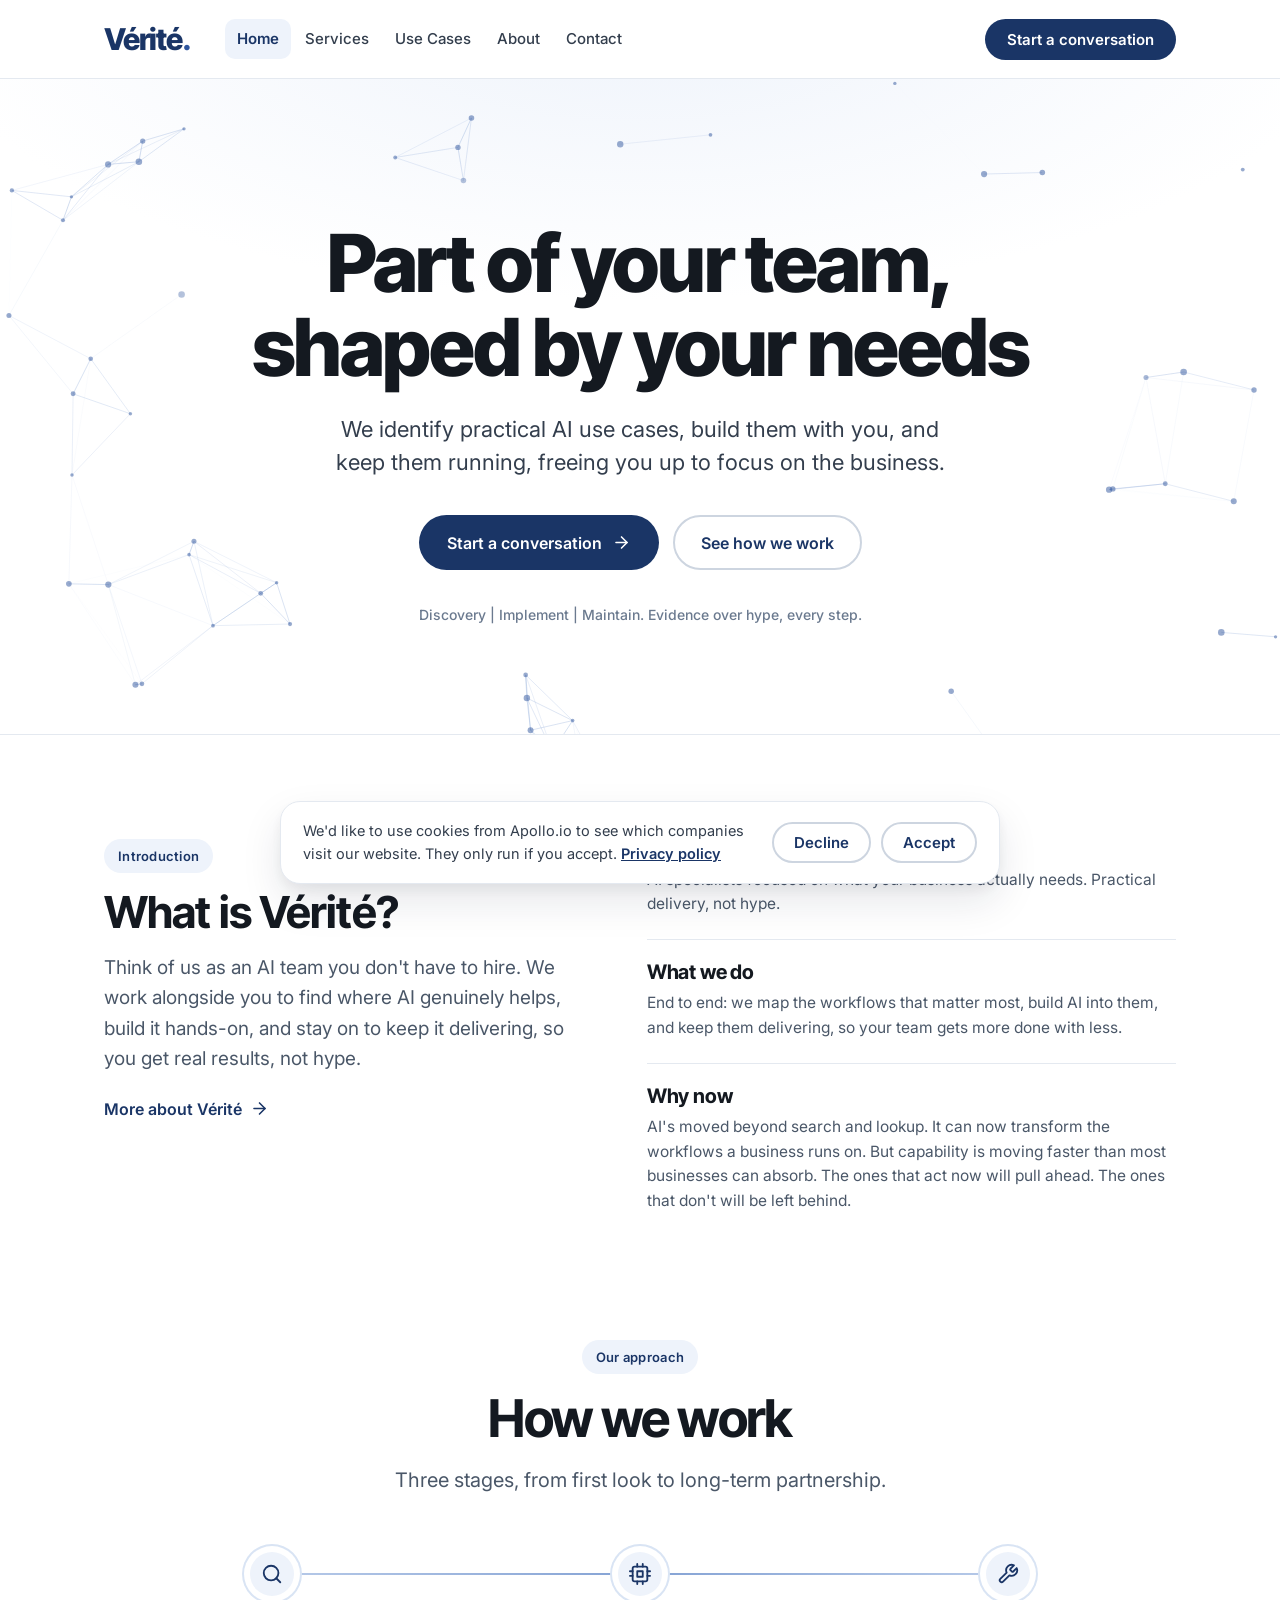
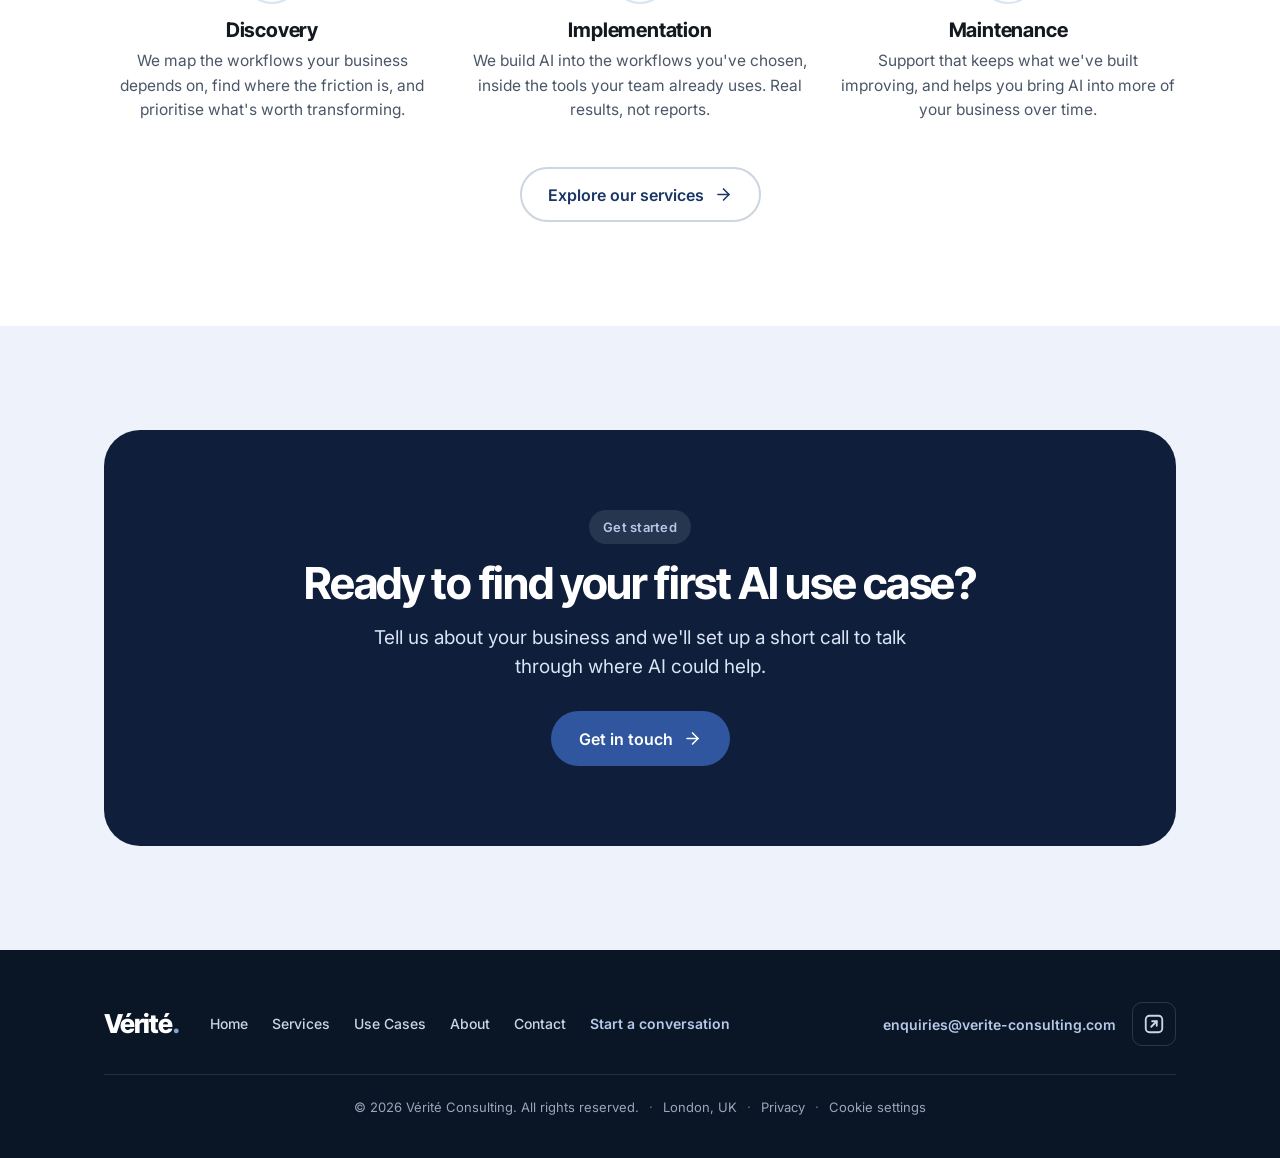
<file: index.html>
<!DOCTYPE html>
<html lang="en">
<head>
<meta charset="utf-8">
<meta name="viewport" content="width=device-width, initial-scale=1">
<title>Vérité | Part of your team, shaped by your needs</title>
<meta name="description" content="Vérité is a dedicated AI consultancy for small and mid-sized businesses. We identify practical AI use cases, build them with you, and keep them running." />
<link rel="canonical" href="https://verite-consulting.com/" />
<meta name="theme-color" content="#1A3566" />

<!-- Icons -->
<link rel="icon" href="/favicon.ico?v=20261009b" sizes="any" />
<link rel="icon" href="/favicon.svg?v=20261009b" type="image/svg+xml" />
<link rel="icon" type="image/png" sizes="96x96" href="/favicon-96x96.png?v=20261009b" />
<link rel="apple-touch-icon" sizes="180x180" href="/apple-touch-icon.png?v=20261009b" />
<link rel="manifest" href="/site.webmanifest?v=20261009b" />

<!-- Open Graph (Facebook, LinkedIn, Slack, WhatsApp) -->
<meta property="og:type" content="website" />
<meta property="og:site_name" content="Vérité" />
<meta property="og:url" content="https://verite-consulting.com/" />
<meta property="og:title" content="Vérité | Part of your team, shaped by your needs" />
<meta property="og:description" content="Vérité is a dedicated AI consultancy for small and mid-sized businesses. We identify practical AI use cases, build them with you, and keep them running." />
<meta property="og:image" content="https://verite-consulting.com/og-image.png" />
<meta property="og:image:width" content="2400" />
<meta property="og:image:height" content="1260" />
<meta property="og:image:alt" content="Vérité, an AI consultancy. Part of your team, shaped by your needs." />
<meta property="og:locale" content="en_GB" />

<!-- Twitter / X -->
<meta name="twitter:card" content="summary_large_image" />
<meta name="twitter:title" content="Vérité | Part of your team, shaped by your needs" />
<meta name="twitter:description" content="Vérité is a dedicated AI consultancy for small and mid-sized businesses. We identify practical AI use cases, build them with you, and keep them running." />
<meta name="twitter:image" content="https://verite-consulting.com/og-image.png" />
<meta name="twitter:image:alt" content="Vérité, an AI consultancy. Part of your team, shaped by your needs." />

<script>document.documentElement.classList.add('js')</script>
<link rel="preconnect" href="https://fonts.googleapis.com">
<link rel="preconnect" href="https://fonts.gstatic.com" crossorigin>
<link rel="stylesheet" href="https://fonts.googleapis.com/css2?family=Inter:wght@400;500;600;700&family=Inter+Tight:wght@600;700;800&family=JetBrains+Mono:wght@500;600&display=swap">
<link rel="stylesheet" href="/assets/css/site.css?v=20261015a">
</head>
<body>
<header class="site"><div class="wrap bar">
  <a href="/" class="wordmark">Vérité<span class="dot">.</span></a>
  <nav class="top" aria-label="Primary">
    <a href="/" aria-current="page">Home</a><a href="/services/">Services</a><a href="/use-cases/">Use Cases</a><a href="/about/">About</a><a href="/contact/">Contact</a>
  </nav>
  <div class="cta"><a class="btn btn-primary btn-sm" href="/contact/">Start a conversation</a></div>
  <details class="menu">
    <summary aria-label="Open menu"><span class="menu__bars"></span></summary>
    <nav class="menu__nav" aria-label="Primary">
      <a href="/" aria-current="page">Home</a><a href="/services/">Services</a><a href="/use-cases/">Use Cases</a><a href="/about/">About</a><a href="/contact/">Contact</a>
      <a class="menu__cta" href="/contact/">Start a conversation</a>
    </nav>
  </details>
</div></header>

<main>
<!-- HERO -->
<section id="hero" class="hero">
  <canvas id="hero-net" class="hero-net" aria-hidden="true" style="position:absolute;top:0;left:0;width:100%;height:100%;z-index:0;pointer-events:none"></canvas>
  <div class="wrap" style="position:relative;z-index:1">
    <h1 class="reveal d1">Part of your team, shaped by your needs</h1>
    <p class="lede reveal d2">We identify practical AI use cases, build them with you, and keep them running, freeing you up to focus on the business.</p>
    <div class="cta-row reveal d3">
      <a class="btn btn-primary" href="/contact/">Start a conversation
        <svg width="19" height="19" viewBox="0 0 24 24" fill="none" stroke="currentColor" stroke-width="2" stroke-linecap="round" stroke-linejoin="round" aria-hidden="true"><line x1="5" y1="12" x2="19" y2="12"/><polyline points="12 5 19 12 12 19"/></svg></a>
      <a class="btn btn-ghost" href="/services/">See how we work</a>
    </div>
    <p class="trust reveal d3">Discovery | Implement | Maintain. Evidence over hype, every step.</p>
  </div>
</section>

<!-- INTRODUCTION (condensed; full version on /about/) -->
<section id="introduction" class="pad">
  <div class="wrap">
    <div class="split">
      <div class="split__intro reveal">
        <span class="eyebrow">Introduction</span>
        <h2>What is Vérité?</h2>
        <p>Think of us as an AI team you don't have to hire. We work alongside you to find where AI genuinely helps, build it hands-on, and stay on to keep it delivering, so you get real results, not hype.</p>
        <a class="more" href="/about/">More about Vérité <svg width="19" height="19" viewBox="0 0 24 24" fill="none" stroke="currentColor" stroke-width="2" stroke-linecap="round" stroke-linejoin="round" aria-hidden="true"><line x1="5" y1="12" x2="19" y2="12"/><polyline points="12 5 19 12 12 19"/></svg></a>
      </div>
      <div class="points reveal">
        <div class="point"><h3>Who we are</h3><p>AI specialists focused on what your business actually needs. Practical delivery, not hype.</p></div>
        <div class="point"><h3>What we do</h3><p>End to end: we map the workflows that matter most, build AI into them, and keep them delivering, so your team gets more done with less.</p></div>
        <div class="point"><h3>Why now</h3><p>AI's moved beyond search and lookup. It can now transform the workflows a business runs on. But capability is moving faster than most businesses can absorb. The ones that act now will pull ahead. The ones that don't will be left behind.</p></div>
      </div>
    </div>
  </div>
</section>

<!-- APPROACH (teaser; full version with outputs on /services/) -->
<section id="approach" class="pad" style="padding-top:0">
  <div class="wrap">
    <div class="head"><span class="eyebrow reveal">Our approach</span><h2 class="reveal">How we work</h2><p class="reveal">Three stages, from first look to long-term partnership.</p></div>
    <div class="timeline">
      <div class="phase reveal">
        <div class="phase__node"><svg width="22" height="22" viewBox="0 0 24 24" fill="none" stroke="currentColor" stroke-width="2" stroke-linecap="round" stroke-linejoin="round" aria-hidden="true"><circle cx="11" cy="11" r="8"/><line x1="21" y1="21" x2="16.65" y2="16.65"/></svg></div>
        <div class="phase__body">
          <div class="phase__meta"><h3>Discovery</h3></div>
          <p>We map the workflows your business depends on, find where the friction is, and prioritise what's worth transforming.</p>
        </div>
      </div>
      <div class="phase reveal">
        <div class="phase__node"><svg width="22" height="22" viewBox="0 0 24 24" fill="none" stroke="currentColor" stroke-width="2" stroke-linecap="round" stroke-linejoin="round" aria-hidden="true"><rect x="4" y="4" width="16" height="16" rx="2"/><rect x="9" y="9" width="6" height="6"/><line x1="9" y1="1" x2="9" y2="4"/><line x1="15" y1="1" x2="15" y2="4"/><line x1="9" y1="20" x2="9" y2="23"/><line x1="15" y1="20" x2="15" y2="23"/><line x1="20" y1="9" x2="23" y2="9"/><line x1="20" y1="14" x2="23" y2="14"/><line x1="1" y1="9" x2="4" y2="9"/><line x1="1" y1="14" x2="4" y2="14"/></svg></div>
        <div class="phase__body">
          <div class="phase__meta"><h3>Implementation</h3></div>
          <p>We build AI into the workflows you've chosen, inside the tools your team already uses. Real results, not reports.</p>
        </div>
      </div>
      <div class="phase reveal">
        <div class="phase__node"><svg width="22" height="22" viewBox="0 0 24 24" fill="none" stroke="currentColor" stroke-width="2" stroke-linecap="round" stroke-linejoin="round" aria-hidden="true"><path d="M14.7 6.3a1 1 0 0 0 0 1.4l1.6 1.6a1 1 0 0 0 1.4 0l3.77-3.77a6 6 0 0 1-7.94 7.94l-6.91 6.91a2.12 2.12 0 0 1-3-3l6.91-6.91a6 6 0 0 1 7.94-7.94l-3.76 3.76z"/></svg></div>
        <div class="phase__body">
          <div class="phase__meta"><h3>Maintenance</h3></div>
          <p>Support that keeps what we've built improving, and helps you bring AI into more of your business over time.</p>
        </div>
      </div>
    </div>
    <div class="actions reveal"><a class="btn btn-ghost" href="/services/">Explore our services <svg width="19" height="19" viewBox="0 0 24 24" fill="none" stroke="currentColor" stroke-width="2" stroke-linecap="round" stroke-linejoin="round" aria-hidden="true"><line x1="5" y1="12" x2="19" y2="12"/><polyline points="12 5 19 12 12 19"/></svg></a></div>
  </div>
</section>

<!-- CTA -->
<section class="tint pad">
  <div class="wrap">
    <div class="cta-panel reveal">
      <span class="eyebrow">Get started</span>
      <h2 style="margin-top:16px">Ready to find your first AI use case?</h2>
      <p>Tell us about your business and we'll set up a short call to talk through where AI could help.</p>
      <a class="btn btn-accent" href="/contact/">Get in touch
        <svg width="19" height="19" viewBox="0 0 24 24" fill="none" stroke="currentColor" stroke-width="2" stroke-linecap="round" stroke-linejoin="round" aria-hidden="true"><line x1="5" y1="12" x2="19" y2="12"/><polyline points="12 5 19 12 12 19"/></svg></a>
    </div>
  </div>
</section>

</main>

<!-- FOOTER -->
<footer class="site">
  <div class="wrap footer-inner">
    <div class="footer-top">
      <div class="footer-left">
        <a href="/" class="wordmark">Vérité<span class="dot">.</span></a>
        <nav class="footer-nav" aria-label="Footer">
          <a href="/">Home</a>
          <a href="/services/">Services</a>
          <a href="/use-cases/">Use Cases</a>
          <a href="/about/">About</a>
          <a href="/contact/">Contact</a>
          <a class="footer-cta" href="/contact/">Start a conversation</a>
        </nav>
      </div>
      <div class="footer-right">
        <a class="footer-email" href="mailto:enquiries@verite-consulting.com">enquiries@verite-consulting.com</a>
        <a class="footer-social" href="https://www.linkedin.com/company/v%C3%A9rit%C3%A9-consulting/" target="_blank" rel="noopener noreferrer" aria-label="Vérité on LinkedIn">
          <!-- Neutral external-link icon (not the LinkedIn brand mark). Paste LinkedIn's official brand SVG here to use the exact logo. -->
          <svg width="22" height="22" viewBox="0 0 24 24" fill="none" stroke="currentColor" stroke-width="2" stroke-linecap="round" stroke-linejoin="round" aria-hidden="true"><rect x="3" y="3" width="18" height="18" rx="4"/><line x1="9" y1="15" x2="15" y2="9"/><polyline points="10 9 15 9 15 14"/></svg>
        </a>
      </div>
    </div>
    <div class="footer-bottom">
      <span>© <span id="footer-year">2026</span> Vérité Consulting. All rights reserved.</span>
      <span class="sep" aria-hidden="true">·</span>
      <span>London, UK</span>
      <span class="sep" aria-hidden="true">·</span>
      <a href="/privacy/">Privacy</a>
      <span class="cookie-link" hidden><span class="sep" aria-hidden="true">·</span><button type="button" class="cookie-settings" data-cookie-settings>Cookie settings</button></span>
    </div>
  </div>
</footer>
<script src="/assets/js/site.js?v=20261008b"></script>
<script src="/assets/js/consent.js?v=20261015a"></script>
<script src="/assets/js/hero-net.js?v=20261008h"></script>
</body>
</html>
</file>
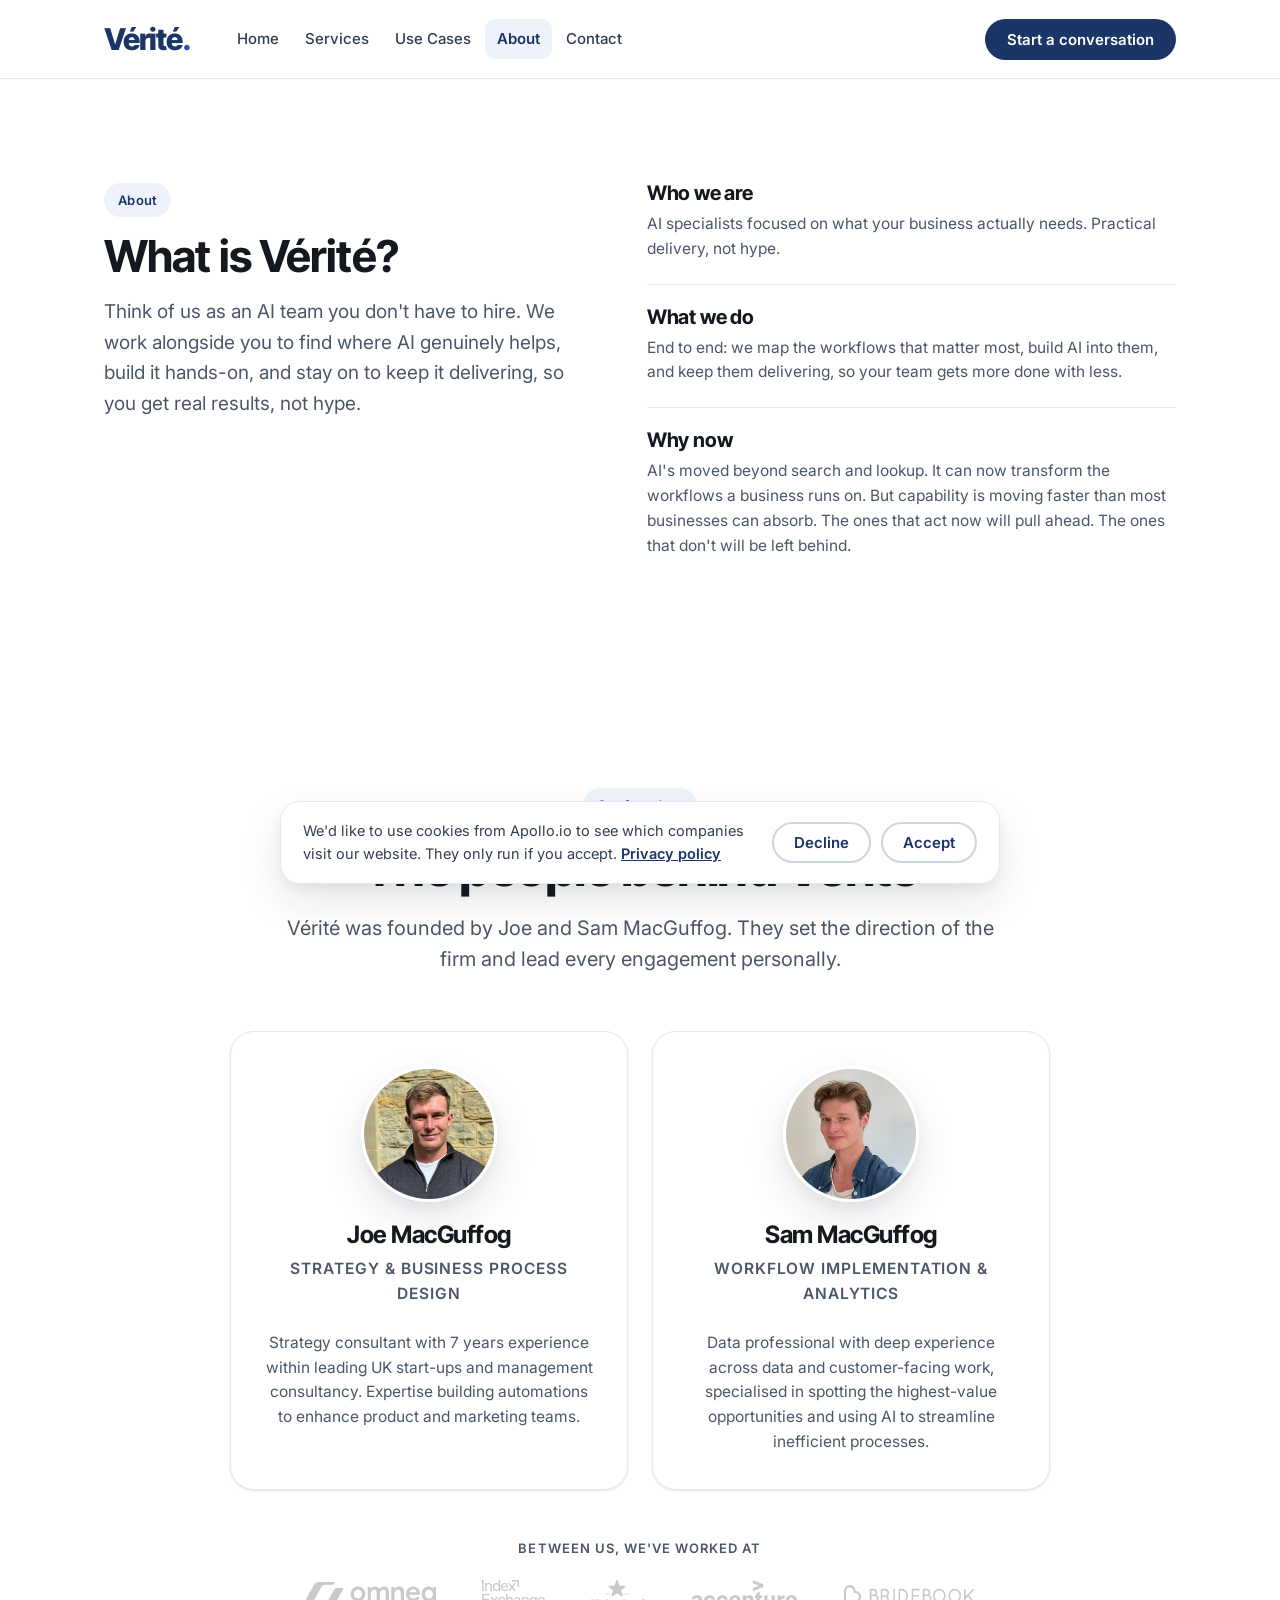
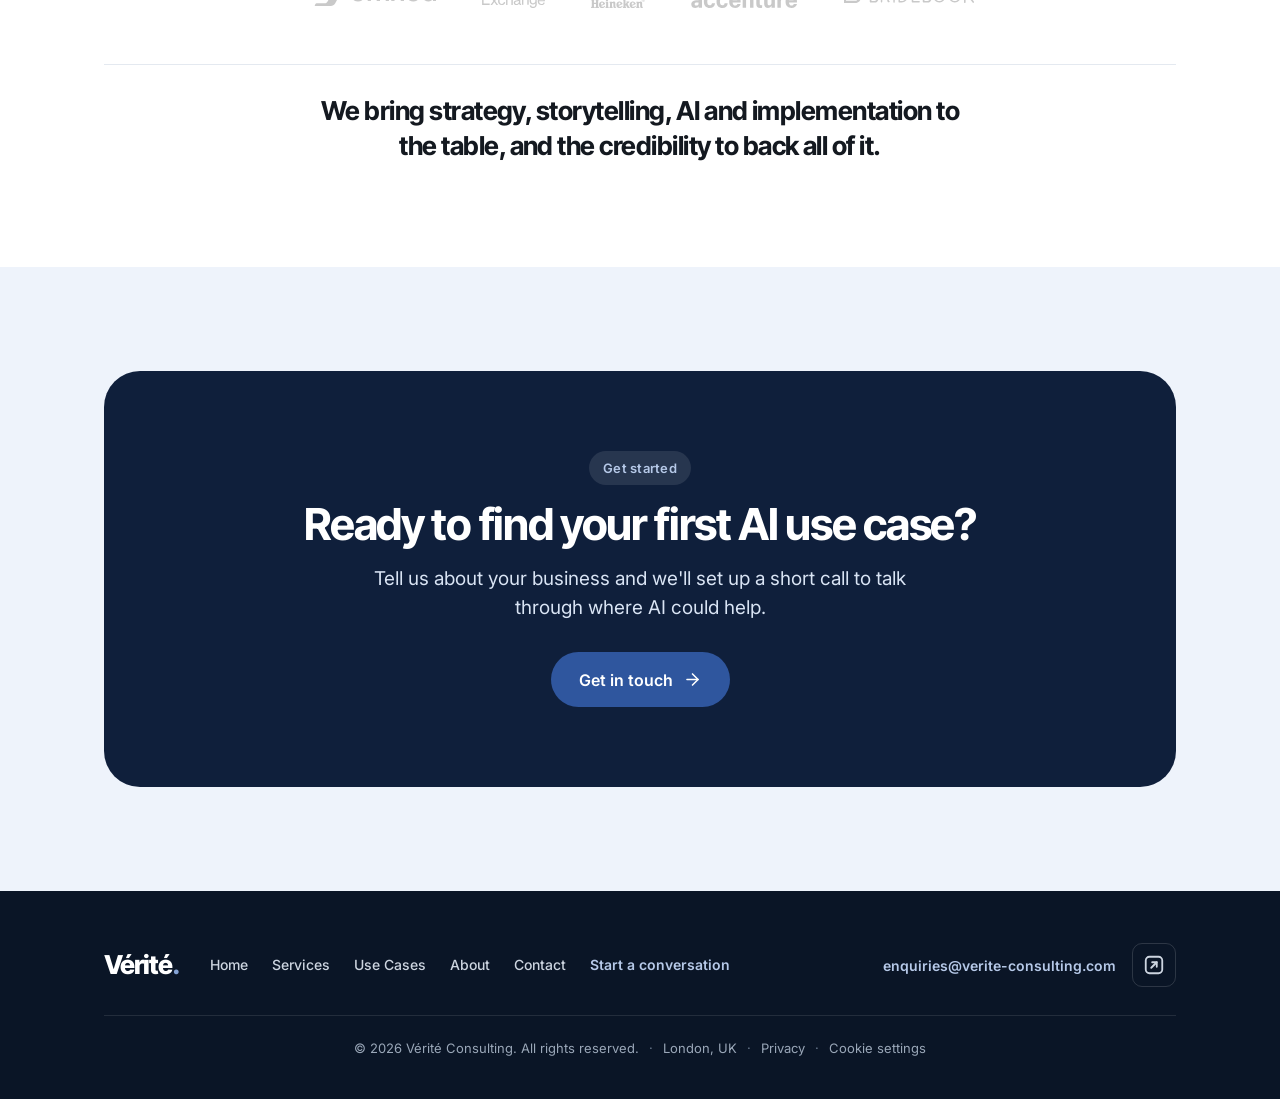
<file: about/index.html>
<!DOCTYPE html>
<html lang="en">
<head>
<meta charset="utf-8">
<meta name="viewport" content="width=device-width, initial-scale=1">
<title>About | Vérité</title>
<meta name="description" content="Vérité is an AI consultancy run by Joe and Sam MacGuffog, bringing strategy, data and hands-on AI implementation to small and mid-sized businesses." />
<link rel="canonical" href="https://verite-consulting.com/about/" />
<meta name="theme-color" content="#1A3566" />

<!-- Icons -->
<link rel="icon" href="/favicon.ico?v=20261009b" sizes="any" />
<link rel="icon" href="/favicon.svg?v=20261009b" type="image/svg+xml" />
<link rel="icon" type="image/png" sizes="96x96" href="/favicon-96x96.png?v=20261009b" />
<link rel="apple-touch-icon" sizes="180x180" href="/apple-touch-icon.png?v=20261009b" />
<link rel="manifest" href="/site.webmanifest?v=20261009b" />

<!-- Open Graph (Facebook, LinkedIn, Slack, WhatsApp) -->
<meta property="og:type" content="website" />
<meta property="og:site_name" content="Vérité" />
<meta property="og:url" content="https://verite-consulting.com/about/" />
<meta property="og:title" content="About | Vérité" />
<meta property="og:description" content="Vérité is an AI consultancy run by Joe and Sam MacGuffog, bringing strategy, data and hands-on AI implementation to small and mid-sized businesses." />
<meta property="og:image" content="https://verite-consulting.com/og-image.png" />
<meta property="og:image:width" content="2400" />
<meta property="og:image:height" content="1260" />
<meta property="og:image:alt" content="Vérité, an AI consultancy. Part of your team, shaped by your needs." />
<meta property="og:locale" content="en_GB" />

<!-- Twitter / X -->
<meta name="twitter:card" content="summary_large_image" />
<meta name="twitter:title" content="About | Vérité" />
<meta name="twitter:description" content="Vérité is an AI consultancy run by Joe and Sam MacGuffog, bringing strategy, data and hands-on AI implementation to small and mid-sized businesses." />
<meta name="twitter:image" content="https://verite-consulting.com/og-image.png" />
<meta name="twitter:image:alt" content="Vérité, an AI consultancy. Part of your team, shaped by your needs." />

<script>document.documentElement.classList.add('js')</script>
<link rel="preconnect" href="https://fonts.googleapis.com">
<link rel="preconnect" href="https://fonts.gstatic.com" crossorigin>
<link rel="stylesheet" href="https://fonts.googleapis.com/css2?family=Inter:wght@400;500;600;700&family=Inter+Tight:wght@600;700;800&family=JetBrains+Mono:wght@500;600&display=swap">
<link rel="stylesheet" href="/assets/css/site.css?v=20261015a">
</head>
<body>
<header class="site"><div class="wrap bar">
  <a href="/" class="wordmark">Vérité<span class="dot">.</span></a>
  <nav class="top" aria-label="Primary">
    <a href="/">Home</a><a href="/services/">Services</a><a href="/use-cases/">Use Cases</a><a href="/about/" aria-current="page">About</a><a href="/contact/">Contact</a>
  </nav>
  <div class="cta"><a class="btn btn-primary btn-sm" href="/contact/">Start a conversation</a></div>
  <details class="menu">
    <summary aria-label="Open menu"><span class="menu__bars"></span></summary>
    <nav class="menu__nav" aria-label="Primary">
      <a href="/">Home</a><a href="/services/">Services</a><a href="/use-cases/">Use Cases</a><a href="/about/" aria-current="page">About</a><a href="/contact/">Contact</a>
      <a class="menu__cta" href="/contact/">Start a conversation</a>
    </nav>
  </details>
</div></header>

<main>
<!-- WHAT IS VÉRITÉ? (in full) -->
<section id="introduction" class="pad">
  <div class="wrap">
    <div class="split">
      <div class="split__intro reveal">
        <span class="eyebrow">About</span>
        <h1>What is Vérité?</h1>
        <p>Think of us as an AI team you don't have to hire. We work alongside you to find where AI genuinely helps, build it hands-on, and stay on to keep it delivering, so you get real results, not hype.</p>
      </div>
      <div class="points reveal">
        <div class="point"><h3>Who we are</h3><p>AI specialists focused on what your business actually needs. Practical delivery, not hype.</p></div>
        <div class="point"><h3>What we do</h3><p>End to end: we map the workflows that matter most, build AI into them, and keep them delivering, so your team gets more done with less.</p></div>
        <div class="point"><h3>Why now</h3><p>AI's moved beyond search and lookup. It can now transform the workflows a business runs on. But capability is moving faster than most businesses can absorb. The ones that act now will pull ahead. The ones that don't will be left behind.</p></div>
      </div>
    </div>
  </div>
</section>

<!-- TEAM -->
<section id="team" class="pad">
  <div class="wrap">
    <div class="head"><span class="eyebrow reveal">Our founders</span><h2 class="reveal">The people behind Vérité</h2><p class="reveal">Vérité was founded by Joe and Sam MacGuffog. They set the direction of the firm and lead every engagement personally.</p></div>
    <div class="grid g2" style="max-width:820px;margin:0 auto">
      <div class="card person reveal"><img src="/assets/joe.jpg" alt="Joe MacGuffog" width="136" height="136" loading="lazy"><h3>Joe MacGuffog</h3><p class="role">Strategy &amp; Business Process Design</p><p>Strategy consultant with 7 years experience within leading UK start-ups and management consultancy. Expertise building automations to enhance product and marketing teams.</p></div>
      <div class="card person reveal d1"><img src="/assets/sam.jpg" alt="Sam MacGuffog" width="136" height="136" loading="lazy"><h3>Sam MacGuffog</h3><p class="role">Workflow Implementation &amp; Analytics</p><p>Data professional with deep experience across data and customer-facing work, specialised in spotting the highest-value opportunities and using AI to streamline inefficient processes.</p></div>
    </div>

    <div class="logos reveal" style="margin-top:48px">
      <p class="logo-cap">Between us, we've worked at</p>
      <div class="logo-row" aria-label="Companies the team has worked at: Omnea, Index Exchange, Heineken, Accenture, Bridebook">
        <img class="logo" src="/assets/logos/omnea.svg" alt="Omnea" height="28"><img class="logo" src="/assets/logos/index-exchange.svg" alt="Index Exchange" height="28"><img class="logo" src="/assets/logos/heineken.svg" alt="Heineken" height="28"><img class="logo" src="/assets/logos/accenture.svg" alt="Accenture" height="28"><img class="logo" src="/assets/logos/bridebook.svg" alt="Bridebook" height="28">
      </div>
    </div>

    <div style="margin-top:56px;padding-top:28px;border-top:1px solid var(--slate-200);text-align:center">
      <p class="reveal" style="margin:0 auto;max-width:680px;font-family:var(--font-display);font-weight:700;font-size:26px;letter-spacing:-0.02em;line-height:1.35;color:var(--text-strong)">We bring strategy, storytelling, AI and implementation to the table, and the credibility to back all of it.</p>
    </div>
  </div>
</section>

<!-- CTA -->
<section class="tint pad">
  <div class="wrap">
    <div class="cta-panel reveal">
      <span class="eyebrow">Get started</span>
      <h2 style="margin-top:16px">Ready to find your first AI use case?</h2>
      <p>Tell us about your business and we'll set up a short call to talk through where AI could help.</p>
      <a class="btn btn-accent" href="/contact/">Get in touch
        <svg width="19" height="19" viewBox="0 0 24 24" fill="none" stroke="currentColor" stroke-width="2" stroke-linecap="round" stroke-linejoin="round" aria-hidden="true"><line x1="5" y1="12" x2="19" y2="12"/><polyline points="12 5 19 12 12 19"/></svg></a>
    </div>
  </div>
</section>

</main>

<!-- FOOTER -->
<footer class="site">
  <div class="wrap footer-inner">
    <div class="footer-top">
      <div class="footer-left">
        <a href="/" class="wordmark">Vérité<span class="dot">.</span></a>
        <nav class="footer-nav" aria-label="Footer">
          <a href="/">Home</a>
          <a href="/services/">Services</a>
          <a href="/use-cases/">Use Cases</a>
          <a href="/about/">About</a>
          <a href="/contact/">Contact</a>
          <a class="footer-cta" href="/contact/">Start a conversation</a>
        </nav>
      </div>
      <div class="footer-right">
        <a class="footer-email" href="mailto:enquiries@verite-consulting.com">enquiries@verite-consulting.com</a>
        <a class="footer-social" href="https://www.linkedin.com/company/v%C3%A9rit%C3%A9-consulting/" target="_blank" rel="noopener noreferrer" aria-label="Vérité on LinkedIn">
          <!-- Neutral external-link icon (not the LinkedIn brand mark). Paste LinkedIn's official brand SVG here to use the exact logo. -->
          <svg width="22" height="22" viewBox="0 0 24 24" fill="none" stroke="currentColor" stroke-width="2" stroke-linecap="round" stroke-linejoin="round" aria-hidden="true"><rect x="3" y="3" width="18" height="18" rx="4"/><line x1="9" y1="15" x2="15" y2="9"/><polyline points="10 9 15 9 15 14"/></svg>
        </a>
      </div>
    </div>
    <div class="footer-bottom">
      <span>© <span id="footer-year">2026</span> Vérité Consulting. All rights reserved.</span>
      <span class="sep" aria-hidden="true">·</span>
      <span>London, UK</span>
      <span class="sep" aria-hidden="true">·</span>
      <a href="/privacy/">Privacy</a>
      <span class="cookie-link" hidden><span class="sep" aria-hidden="true">·</span><button type="button" class="cookie-settings" data-cookie-settings>Cookie settings</button></span>
    </div>
  </div>
</footer>
<script src="/assets/js/site.js?v=20261008b"></script>
<script src="/assets/js/consent.js?v=20261015a"></script>
</body>
</html>
</file>
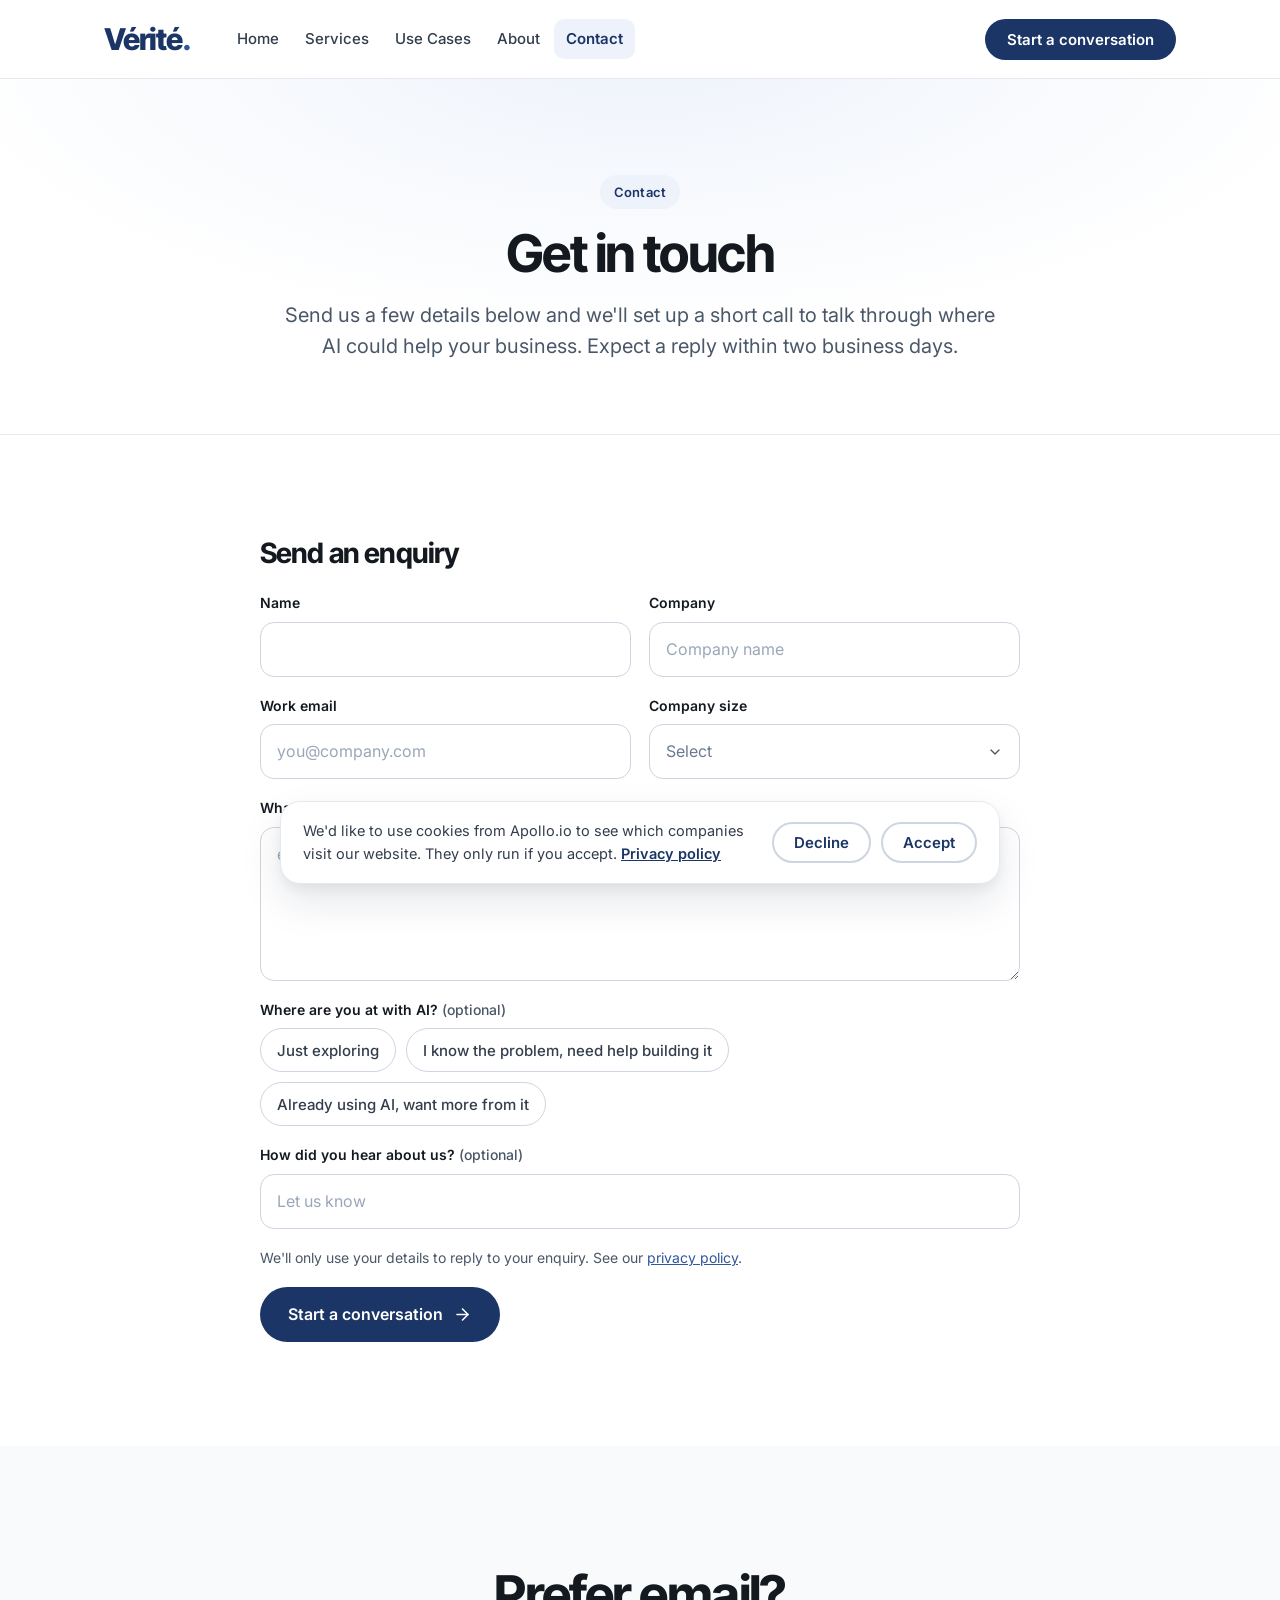
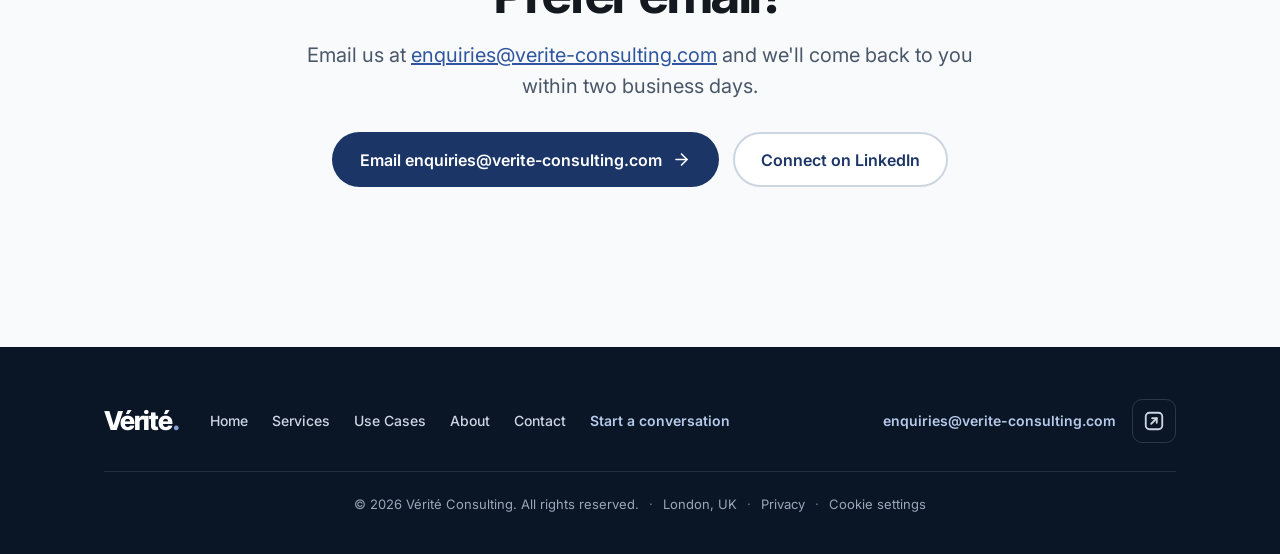
<file: contact/index.html>
<!DOCTYPE html>
<html lang="en">
<head>
<meta charset="utf-8">
<meta name="viewport" content="width=device-width, initial-scale=1">
<title>Contact | Vérité</title>
<meta name="description" content="Get in touch with Vérité. Email us or send an enquiry and we'll set up a short call to talk through where AI could help your business." />
<link rel="canonical" href="https://verite-consulting.com/contact/" />
<meta name="theme-color" content="#1A3566" />

<!-- Icons -->
<link rel="icon" href="/favicon.ico?v=20261009b" sizes="any" />
<link rel="icon" href="/favicon.svg?v=20261009b" type="image/svg+xml" />
<link rel="icon" type="image/png" sizes="96x96" href="/favicon-96x96.png?v=20261009b" />
<link rel="apple-touch-icon" sizes="180x180" href="/apple-touch-icon.png?v=20261009b" />
<link rel="manifest" href="/site.webmanifest?v=20261009b" />

<!-- Open Graph (Facebook, LinkedIn, Slack, WhatsApp) -->
<meta property="og:type" content="website" />
<meta property="og:site_name" content="Vérité" />
<meta property="og:url" content="https://verite-consulting.com/contact/" />
<meta property="og:title" content="Contact | Vérité" />
<meta property="og:description" content="Get in touch with Vérité. Email us or send an enquiry and we'll set up a short call to talk through where AI could help your business." />
<meta property="og:image" content="https://verite-consulting.com/og-image.png" />
<meta property="og:image:width" content="2400" />
<meta property="og:image:height" content="1260" />
<meta property="og:image:alt" content="Vérité, an AI consultancy. Part of your team, shaped by your needs." />
<meta property="og:locale" content="en_GB" />

<!-- Twitter / X -->
<meta name="twitter:card" content="summary_large_image" />
<meta name="twitter:title" content="Contact | Vérité" />
<meta name="twitter:description" content="Get in touch with Vérité. Email us or send an enquiry and we'll set up a short call to talk through where AI could help your business." />
<meta name="twitter:image" content="https://verite-consulting.com/og-image.png" />
<meta name="twitter:image:alt" content="Vérité, an AI consultancy. Part of your team, shaped by your needs." />

<script>document.documentElement.classList.add('js')</script>
<link rel="preconnect" href="https://fonts.googleapis.com">
<link rel="preconnect" href="https://fonts.gstatic.com" crossorigin>
<link rel="stylesheet" href="https://fonts.googleapis.com/css2?family=Inter:wght@400;500;600;700&family=Inter+Tight:wght@600;700;800&family=JetBrains+Mono:wght@500;600&display=swap">
<link rel="stylesheet" href="/assets/css/site.css?v=20261015a">
</head>
<body>
<header class="site"><div class="wrap bar">
  <a href="/" class="wordmark">Vérité<span class="dot">.</span></a>
  <nav class="top" aria-label="Primary">
    <a href="/">Home</a><a href="/services/">Services</a><a href="/use-cases/">Use Cases</a><a href="/about/">About</a><a href="/contact/" aria-current="page">Contact</a>
  </nav>
  <div class="cta"><a class="btn btn-primary btn-sm" href="/contact/">Start a conversation</a></div>
  <details class="menu">
    <summary aria-label="Open menu"><span class="menu__bars"></span></summary>
    <nav class="menu__nav" aria-label="Primary">
      <a href="/">Home</a><a href="/services/">Services</a><a href="/use-cases/">Use Cases</a><a href="/about/">About</a><a href="/contact/" aria-current="page">Contact</a>
      <a class="menu__cta" href="/contact/">Start a conversation</a>
    </nav>
  </details>
</div></header>

<main>
<!-- GET IN TOUCH -->
<section class="page-hero">
  <div class="wrap">
    <div class="head">
      <span class="eyebrow reveal">Contact</span>
      <h1 class="reveal">Get in touch</h1>
      <p class="reveal">Send us a few details below and we'll set up a short call to talk through where AI could help your business. Expect a reply within two business days.</p>
    </div>
  </div>
</section>

<!-- ENQUIRY FORM (native; posts to Web3Forms, which emails enquiries@verite-consulting.com) -->
<section id="enquiry" class="pad">
  <div class="wrap">
    <div class="form-card reveal">
      <h2>Send an enquiry</h2>
      <form class="enquiry-form" method="post" action="https://api.web3forms.com/submit">
        <input type="hidden" name="access_key" value="008dcaab-7459-49f6-9bf9-08f7900e1268">
        <input type="hidden" name="subject" value="New enquiry from the Vérité website">
        <input type="hidden" name="from_name" value="Vérité website">
        <input type="hidden" name="redirect" value="https://verite-consulting.com/contact/thanks/">
        <input type="checkbox" name="botcheck" class="hp" tabindex="-1" autocomplete="off" aria-hidden="true">
        <div class="row">
          <div class="field"><label for="f-name">Name</label><input id="f-name" name="name" type="text" required autocomplete="name"></div>
          <div class="field"><label for="f-company">Company</label><input id="f-company" name="company" type="text" required autocomplete="organization" placeholder="Company name"></div>
        </div>
        <div class="row">
          <div class="field"><label for="f-email">Work email</label><input id="f-email" name="email" type="email" required autocomplete="email" placeholder="you@company.com"></div>
          <div class="field"><label for="f-size">Company size</label>
            <select id="f-size" name="Company size" required>
              <option value="" selected disabled>Select</option>
              <option>1 to 10</option>
              <option>11 to 50</option>
              <option>51 to 200</option>
              <option>201 to 500</option>
              <option>500+</option>
            </select>
          </div>
        </div>
        <div class="field"><label for="f-help">What are you hoping AI could help with?</label><textarea id="f-help" name="What are you hoping AI could help with?" rows="5" required placeholder="e.g. our reporting takes days every month, or we've bought tools nobody uses properly"></textarea></div>
        <fieldset class="field choices-field">
          <legend>Where are you at with AI? <span class="opt">(optional)</span></legend>
          <div class="choices">
            <label class="choice"><input type="radio" name="Where are you at with AI?" value="Just exploring"><span>Just exploring</span></label>
            <label class="choice"><input type="radio" name="Where are you at with AI?" value="I know the problem, need help building it"><span>I know the problem, need help building it</span></label>
            <label class="choice"><input type="radio" name="Where are you at with AI?" value="Already using AI, want more from it"><span>Already using AI, want more from it</span></label>
          </div>
        </fieldset>
        <div class="field"><label for="f-hear">How did you hear about us? <span class="opt">(optional)</span></label><input id="f-hear" name="How did you hear about us?" type="text" placeholder="Let us know"></div>
        <p class="form-privacy">We'll only use your details to reply to your enquiry. See our <a href="/privacy/">privacy policy</a>.</p>
        <button class="btn btn-primary" type="submit">Start a conversation <svg width="19" height="19" viewBox="0 0 24 24" fill="none" stroke="currentColor" stroke-width="2" stroke-linecap="round" stroke-linejoin="round" aria-hidden="true"><line x1="5" y1="12" x2="19" y2="12"/><polyline points="12 5 19 12 12 19"/></svg></button>
      </form>
    </div>
  </div>
</section>

<!-- EMAIL (second option) -->
<section id="email" class="sunken pad">
  <div class="wrap">
    <div class="head">
      <h2 class="reveal">Prefer email?</h2>
      <p class="reveal">Email us at <a href="mailto:enquiries@verite-consulting.com">enquiries@verite-consulting.com</a> and we'll come back to you within two business days.</p>
      <div class="actions contact-actions reveal">
        <a class="btn btn-primary" href="mailto:enquiries@verite-consulting.com?subject=Starting%20a%20conversation%20with%20V%C3%A9rit%C3%A9">Email enquiries@verite-consulting.com
          <svg width="19" height="19" viewBox="0 0 24 24" fill="none" stroke="currentColor" stroke-width="2" stroke-linecap="round" stroke-linejoin="round" aria-hidden="true"><line x1="5" y1="12" x2="19" y2="12"/><polyline points="12 5 19 12 12 19"/></svg></a>
        <a class="btn btn-ghost" href="https://www.linkedin.com/company/v%C3%A9rit%C3%A9-consulting/" target="_blank" rel="noopener noreferrer">Connect on LinkedIn</a>
      </div>
    </div>
  </div>
</section>
</main>

<!-- FOOTER -->
<footer class="site">
  <div class="wrap footer-inner">
    <div class="footer-top">
      <div class="footer-left">
        <a href="/" class="wordmark">Vérité<span class="dot">.</span></a>
        <nav class="footer-nav" aria-label="Footer">
          <a href="/">Home</a>
          <a href="/services/">Services</a>
          <a href="/use-cases/">Use Cases</a>
          <a href="/about/">About</a>
          <a href="/contact/">Contact</a>
          <a class="footer-cta" href="/contact/">Start a conversation</a>
        </nav>
      </div>
      <div class="footer-right">
        <a class="footer-email" href="mailto:enquiries@verite-consulting.com">enquiries@verite-consulting.com</a>
        <a class="footer-social" href="https://www.linkedin.com/company/v%C3%A9rit%C3%A9-consulting/" target="_blank" rel="noopener noreferrer" aria-label="Vérité on LinkedIn">
          <!-- Neutral external-link icon (not the LinkedIn brand mark). Paste LinkedIn's official brand SVG here to use the exact logo. -->
          <svg width="22" height="22" viewBox="0 0 24 24" fill="none" stroke="currentColor" stroke-width="2" stroke-linecap="round" stroke-linejoin="round" aria-hidden="true"><rect x="3" y="3" width="18" height="18" rx="4"/><line x1="9" y1="15" x2="15" y2="9"/><polyline points="10 9 15 9 15 14"/></svg>
        </a>
      </div>
    </div>
    <div class="footer-bottom">
      <span>© <span id="footer-year">2026</span> Vérité Consulting. All rights reserved.</span>
      <span class="sep" aria-hidden="true">·</span>
      <span>London, UK</span>
      <span class="sep" aria-hidden="true">·</span>
      <a href="/privacy/">Privacy</a>
      <span class="cookie-link" hidden><span class="sep" aria-hidden="true">·</span><button type="button" class="cookie-settings" data-cookie-settings>Cookie settings</button></span>
    </div>
  </div>
</footer>
<script src="/assets/js/site.js?v=20261008b"></script>
<script src="/assets/js/consent.js?v=20261015a"></script>
</body>
</html>
</file>
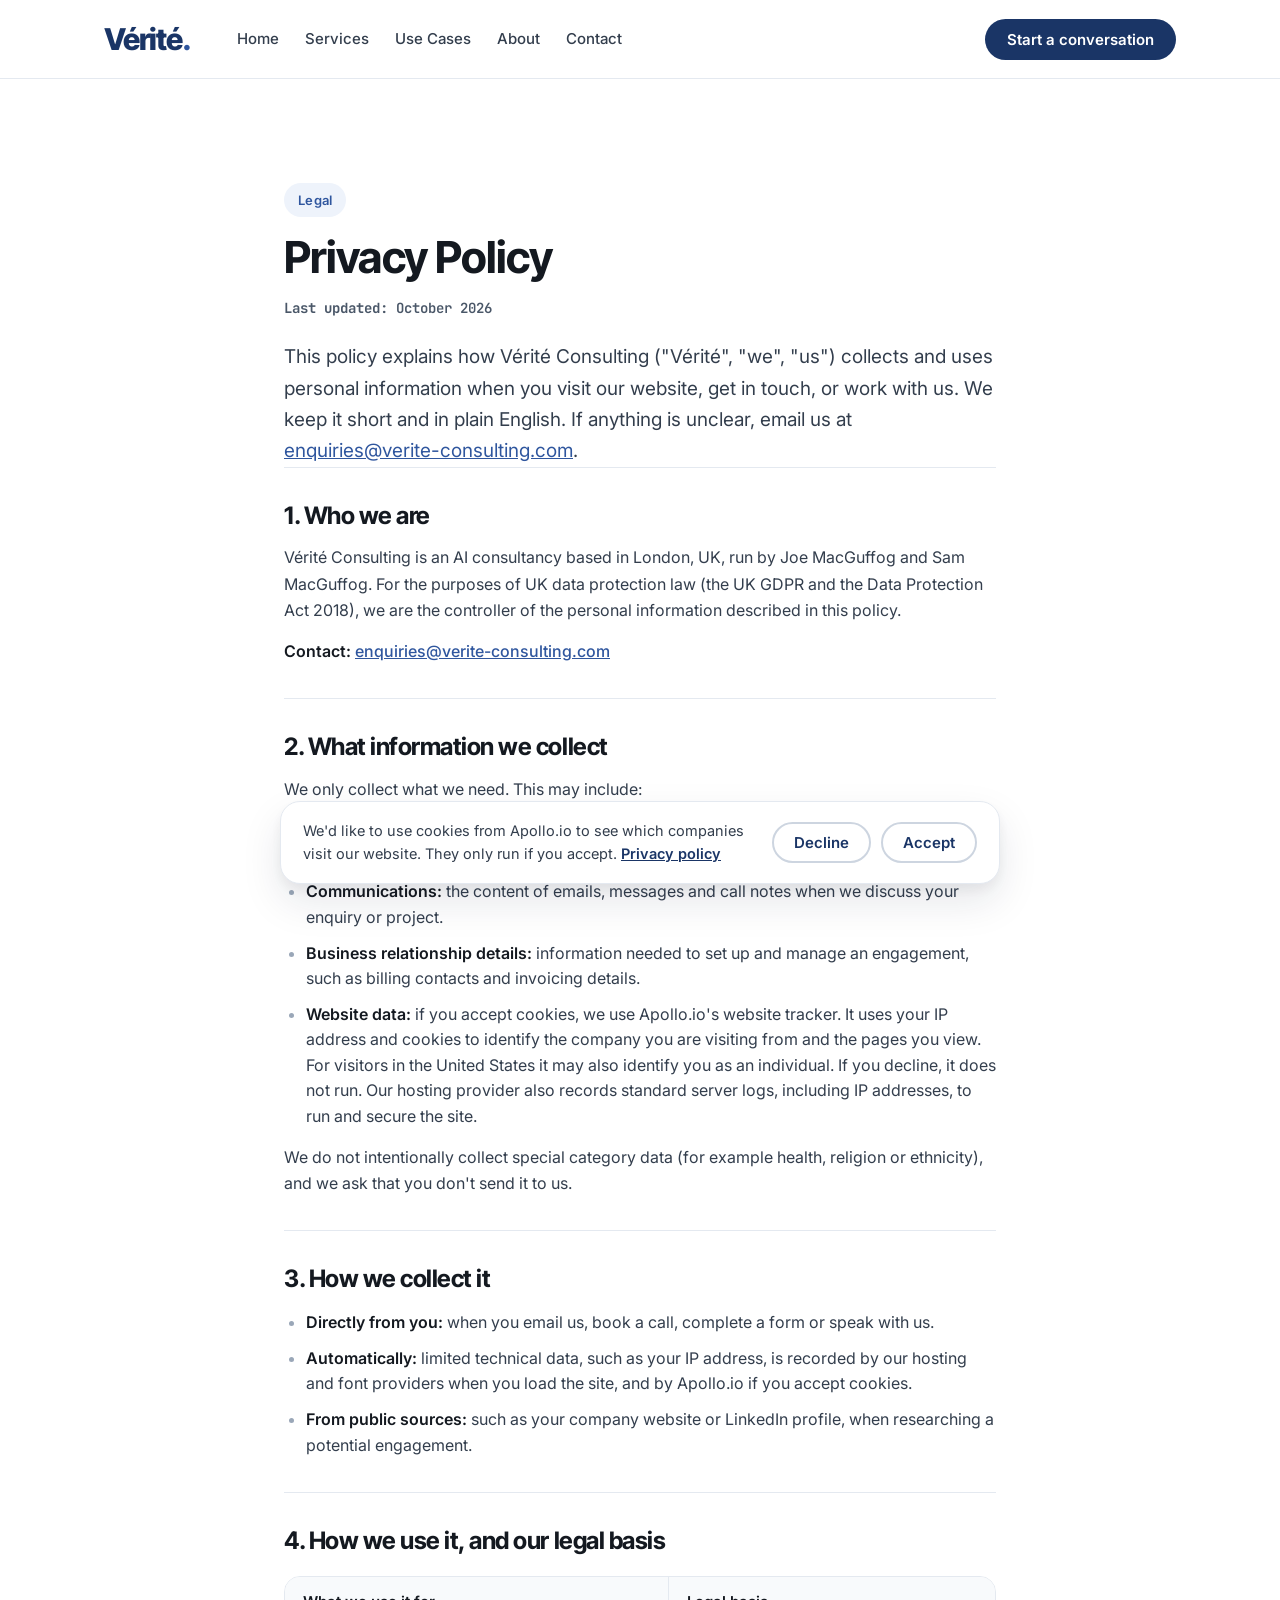
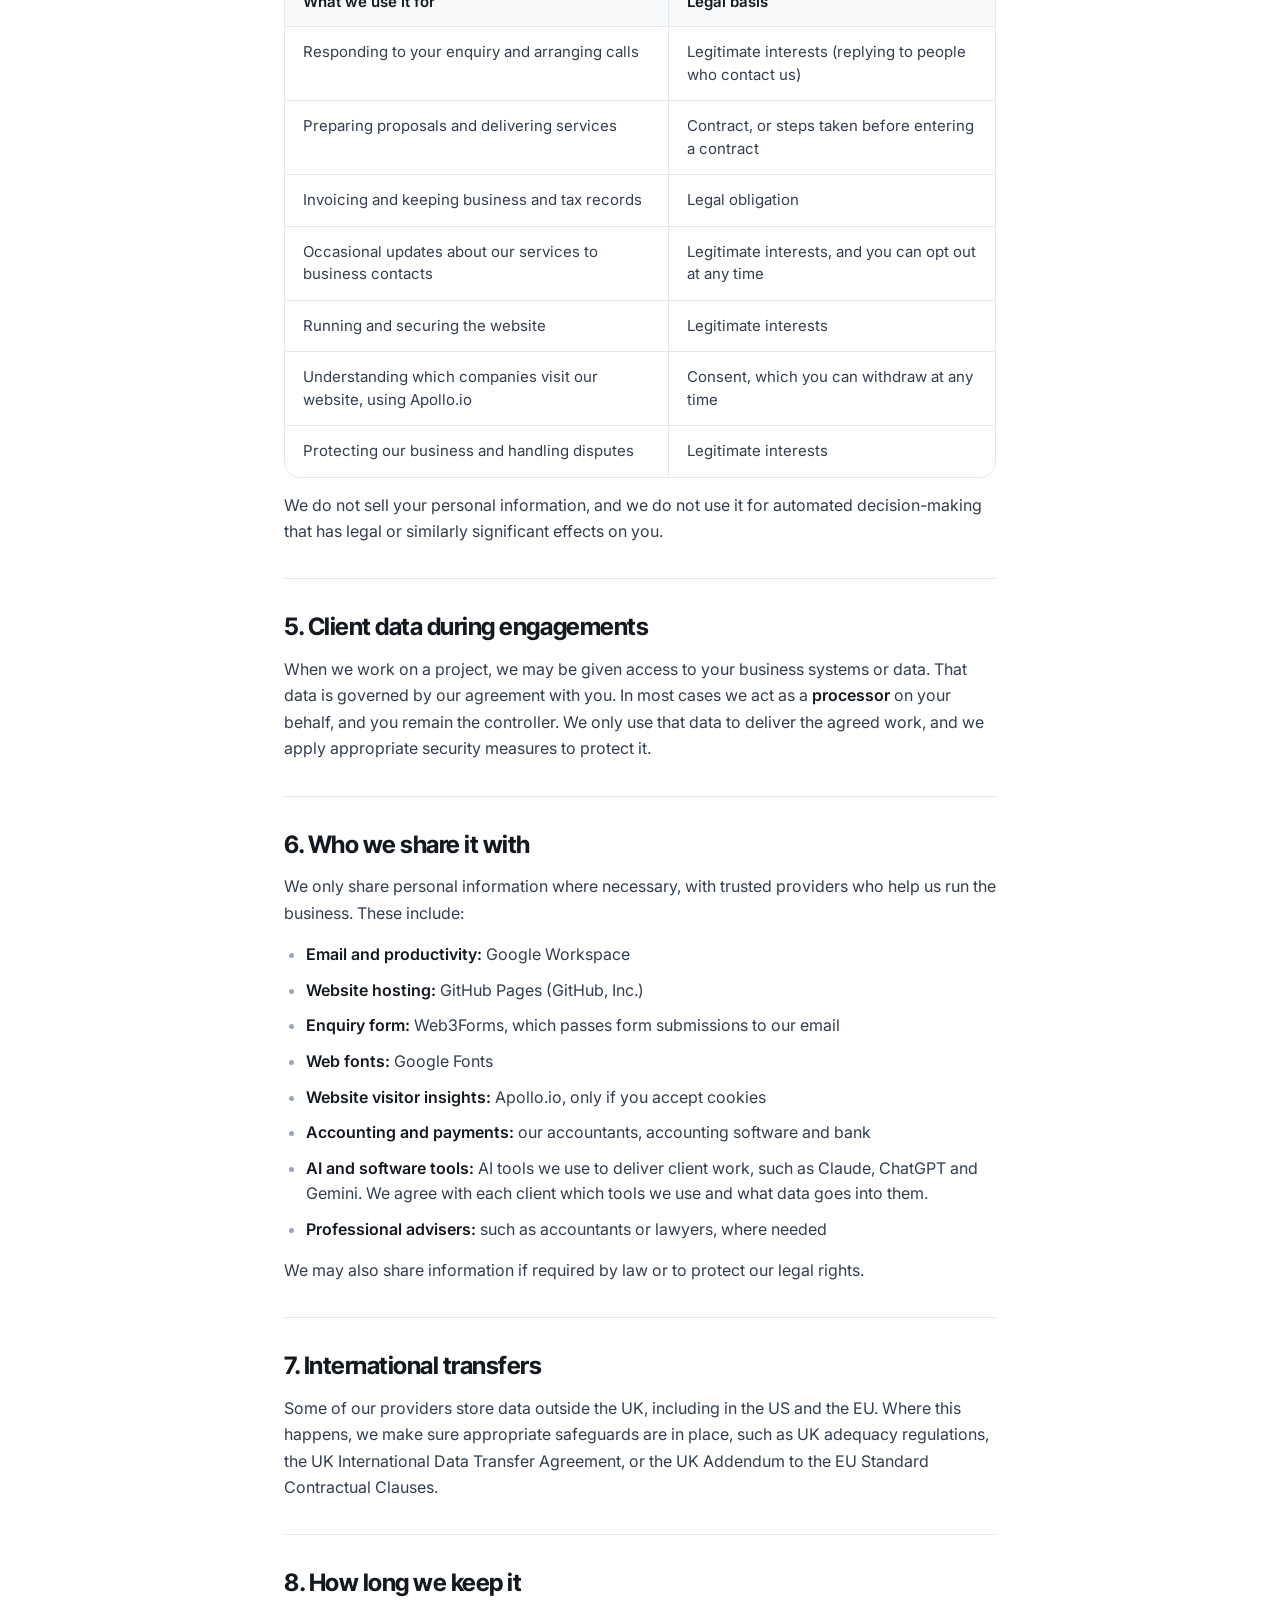
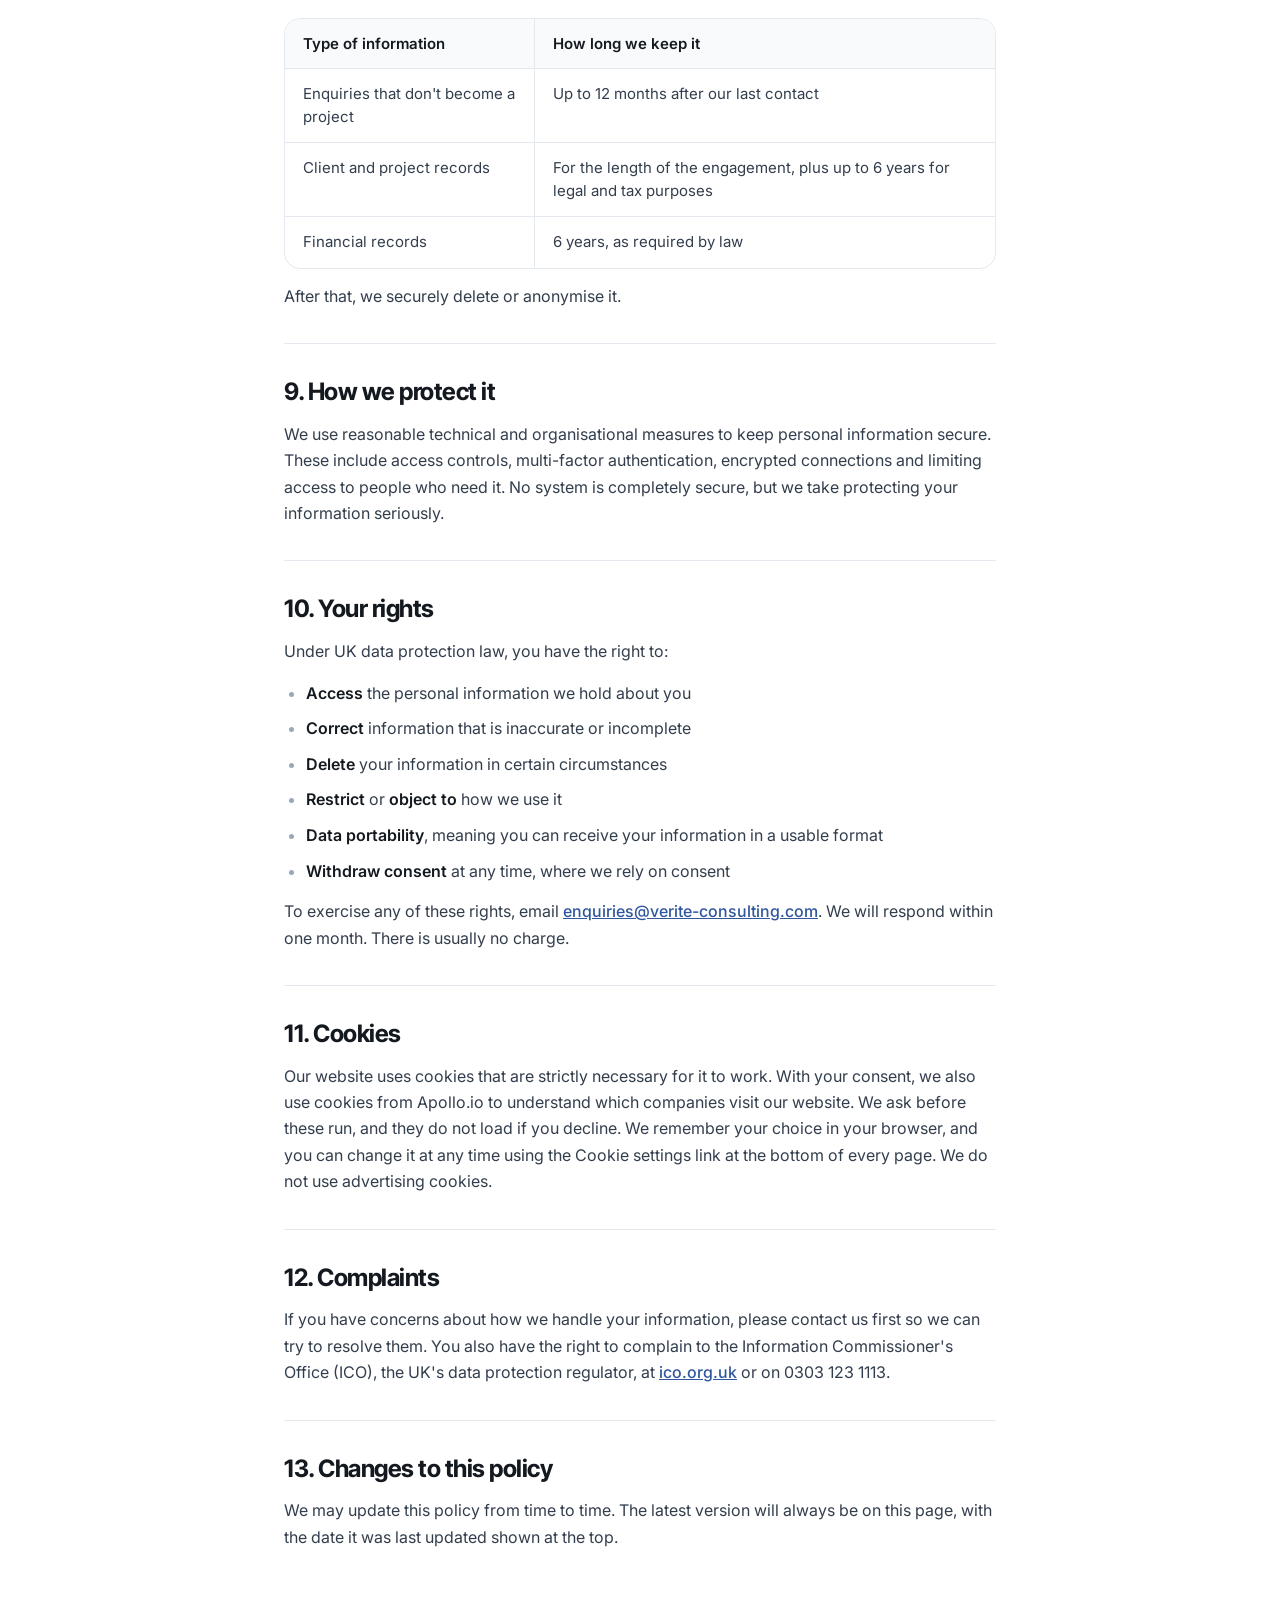
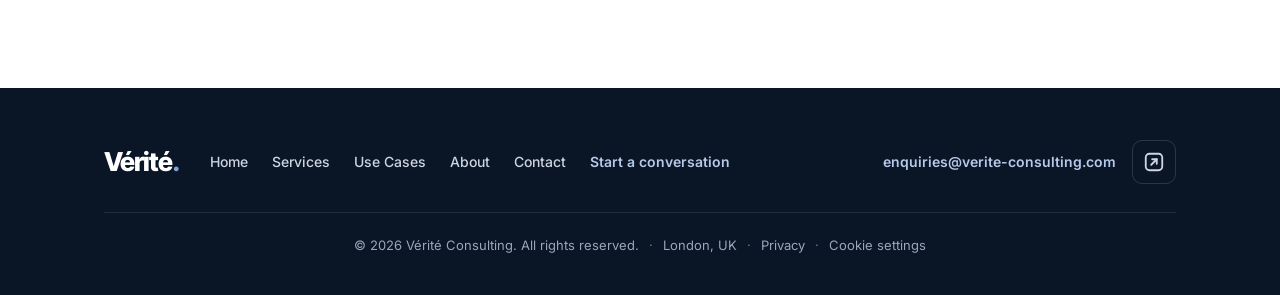
<file: privacy/index.html>
<!DOCTYPE html>
<html lang="en">
<head>
<meta charset="utf-8">
<meta name="viewport" content="width=device-width, initial-scale=1">
<title>Privacy Policy | Vérité</title>
<meta name="description" content="Vérité is a dedicated AI consultancy for small and mid-sized businesses. We identify practical AI use cases, build them with you, and keep them running." />
<link rel="canonical" href="https://verite-consulting.com/privacy/" />
<meta name="theme-color" content="#1A3566" />

<!-- Icons -->
<link rel="icon" href="/favicon.ico?v=20261009b" sizes="any" />
<link rel="icon" href="/favicon.svg?v=20261009b" type="image/svg+xml" />
<link rel="icon" type="image/png" sizes="96x96" href="/favicon-96x96.png?v=20261009b" />
<link rel="apple-touch-icon" sizes="180x180" href="/apple-touch-icon.png?v=20261009b" />
<link rel="manifest" href="/site.webmanifest?v=20261009b" />

<!-- Open Graph (Facebook, LinkedIn, Slack, WhatsApp) -->
<meta property="og:type" content="website" />
<meta property="og:site_name" content="Vérité" />
<meta property="og:url" content="https://verite-consulting.com/privacy/" />
<meta property="og:title" content="Privacy Policy | Vérité" />
<meta property="og:description" content="Vérité is a dedicated AI consultancy for small and mid-sized businesses. We identify practical AI use cases, build them with you, and keep them running." />
<meta property="og:image" content="https://verite-consulting.com/og-image.png" />
<meta property="og:image:width" content="2400" />
<meta property="og:image:height" content="1260" />
<meta property="og:image:alt" content="Vérité, an AI consultancy. Part of your team, shaped by your needs." />
<meta property="og:locale" content="en_GB" />

<!-- Twitter / X -->
<meta name="twitter:card" content="summary_large_image" />
<meta name="twitter:title" content="Privacy Policy | Vérité" />
<meta name="twitter:description" content="Vérité is a dedicated AI consultancy for small and mid-sized businesses. We identify practical AI use cases, build them with you, and keep them running." />
<meta name="twitter:image" content="https://verite-consulting.com/og-image.png" />
<meta name="twitter:image:alt" content="Vérité, an AI consultancy. Part of your team, shaped by your needs." />

<script>document.documentElement.classList.add('js')</script>
<link rel="preconnect" href="https://fonts.googleapis.com">
<link rel="preconnect" href="https://fonts.gstatic.com" crossorigin>
<link rel="stylesheet" href="https://fonts.googleapis.com/css2?family=Inter:wght@400;500;600;700&family=Inter+Tight:wght@600;700;800&family=JetBrains+Mono:wght@500;600&display=swap">
<link rel="stylesheet" href="/assets/css/site.css?v=20261015a">
</head>
<body>
<header class="site"><div class="wrap bar">
  <a href="/" class="wordmark">Vérité<span class="dot">.</span></a>
  <nav class="top" aria-label="Primary">
    <a href="/">Home</a><a href="/services/">Services</a><a href="/use-cases/">Use Cases</a><a href="/about/">About</a><a href="/contact/">Contact</a>
  </nav>
  <div class="cta"><a class="btn btn-primary btn-sm" href="/contact/">Start a conversation</a></div>
  <details class="menu">
    <summary aria-label="Open menu"><span class="menu__bars"></span></summary>
    <nav class="menu__nav" aria-label="Primary">
      <a href="/">Home</a><a href="/services/">Services</a><a href="/use-cases/">Use Cases</a><a href="/about/">About</a><a href="/contact/">Contact</a>
      <a class="menu__cta" href="/contact/">Start a conversation</a>
    </nav>
  </details>
</div></header>

<main class="pad">
  <div class="wrap policy">
    <span class="eyebrow" style="color:var(--accent)">Legal</span>
    <h1>Privacy Policy</h1>
    <p class="updated"><strong>Last updated:</strong> October 2026</p>
    <p class="lead">This policy explains how Vérité Consulting ("Vérité", "we", "us") collects and uses personal information when you visit our website, get in touch, or work with us. We keep it short and in plain English. If anything is unclear, email us at <a href="mailto:enquiries@verite-consulting.com">enquiries@verite-consulting.com</a>.</p>

    <section class="sec">
      <h2>1. Who we are</h2>
      <p>Vérité Consulting is an AI consultancy based in London, UK, run by Joe MacGuffog and Sam MacGuffog. For the purposes of UK data protection law (the UK GDPR and the Data Protection Act 2018), we are the controller of the personal information described in this policy.</p>
      <p class="contact"><strong>Contact:</strong> <a href="mailto:enquiries@verite-consulting.com">enquiries@verite-consulting.com</a></p>
    </section>

    <section class="sec">
      <h2>2. What information we collect</h2>
      <p>We only collect what we need. This may include:</p>
      <ul>
        <li><strong>Contact details:</strong> your name, email address, phone number, job title, company and company size, when you email us, book a call or use the enquiry form.</li>
        <li><strong>Communications:</strong> the content of emails, messages and call notes when we discuss your enquiry or project.</li>
        <li><strong>Business relationship details:</strong> information needed to set up and manage an engagement, such as billing contacts and invoicing details.</li>
        <li><strong>Website data:</strong> if you accept cookies, we use Apollo.io's website tracker. It uses your IP address and cookies to identify the company you are visiting from and the pages you view. For visitors in the United States it may also identify you as an individual. If you decline, it does not run. Our hosting provider also records standard server logs, including IP addresses, to run and secure the site.</li>
      </ul>
      <p>We do not intentionally collect special category data (for example health, religion or ethnicity), and we ask that you don't send it to us.</p>
    </section>

    <section class="sec">
      <h2>3. How we collect it</h2>
      <ul>
        <li><strong>Directly from you:</strong> when you email us, book a call, complete a form or speak with us.</li>
        <li><strong>Automatically:</strong> limited technical data, such as your IP address, is recorded by our hosting and font providers when you load the site, and by Apollo.io if you accept cookies.</li>
        <li><strong>From public sources:</strong> such as your company website or LinkedIn profile, when researching a potential engagement.</li>
      </ul>
    </section>

    <section class="sec">
      <h2>4. How we use it, and our legal basis</h2>
      <div class="tbl-wrap">
        <table>
          <thead>
            <tr><th scope="col">What we use it for</th><th scope="col">Legal basis</th></tr>
          </thead>
          <tbody>
            <tr><td>Responding to your enquiry and arranging calls</td><td>Legitimate interests (replying to people who contact us)</td></tr>
            <tr><td>Preparing proposals and delivering services</td><td>Contract, or steps taken before entering a contract</td></tr>
            <tr><td>Invoicing and keeping business and tax records</td><td>Legal obligation</td></tr>
            <tr><td>Occasional updates about our services to business contacts</td><td>Legitimate interests, and you can opt out at any time</td></tr>
            <tr><td>Running and securing the website</td><td>Legitimate interests</td></tr>
            <tr><td>Understanding which companies visit our website, using Apollo.io</td><td>Consent, which you can withdraw at any time</td></tr>
            <tr><td>Protecting our business and handling disputes</td><td>Legitimate interests</td></tr>
          </tbody>
        </table>
      </div>
      <p>We do not sell your personal information, and we do not use it for automated decision-making that has legal or similarly significant effects on you.</p>
    </section>

    <section class="sec">
      <h2>5. Client data during engagements</h2>
      <p>When we work on a project, we may be given access to your business systems or data. That data is governed by our agreement with you. In most cases we act as a <strong>processor</strong> on your behalf, and you remain the controller. We only use that data to deliver the agreed work, and we apply appropriate security measures to protect it.</p>
    </section>

    <section class="sec">
      <h2>6. Who we share it with</h2>
      <p>We only share personal information where necessary, with trusted providers who help us run the business. These include:</p>
      <ul>
        <li><strong>Email and productivity:</strong> Google Workspace</li>
        <li><strong>Website hosting:</strong> GitHub Pages (GitHub, Inc.)</li>
        <li><strong>Enquiry form:</strong> Web3Forms, which passes form submissions to our email</li>
        <li><strong>Web fonts:</strong> Google Fonts</li>
        <li><strong>Website visitor insights:</strong> Apollo.io, only if you accept cookies</li>
        <li><strong>Accounting and payments:</strong> our accountants, accounting software and bank</li>
        <li><strong>AI and software tools:</strong> AI tools we use to deliver client work, such as Claude, ChatGPT and Gemini. We agree with each client which tools we use and what data goes into them.</li>
        <li><strong>Professional advisers:</strong> such as accountants or lawyers, where needed</li>
      </ul>
      <p>We may also share information if required by law or to protect our legal rights.</p>
    </section>

    <section class="sec">
      <h2>7. International transfers</h2>
      <p>Some of our providers store data outside the UK, including in the US and the EU. Where this happens, we make sure appropriate safeguards are in place, such as UK adequacy regulations, the UK International Data Transfer Agreement, or the UK Addendum to the EU Standard Contractual Clauses.</p>
    </section>

    <section class="sec">
      <h2>8. How long we keep it</h2>
      <div class="tbl-wrap">
        <table>
          <thead>
            <tr><th scope="col">Type of information</th><th scope="col">How long we keep it</th></tr>
          </thead>
          <tbody>
            <tr><td>Enquiries that don't become a project</td><td>Up to 12 months after our last contact</td></tr>
            <tr><td>Client and project records</td><td>For the length of the engagement, plus up to 6 years for legal and tax purposes</td></tr>
            <tr><td>Financial records</td><td>6 years, as required by law</td></tr>
          </tbody>
        </table>
      </div>
      <p>After that, we securely delete or anonymise it.</p>
    </section>

    <section class="sec">
      <h2>9. How we protect it</h2>
      <p>We use reasonable technical and organisational measures to keep personal information secure. These include access controls, multi-factor authentication, encrypted connections and limiting access to people who need it. No system is completely secure, but we take protecting your information seriously.</p>
    </section>

    <section class="sec">
      <h2>10. Your rights</h2>
      <p>Under UK data protection law, you have the right to:</p>
      <ul>
        <li><strong>Access</strong> the personal information we hold about you</li>
        <li><strong>Correct</strong> information that is inaccurate or incomplete</li>
        <li><strong>Delete</strong> your information in certain circumstances</li>
        <li><strong>Restrict</strong> or <strong>object to</strong> how we use it</li>
        <li><strong>Data portability</strong>, meaning you can receive your information in a usable format</li>
        <li><strong>Withdraw consent</strong> at any time, where we rely on consent</li>
      </ul>
      <p>To exercise any of these rights, email <a href="mailto:enquiries@verite-consulting.com">enquiries@verite-consulting.com</a>. We will respond within one month. There is usually no charge.</p>
    </section>

    <section class="sec">
      <h2 id="cookies">11. Cookies</h2>
      <p>Our website uses cookies that are strictly necessary for it to work. With your consent, we also use cookies from Apollo.io to understand which companies visit our website. We ask before these run, and they do not load if you decline. We remember your choice in your browser, and you can change it at any time using the Cookie settings link at the bottom of every page. We do not use advertising cookies.</p>
    </section>

    <section class="sec">
      <h2>12. Complaints</h2>
      <p>If you have concerns about how we handle your information, please contact us first so we can try to resolve them. You also have the right to complain to the Information Commissioner's Office (ICO), the UK's data protection regulator, at <a href="https://ico.org.uk" target="_blank" rel="noopener noreferrer">ico.org.uk</a> or on 0303 123 1113.</p>
    </section>

    <section class="sec">
      <h2>13. Changes to this policy</h2>
      <p>We may update this policy from time to time. The latest version will always be on this page, with the date it was last updated shown at the top.</p>
    </section>
  </div>
</main>

<!-- FOOTER -->
<footer class="site">
  <div class="wrap footer-inner">
    <div class="footer-top">
      <div class="footer-left">
        <a href="/" class="wordmark">Vérité<span class="dot">.</span></a>
        <nav class="footer-nav" aria-label="Footer">
          <a href="/">Home</a>
          <a href="/services/">Services</a>
          <a href="/use-cases/">Use Cases</a>
          <a href="/about/">About</a>
          <a href="/contact/">Contact</a>
          <a class="footer-cta" href="/contact/">Start a conversation</a>
        </nav>
      </div>
      <div class="footer-right">
        <a class="footer-email" href="mailto:enquiries@verite-consulting.com">enquiries@verite-consulting.com</a>
        <a class="footer-social" href="https://www.linkedin.com/company/v%C3%A9rit%C3%A9-consulting/" target="_blank" rel="noopener noreferrer" aria-label="Vérité on LinkedIn">
          <!-- Neutral external-link icon (not the LinkedIn brand mark). Paste LinkedIn's official brand SVG here to use the exact logo. -->
          <svg width="22" height="22" viewBox="0 0 24 24" fill="none" stroke="currentColor" stroke-width="2" stroke-linecap="round" stroke-linejoin="round" aria-hidden="true"><rect x="3" y="3" width="18" height="18" rx="4"/><line x1="9" y1="15" x2="15" y2="9"/><polyline points="10 9 15 9 15 14"/></svg>
        </a>
      </div>
    </div>
    <div class="footer-bottom">
      <span>© <span id="footer-year">2026</span> Vérité Consulting. All rights reserved.</span>
      <span class="sep" aria-hidden="true">·</span>
      <span>London, UK</span>
      <span class="sep" aria-hidden="true">·</span>
      <a href="/privacy/">Privacy</a>
      <span class="cookie-link" hidden><span class="sep" aria-hidden="true">·</span><button type="button" class="cookie-settings" data-cookie-settings>Cookie settings</button></span>
    </div>
  </div>
</footer>
<script src="/assets/js/site.js?v=20261008b"></script>
<script src="/assets/js/consent.js?v=20261015a"></script>
</body>
</html>
</file>
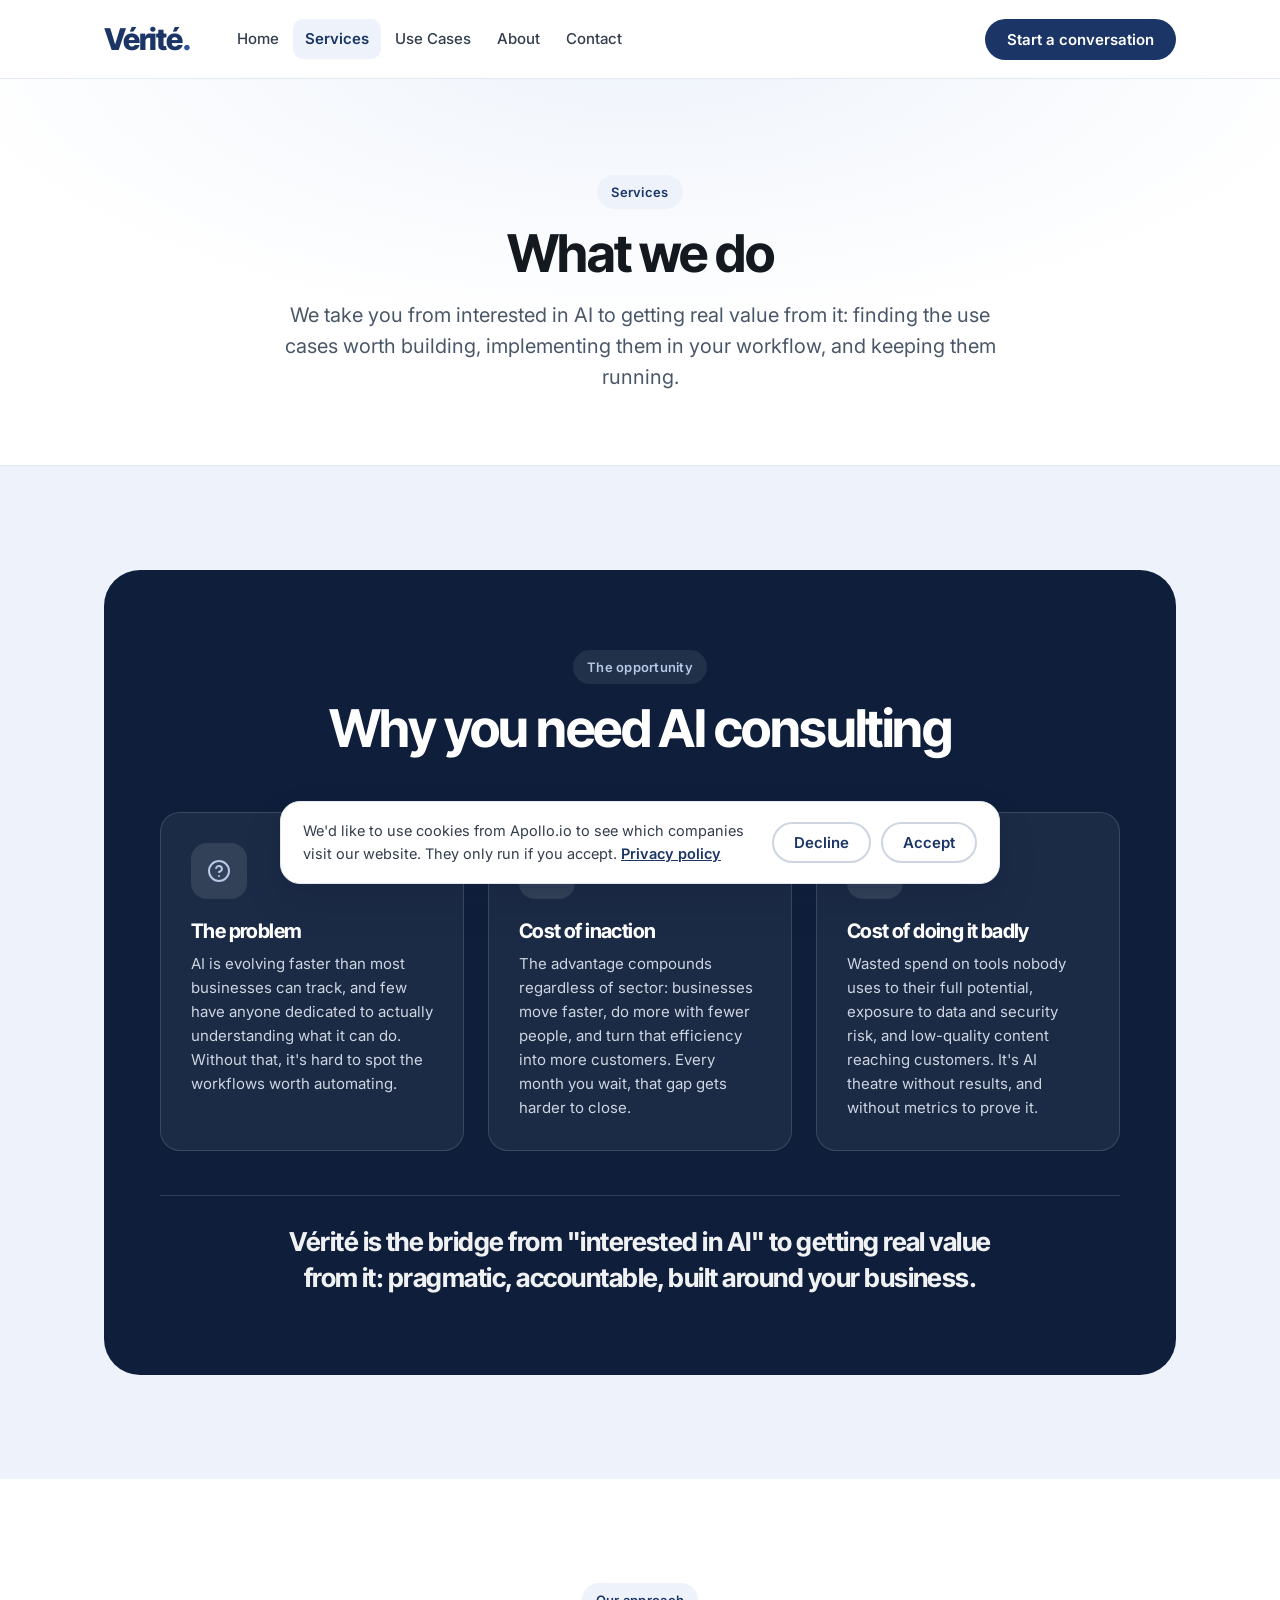
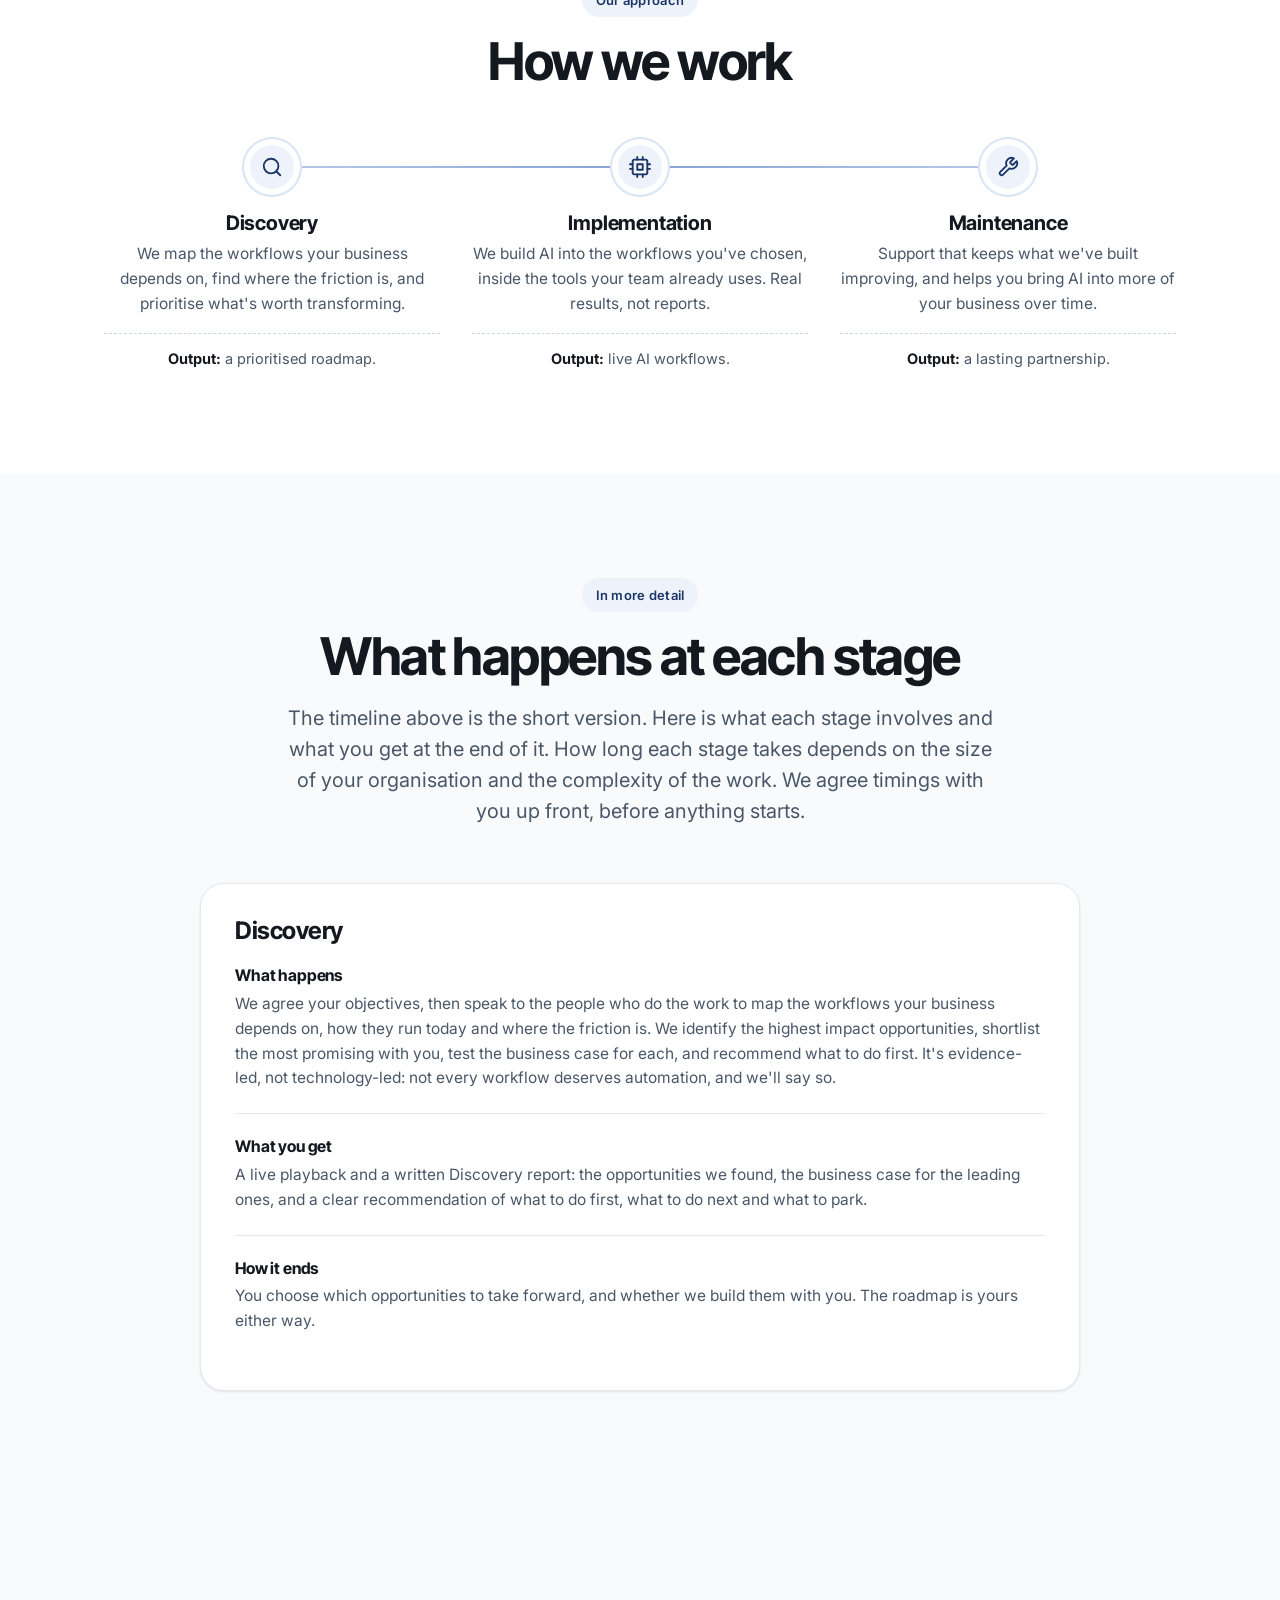
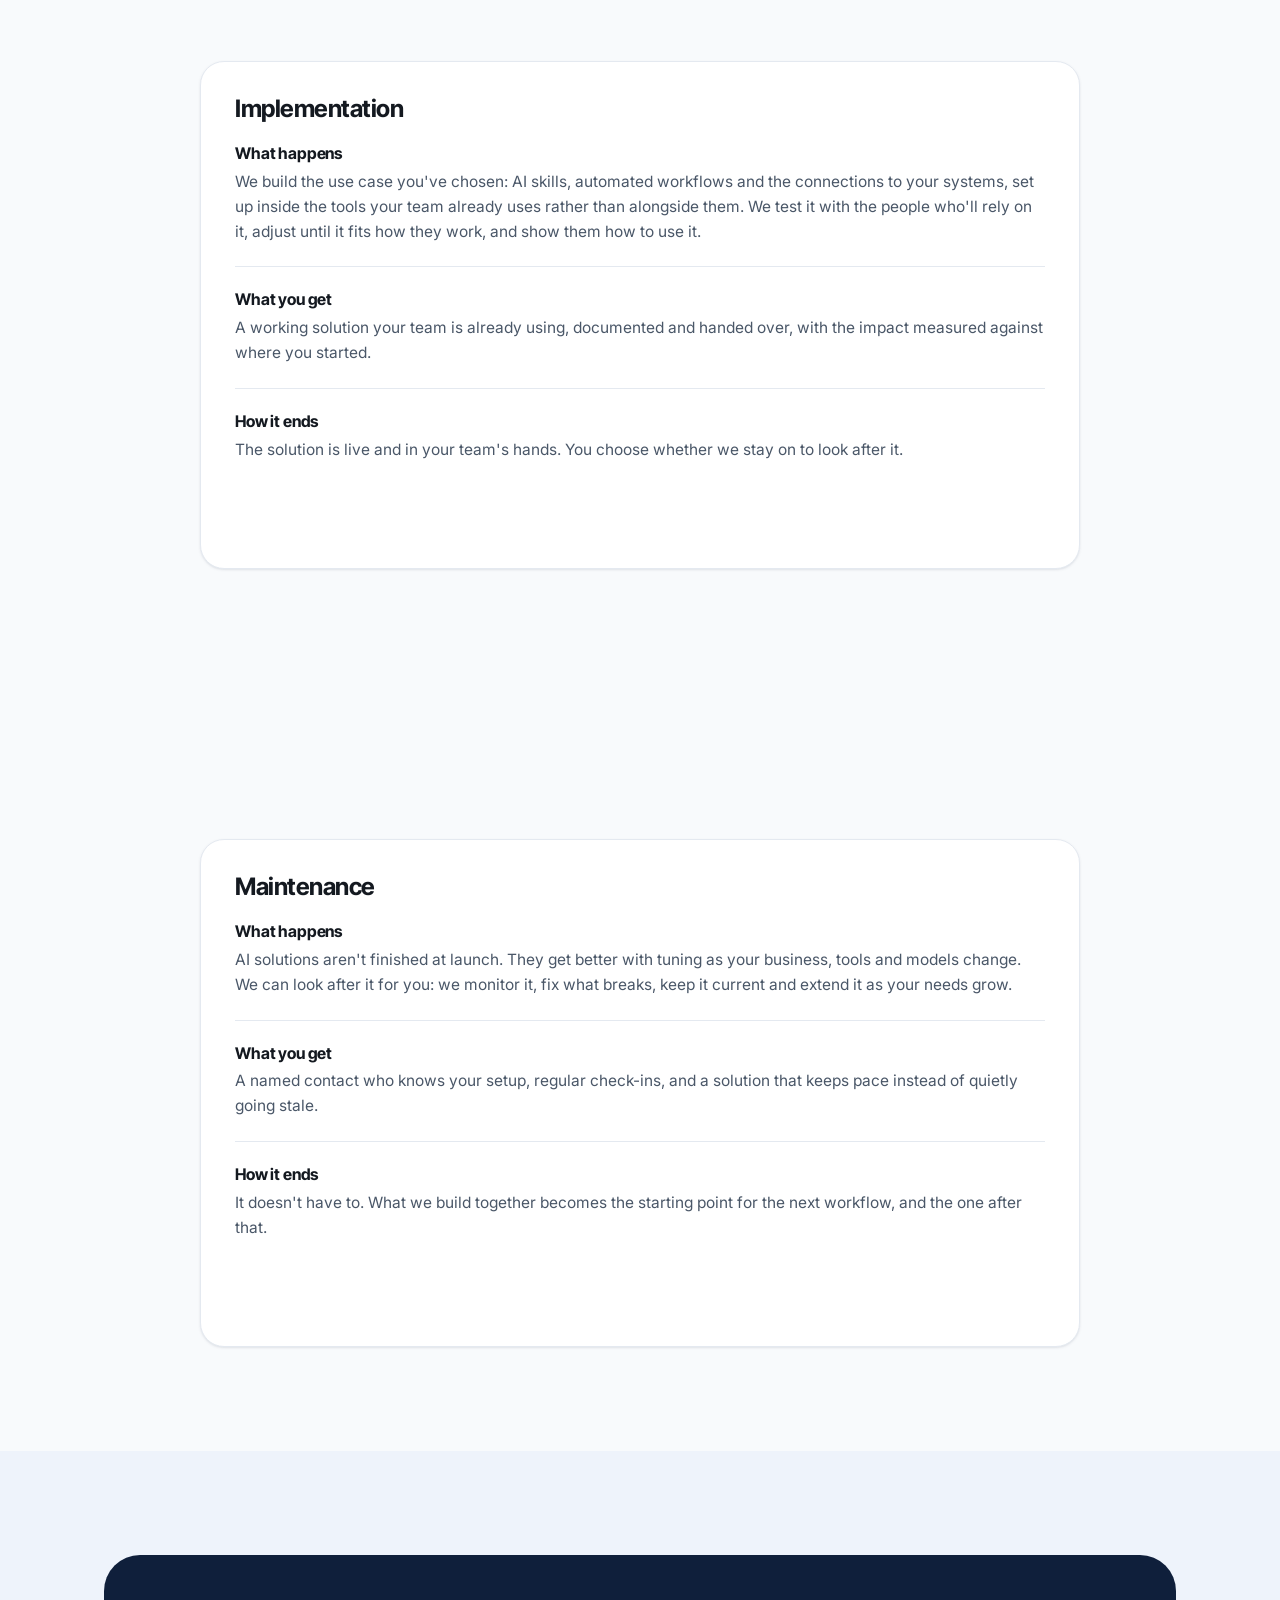
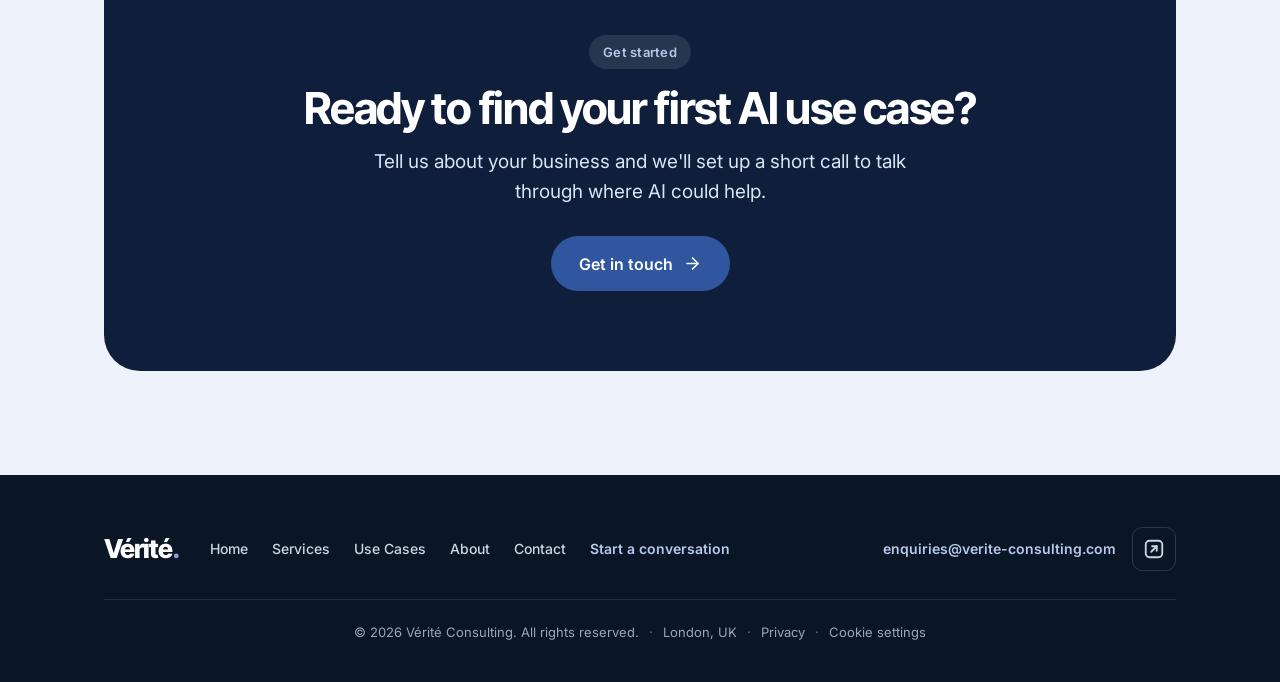
<file: services/index.html>
<!DOCTYPE html>
<html lang="en">
<head>
<meta charset="utf-8">
<meta name="viewport" content="width=device-width, initial-scale=1">
<title>Services | Vérité</title>
<meta name="description" content="How Vérité helps: we find the AI use cases worth building, implement them in your workflow, and maintain them as your business grows." />
<link rel="canonical" href="https://verite-consulting.com/services/" />
<meta name="theme-color" content="#1A3566" />

<!-- Icons -->
<link rel="icon" href="/favicon.ico?v=20261009b" sizes="any" />
<link rel="icon" href="/favicon.svg?v=20261009b" type="image/svg+xml" />
<link rel="icon" type="image/png" sizes="96x96" href="/favicon-96x96.png?v=20261009b" />
<link rel="apple-touch-icon" sizes="180x180" href="/apple-touch-icon.png?v=20261009b" />
<link rel="manifest" href="/site.webmanifest?v=20261009b" />

<!-- Open Graph (Facebook, LinkedIn, Slack, WhatsApp) -->
<meta property="og:type" content="website" />
<meta property="og:site_name" content="Vérité" />
<meta property="og:url" content="https://verite-consulting.com/services/" />
<meta property="og:title" content="Services | Vérité" />
<meta property="og:description" content="How Vérité helps: we find the AI use cases worth building, implement them in your workflow, and maintain them as your business grows." />
<meta property="og:image" content="https://verite-consulting.com/og-image.png" />
<meta property="og:image:width" content="2400" />
<meta property="og:image:height" content="1260" />
<meta property="og:image:alt" content="Vérité, an AI consultancy. Part of your team, shaped by your needs." />
<meta property="og:locale" content="en_GB" />

<!-- Twitter / X -->
<meta name="twitter:card" content="summary_large_image" />
<meta name="twitter:title" content="Services | Vérité" />
<meta name="twitter:description" content="How Vérité helps: we find the AI use cases worth building, implement them in your workflow, and maintain them as your business grows." />
<meta name="twitter:image" content="https://verite-consulting.com/og-image.png" />
<meta name="twitter:image:alt" content="Vérité, an AI consultancy. Part of your team, shaped by your needs." />

<script>document.documentElement.classList.add('js')</script>
<link rel="preconnect" href="https://fonts.googleapis.com">
<link rel="preconnect" href="https://fonts.gstatic.com" crossorigin>
<link rel="stylesheet" href="https://fonts.googleapis.com/css2?family=Inter:wght@400;500;600;700&family=Inter+Tight:wght@600;700;800&family=JetBrains+Mono:wght@500;600&display=swap">
<link rel="stylesheet" href="/assets/css/site.css?v=20261015a">
</head>
<body>
<header class="site"><div class="wrap bar">
  <a href="/" class="wordmark">Vérité<span class="dot">.</span></a>
  <nav class="top" aria-label="Primary">
    <a href="/">Home</a><a href="/services/" aria-current="page">Services</a><a href="/use-cases/">Use Cases</a><a href="/about/">About</a><a href="/contact/">Contact</a>
  </nav>
  <div class="cta"><a class="btn btn-primary btn-sm" href="/contact/">Start a conversation</a></div>
  <details class="menu">
    <summary aria-label="Open menu"><span class="menu__bars"></span></summary>
    <nav class="menu__nav" aria-label="Primary">
      <a href="/">Home</a><a href="/services/" aria-current="page">Services</a><a href="/use-cases/">Use Cases</a><a href="/about/">About</a><a href="/contact/">Contact</a>
      <a class="menu__cta" href="/contact/">Start a conversation</a>
    </nav>
  </details>
</div></header>

<main>
<!-- PAGE INTRO -->
<section class="page-hero">
  <div class="wrap">
    <div class="head"><span class="eyebrow reveal">Services</span><h1 class="reveal">What we do</h1><p class="reveal">We take you from interested in AI to getting real value from it: finding the use cases worth building, implementing them in your workflow, and keeping them running.</p></div>
  </div>
</section>

<!-- OPPORTUNITY (dark color-block) -->
<section id="opportunity" class="tint pad">
  <div class="wrap">
    <div class="darkblock reveal">
      <div class="head"><span class="eyebrow">The opportunity</span><h2>Why you need AI consulting</h2></div>
      <div class="grid g3">
        <div class="ocard"><div class="tile"><svg width="24" height="24" viewBox="0 0 24 24" fill="none" stroke="currentColor" stroke-width="2" stroke-linecap="round" stroke-linejoin="round"><circle cx="12" cy="12" r="10"/><path d="M9.09 9a3 3 0 0 1 5.83 1c0 2-3 3-3 3"/><line x1="12" y1="17" x2="12.01" y2="17"/></svg></div><h3>The problem</h3><p>AI is evolving faster than most businesses can track, and few have anyone dedicated to actually understanding what it can do. Without that, it's hard to spot the workflows worth automating.</p></div>
        <div class="ocard"><div class="tile"><svg width="24" height="24" viewBox="0 0 24 24" fill="none" stroke="currentColor" stroke-width="2" stroke-linecap="round" stroke-linejoin="round"><circle cx="12" cy="12" r="10"/><polyline points="12 6 12 12 16 14"/></svg></div><h3>Cost of inaction</h3><p>The advantage compounds regardless of sector: businesses move faster, do more with fewer people, and turn that efficiency into more customers. Every month you wait, that gap gets harder to close.</p></div>
        <div class="ocard"><div class="tile"><svg width="24" height="24" viewBox="0 0 24 24" fill="none" stroke="currentColor" stroke-width="2" stroke-linecap="round" stroke-linejoin="round"><path d="M10.29 3.86 1.82 18a2 2 0 0 0 1.71 3h16.94a2 2 0 0 0 1.71-3L13.71 3.86a2 2 0 0 0-3.42 0z"/><line x1="12" y1="9" x2="12" y2="13"/><line x1="12" y1="17" x2="12.01" y2="17"/></svg></div><h3>Cost of doing it badly</h3><p>Wasted spend on tools nobody uses to their full potential, exposure to data and security risk, and low-quality content reaching customers. It's AI theatre without results, and without metrics to prove it.</p></div>
      </div>
      <div class="pull"><p>Vérité is the bridge from "interested in AI" to getting real value from it: pragmatic, accountable, built around your business.</p></div>
    </div>
  </div>
</section>

<!-- APPROACH -->
<section id="approach" class="pad">
  <div class="wrap">
    <div class="head"><span class="eyebrow reveal">Our approach</span><h2 class="reveal">How we work</h2></div>
    <div class="timeline">
      <div class="phase reveal">
        <div class="phase__node"><svg width="22" height="22" viewBox="0 0 24 24" fill="none" stroke="currentColor" stroke-width="2" stroke-linecap="round" stroke-linejoin="round" aria-hidden="true"><circle cx="11" cy="11" r="8"/><line x1="21" y1="21" x2="16.65" y2="16.65"/></svg></div>
        <div class="phase__body">
          <div class="phase__meta"><h3>Discovery</h3></div>
          <p>We map the workflows your business depends on, find where the friction is, and prioritise what's worth transforming.</p>
          <div class="out"><b>Output:</b> a prioritised roadmap.</div>
        </div>
      </div>
      <div class="phase reveal">
        <div class="phase__node"><svg width="22" height="22" viewBox="0 0 24 24" fill="none" stroke="currentColor" stroke-width="2" stroke-linecap="round" stroke-linejoin="round" aria-hidden="true"><rect x="4" y="4" width="16" height="16" rx="2"/><rect x="9" y="9" width="6" height="6"/><line x1="9" y1="1" x2="9" y2="4"/><line x1="15" y1="1" x2="15" y2="4"/><line x1="9" y1="20" x2="9" y2="23"/><line x1="15" y1="20" x2="15" y2="23"/><line x1="20" y1="9" x2="23" y2="9"/><line x1="20" y1="14" x2="23" y2="14"/><line x1="1" y1="9" x2="4" y2="9"/><line x1="1" y1="14" x2="4" y2="14"/></svg></div>
        <div class="phase__body">
          <div class="phase__meta"><h3>Implementation</h3></div>
          <p>We build AI into the workflows you've chosen, inside the tools your team already uses. Real results, not reports.</p>
          <div class="out"><b>Output:</b> live AI workflows.</div>
        </div>
      </div>
      <div class="phase reveal">
        <div class="phase__node"><svg width="22" height="22" viewBox="0 0 24 24" fill="none" stroke="currentColor" stroke-width="2" stroke-linecap="round" stroke-linejoin="round" aria-hidden="true"><path d="M14.7 6.3a1 1 0 0 0 0 1.4l1.6 1.6a1 1 0 0 0 1.4 0l3.77-3.77a6 6 0 0 1-7.94 7.94l-6.91 6.91a2.12 2.12 0 0 1-3-3l6.91-6.91a6 6 0 0 1 7.94-7.94l-3.76 3.76z"/></svg></div>
        <div class="phase__body">
          <div class="phase__meta"><h3>Maintenance</h3></div>
          <p>Support that keeps what we've built improving, and helps you bring AI into more of your business over time.</p>
          <div class="out"><b>Output:</b> a lasting partnership.</div>
        </div>
      </div>
    </div>
  </div>
</section>

<!-- IN MORE DETAIL -->
<section id="detail" class="sunken pad">
  <div class="wrap">
    <div class="head"><span class="eyebrow reveal">In more detail</span><h2 class="reveal">What happens at each stage</h2><p class="reveal">The timeline above is the short version. Here is what each stage involves and what you get at the end of it. How long each stage takes depends on the size of your organisation and the complexity of the work. We agree timings with you up front, before anything starts.</p></div>
    <div class="stages">
      <article class="card stage reveal">
        <div class="stage__meta"><h3>Discovery</h3></div>
        <div class="points">
          <div class="point"><h4>What happens</h4><p>We agree your objectives, then speak to the people who do the work to map the workflows your business depends on, how they run today and where the friction is. We identify the highest impact opportunities, shortlist the most promising with you, test the business case for each, and recommend what to do first. It's evidence-led, not technology-led: not every workflow deserves automation, and we'll say so.</p></div>
          <div class="point"><h4>What you get</h4><p>A live playback and a written Discovery report: the opportunities we found, the business case for the leading ones, and a clear recommendation of what to do first, what to do next and what to park.</p></div>
          <div class="point"><h4>How it ends</h4><p>You choose which opportunities to take forward, and whether we build them with you. The roadmap is yours either way.</p></div>
        </div>
      </article>
      <article class="card stage reveal">
        <div class="stage__meta"><h3>Implementation</h3></div>
        <div class="points">
          <div class="point"><h4>What happens</h4><p>We build the use case you've chosen: AI skills, automated workflows and the connections to your systems, set up inside the tools your team already uses rather than alongside them. We test it with the people who'll rely on it, adjust until it fits how they work, and show them how to use it.</p></div>
          <div class="point"><h4>What you get</h4><p>A working solution your team is already using, documented and handed over, with the impact measured against where you started.</p></div>
          <div class="point"><h4>How it ends</h4><p>The solution is live and in your team's hands. You choose whether we stay on to look after it.</p></div>
        </div>
      </article>
      <article class="card stage reveal">
        <div class="stage__meta"><h3>Maintenance</h3></div>
        <div class="points">
          <div class="point"><h4>What happens</h4><p>AI solutions aren't finished at launch. They get better with tuning as your business, tools and models change. We can look after it for you: we monitor it, fix what breaks, keep it current and extend it as your needs grow.</p></div>
          <div class="point"><h4>What you get</h4><p>A named contact who knows your setup, regular check-ins, and a solution that keeps pace instead of quietly going stale.</p></div>
          <div class="point"><h4>How it ends</h4><p>It doesn't have to. What we build together becomes the starting point for the next workflow, and the one after that.</p></div>
        </div>
      </article>
    </div>
  </div>
</section>

<!-- CTA -->
<section class="tint pad">
  <div class="wrap">
    <div class="cta-panel reveal">
      <span class="eyebrow">Get started</span>
      <h2 style="margin-top:16px">Ready to find your first AI use case?</h2>
      <p>Tell us about your business and we'll set up a short call to talk through where AI could help.</p>
      <a class="btn btn-accent" href="/contact/">Get in touch
        <svg width="19" height="19" viewBox="0 0 24 24" fill="none" stroke="currentColor" stroke-width="2" stroke-linecap="round" stroke-linejoin="round" aria-hidden="true"><line x1="5" y1="12" x2="19" y2="12"/><polyline points="12 5 19 12 12 19"/></svg></a>
    </div>
  </div>
</section>

</main>

<!-- FOOTER -->
<footer class="site">
  <div class="wrap footer-inner">
    <div class="footer-top">
      <div class="footer-left">
        <a href="/" class="wordmark">Vérité<span class="dot">.</span></a>
        <nav class="footer-nav" aria-label="Footer">
          <a href="/">Home</a>
          <a href="/services/">Services</a>
          <a href="/use-cases/">Use Cases</a>
          <a href="/about/">About</a>
          <a href="/contact/">Contact</a>
          <a class="footer-cta" href="/contact/">Start a conversation</a>
        </nav>
      </div>
      <div class="footer-right">
        <a class="footer-email" href="mailto:enquiries@verite-consulting.com">enquiries@verite-consulting.com</a>
        <a class="footer-social" href="https://www.linkedin.com/company/v%C3%A9rit%C3%A9-consulting/" target="_blank" rel="noopener noreferrer" aria-label="Vérité on LinkedIn">
          <!-- Neutral external-link icon (not the LinkedIn brand mark). Paste LinkedIn's official brand SVG here to use the exact logo. -->
          <svg width="22" height="22" viewBox="0 0 24 24" fill="none" stroke="currentColor" stroke-width="2" stroke-linecap="round" stroke-linejoin="round" aria-hidden="true"><rect x="3" y="3" width="18" height="18" rx="4"/><line x1="9" y1="15" x2="15" y2="9"/><polyline points="10 9 15 9 15 14"/></svg>
        </a>
      </div>
    </div>
    <div class="footer-bottom">
      <span>© <span id="footer-year">2026</span> Vérité Consulting. All rights reserved.</span>
      <span class="sep" aria-hidden="true">·</span>
      <span>London, UK</span>
      <span class="sep" aria-hidden="true">·</span>
      <a href="/privacy/">Privacy</a>
      <span class="cookie-link" hidden><span class="sep" aria-hidden="true">·</span><button type="button" class="cookie-settings" data-cookie-settings>Cookie settings</button></span>
    </div>
  </div>
</footer>
<script src="/assets/js/site.js?v=20261008b"></script>
<script src="/assets/js/consent.js?v=20261015a"></script>
<script src="/assets/js/stack-cards.js?v=20261009a"></script>
</body>
</html>
</file>
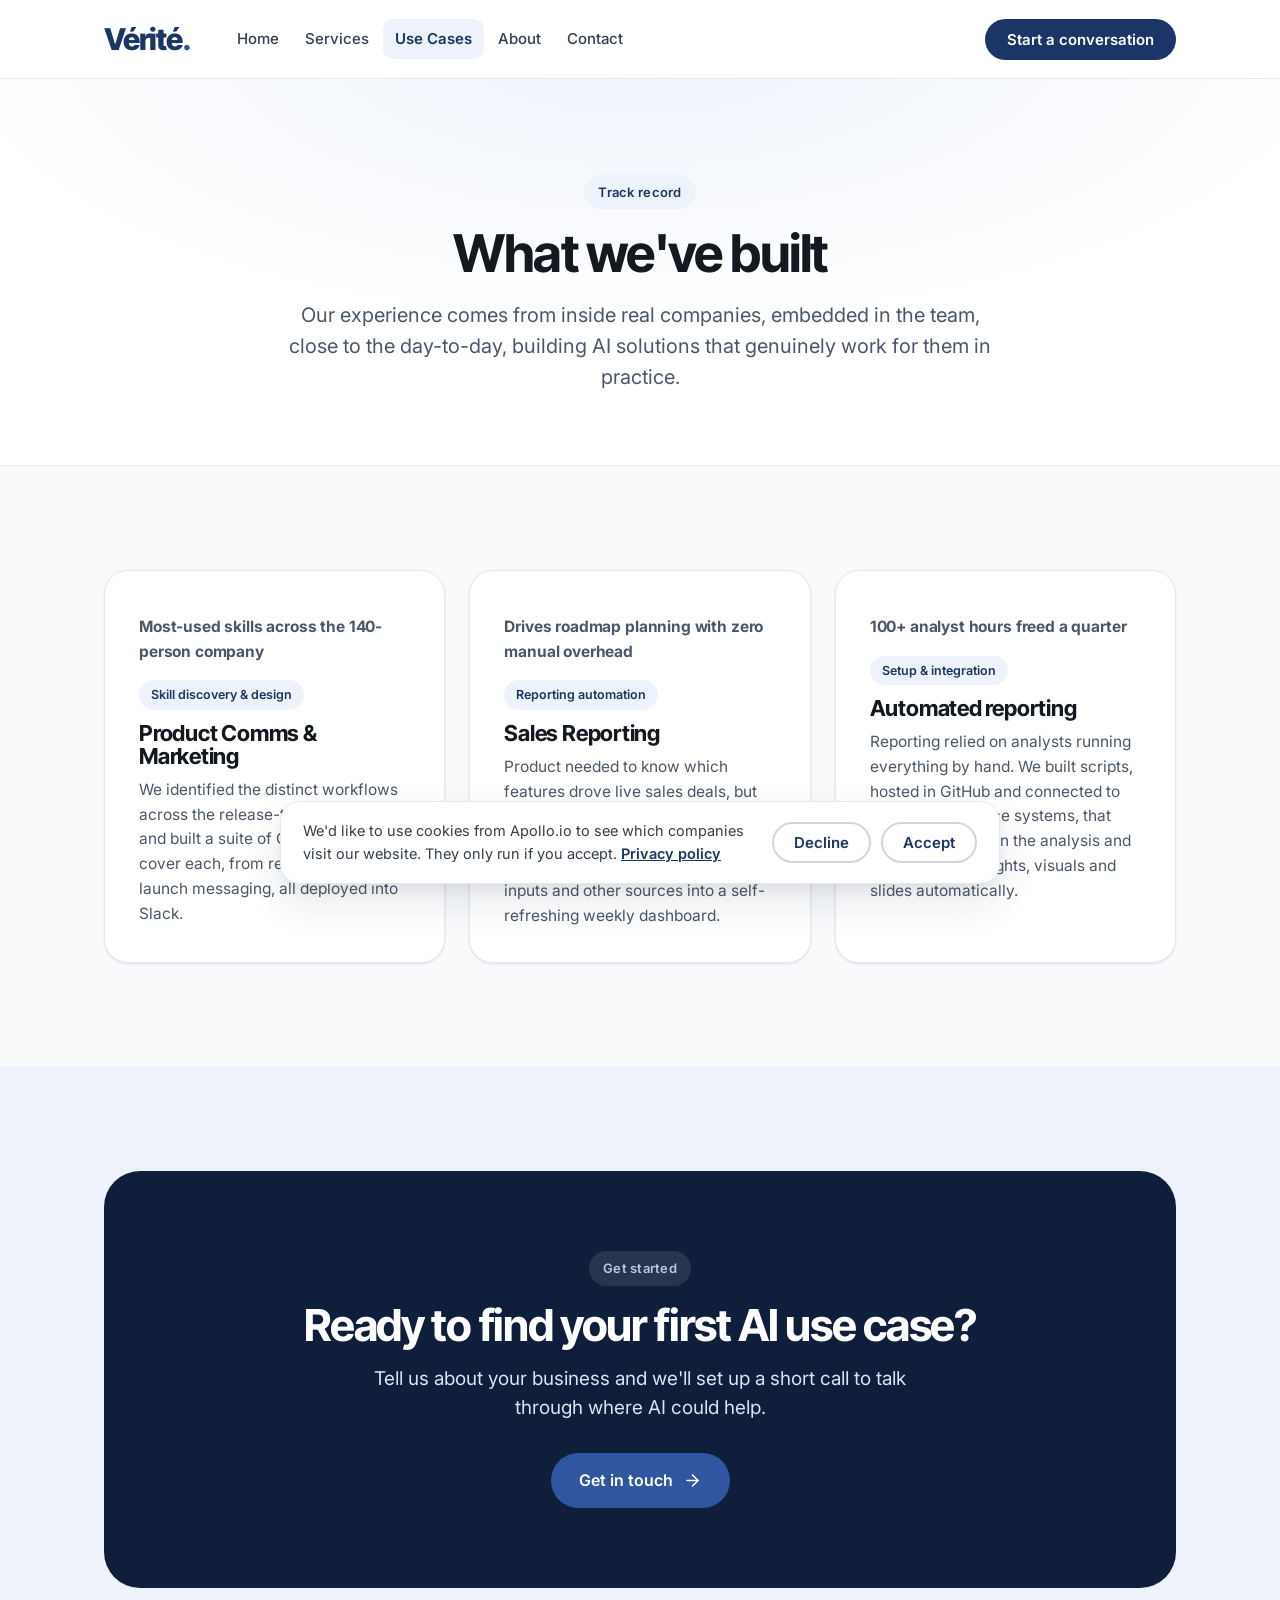
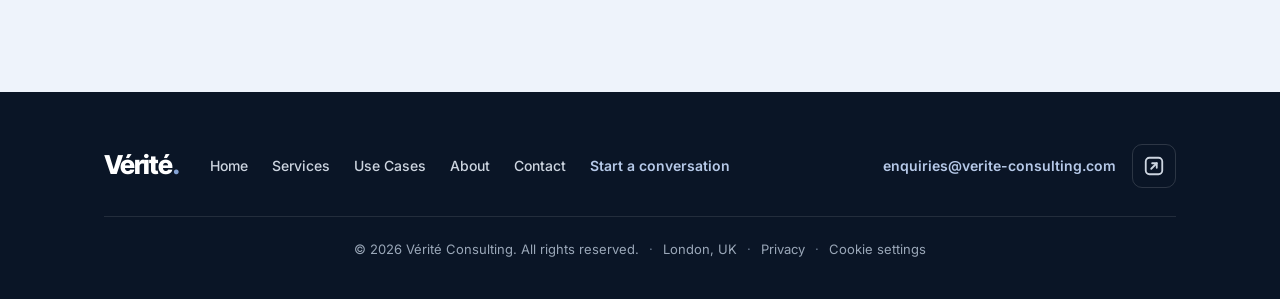
<file: use-cases/index.html>
<!DOCTYPE html>
<html lang="en">
<head>
<meta charset="utf-8">
<meta name="viewport" content="width=device-width, initial-scale=1">
<title>Use cases | Vérité</title>
<meta name="description" content="Real AI work Vérité has delivered inside product, sales and operations teams, from Claude skills to self-refreshing reporting." />
<link rel="canonical" href="https://verite-consulting.com/use-cases/" />
<meta name="theme-color" content="#1A3566" />

<!-- Icons -->
<link rel="icon" href="/favicon.ico?v=20261009b" sizes="any" />
<link rel="icon" href="/favicon.svg?v=20261009b" type="image/svg+xml" />
<link rel="icon" type="image/png" sizes="96x96" href="/favicon-96x96.png?v=20261009b" />
<link rel="apple-touch-icon" sizes="180x180" href="/apple-touch-icon.png?v=20261009b" />
<link rel="manifest" href="/site.webmanifest?v=20261009b" />

<!-- Open Graph (Facebook, LinkedIn, Slack, WhatsApp) -->
<meta property="og:type" content="website" />
<meta property="og:site_name" content="Vérité" />
<meta property="og:url" content="https://verite-consulting.com/use-cases/" />
<meta property="og:title" content="Use cases | Vérité" />
<meta property="og:description" content="Real AI work Vérité has delivered inside product, sales and operations teams, from Claude skills to self-refreshing reporting." />
<meta property="og:image" content="https://verite-consulting.com/og-image.png" />
<meta property="og:image:width" content="2400" />
<meta property="og:image:height" content="1260" />
<meta property="og:image:alt" content="Vérité, an AI consultancy. Part of your team, shaped by your needs." />
<meta property="og:locale" content="en_GB" />

<!-- Twitter / X -->
<meta name="twitter:card" content="summary_large_image" />
<meta name="twitter:title" content="Use cases | Vérité" />
<meta name="twitter:description" content="Real AI work Vérité has delivered inside product, sales and operations teams, from Claude skills to self-refreshing reporting." />
<meta name="twitter:image" content="https://verite-consulting.com/og-image.png" />
<meta name="twitter:image:alt" content="Vérité, an AI consultancy. Part of your team, shaped by your needs." />

<script>document.documentElement.classList.add('js')</script>
<link rel="preconnect" href="https://fonts.googleapis.com">
<link rel="preconnect" href="https://fonts.gstatic.com" crossorigin>
<link rel="stylesheet" href="https://fonts.googleapis.com/css2?family=Inter:wght@400;500;600;700&family=Inter+Tight:wght@600;700;800&family=JetBrains+Mono:wght@500;600&display=swap">
<link rel="stylesheet" href="/assets/css/site.css?v=20261015a">
</head>
<body>
<header class="site"><div class="wrap bar">
  <a href="/" class="wordmark">Vérité<span class="dot">.</span></a>
  <nav class="top" aria-label="Primary">
    <a href="/">Home</a><a href="/services/">Services</a><a href="/use-cases/" aria-current="page">Use Cases</a><a href="/about/">About</a><a href="/contact/">Contact</a>
  </nav>
  <div class="cta"><a class="btn btn-primary btn-sm" href="/contact/">Start a conversation</a></div>
  <details class="menu">
    <summary aria-label="Open menu"><span class="menu__bars"></span></summary>
    <nav class="menu__nav" aria-label="Primary">
      <a href="/">Home</a><a href="/services/">Services</a><a href="/use-cases/" aria-current="page">Use Cases</a><a href="/about/">About</a><a href="/contact/">Contact</a>
      <a class="menu__cta" href="/contact/">Start a conversation</a>
    </nav>
  </details>
</div></header>

<main>
<!-- PAGE INTRO -->
<section class="page-hero">
  <div class="wrap">
    <div class="head"><span class="eyebrow reveal">Track record</span><h1 class="reveal">What we've built</h1><p class="reveal">Our experience comes from inside real companies, embedded in the team, close to the day-to-day, building AI solutions that genuinely work for them in practice.</p></div>
  </div>
</section>

<!-- CASES: one <article class="case card hoverable reveal"> per use case; the grid wraps as more are added -->
<section id="experience" class="sunken pad">
  <div class="wrap">
    <div class="grid g3">
      <article class="case card hoverable reveal">
        <p class="outcome">Most-used skills across the 140-person company</p>
        <span class="badge">Skill discovery &amp; design</span>
        <h3>Product Comms &amp; Marketing</h3>
        <p class="case__desc">We identified the distinct workflows across the release-to-marketing arc and built a suite of Claude skills to cover each, from release notes to launch messaging, all deployed into Slack.</p>
      </article>
      <article class="case card hoverable reveal">
        <p class="outcome">Drives roadmap planning with zero manual overhead</p>
        <span class="badge">Reporting automation</span>
        <h3>Sales Reporting</h3>
        <p class="case__desc">Product needed to know which features drove live sales deals, but the signal lived nowhere analysable. We built it from zero: Claude connectors pulling HubSpot, sales inputs and other sources into a self-refreshing weekly dashboard.</p>
      </article>
      <article class="case card hoverable reveal">
        <p class="outcome">100+ analyst hours freed a quarter</p>
        <span class="badge">Setup &amp; integration</span>
        <h3>Automated reporting</h3>
        <p class="case__desc">Reporting relied on analysts running everything by hand. We built scripts, hosted in GitHub and connected to the external source systems, that pulled the data, ran the analysis and produced the insights, visuals and slides automatically.</p>
      </article>
    </div>
  </div>
</section>

<!-- CTA -->
<section class="tint pad">
  <div class="wrap">
    <div class="cta-panel reveal">
      <span class="eyebrow">Get started</span>
      <h2 style="margin-top:16px">Ready to find your first AI use case?</h2>
      <p>Tell us about your business and we'll set up a short call to talk through where AI could help.</p>
      <a class="btn btn-accent" href="/contact/">Get in touch
        <svg width="19" height="19" viewBox="0 0 24 24" fill="none" stroke="currentColor" stroke-width="2" stroke-linecap="round" stroke-linejoin="round" aria-hidden="true"><line x1="5" y1="12" x2="19" y2="12"/><polyline points="12 5 19 12 12 19"/></svg></a>
    </div>
  </div>
</section>

</main>

<!-- FOOTER -->
<footer class="site">
  <div class="wrap footer-inner">
    <div class="footer-top">
      <div class="footer-left">
        <a href="/" class="wordmark">Vérité<span class="dot">.</span></a>
        <nav class="footer-nav" aria-label="Footer">
          <a href="/">Home</a>
          <a href="/services/">Services</a>
          <a href="/use-cases/">Use Cases</a>
          <a href="/about/">About</a>
          <a href="/contact/">Contact</a>
          <a class="footer-cta" href="/contact/">Start a conversation</a>
        </nav>
      </div>
      <div class="footer-right">
        <a class="footer-email" href="mailto:enquiries@verite-consulting.com">enquiries@verite-consulting.com</a>
        <a class="footer-social" href="https://www.linkedin.com/company/v%C3%A9rit%C3%A9-consulting/" target="_blank" rel="noopener noreferrer" aria-label="Vérité on LinkedIn">
          <!-- Neutral external-link icon (not the LinkedIn brand mark). Paste LinkedIn's official brand SVG here to use the exact logo. -->
          <svg width="22" height="22" viewBox="0 0 24 24" fill="none" stroke="currentColor" stroke-width="2" stroke-linecap="round" stroke-linejoin="round" aria-hidden="true"><rect x="3" y="3" width="18" height="18" rx="4"/><line x1="9" y1="15" x2="15" y2="9"/><polyline points="10 9 15 9 15 14"/></svg>
        </a>
      </div>
    </div>
    <div class="footer-bottom">
      <span>© <span id="footer-year">2026</span> Vérité Consulting. All rights reserved.</span>
      <span class="sep" aria-hidden="true">·</span>
      <span>London, UK</span>
      <span class="sep" aria-hidden="true">·</span>
      <a href="/privacy/">Privacy</a>
      <span class="cookie-link" hidden><span class="sep" aria-hidden="true">·</span><button type="button" class="cookie-settings" data-cookie-settings>Cookie settings</button></span>
    </div>
  </div>
</footer>
<script src="/assets/js/site.js?v=20261008b"></script>
<script src="/assets/js/consent.js?v=20261015a"></script>
</body>
</html>
</file>
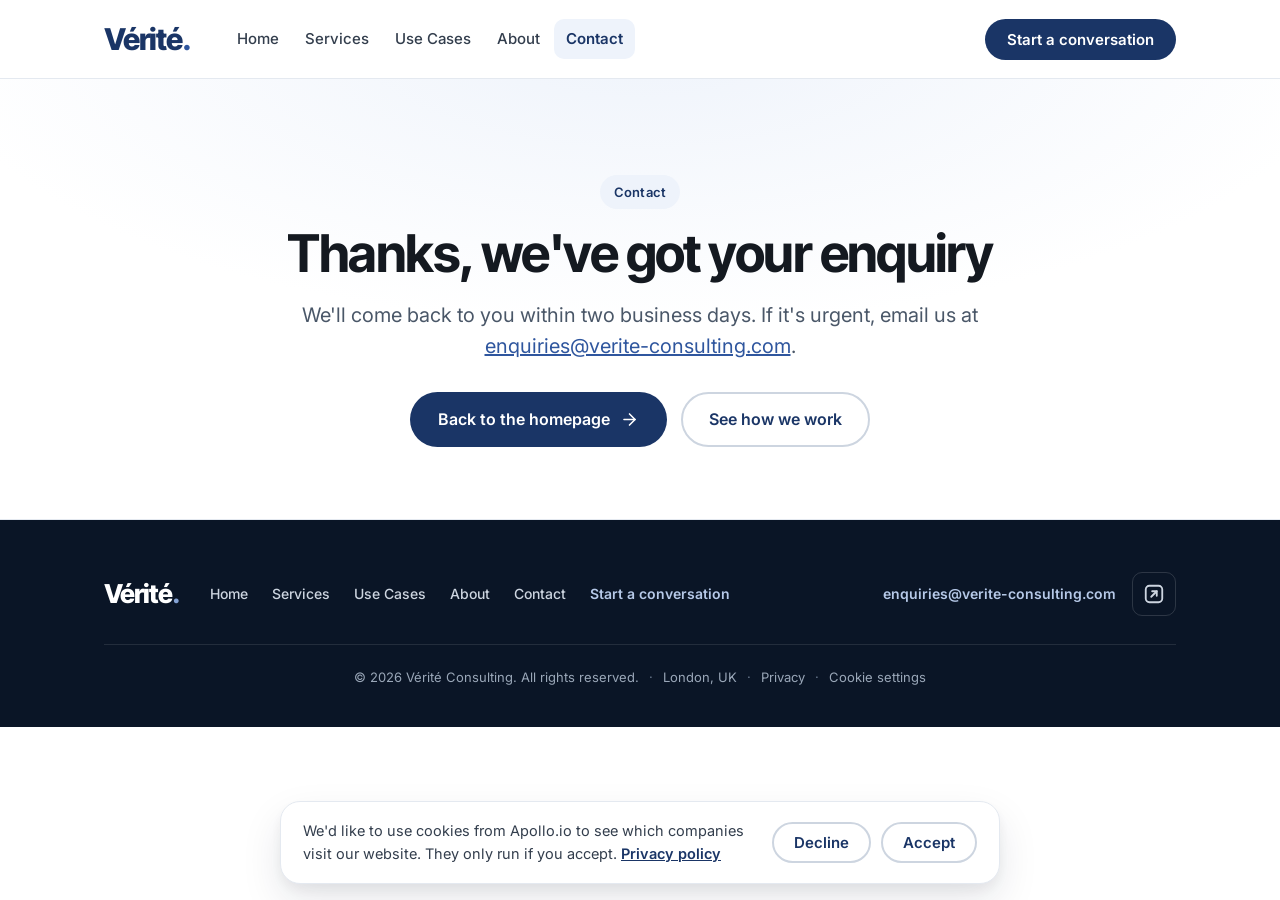
<file: contact/thanks/index.html>
<!DOCTYPE html>
<html lang="en">
<head>
<meta charset="utf-8">
<meta name="viewport" content="width=device-width, initial-scale=1">
<title>Thanks | Vérité</title>
<meta name="description" content="Thanks for your enquiry. Vérité will come back to you within two business days." />
<link rel="canonical" href="https://verite-consulting.com/contact/thanks/" />
<meta name="theme-color" content="#1A3566" />
<meta name="robots" content="noindex" />

<!-- Icons -->
<link rel="icon" href="/favicon.ico?v=20261009b" sizes="any" />
<link rel="icon" href="/favicon.svg?v=20261009b" type="image/svg+xml" />
<link rel="icon" type="image/png" sizes="96x96" href="/favicon-96x96.png?v=20261009b" />
<link rel="apple-touch-icon" sizes="180x180" href="/apple-touch-icon.png?v=20261009b" />
<link rel="manifest" href="/site.webmanifest?v=20261009b" />

<!-- Open Graph (Facebook, LinkedIn, Slack, WhatsApp) -->
<meta property="og:type" content="website" />
<meta property="og:site_name" content="Vérité" />
<meta property="og:url" content="https://verite-consulting.com/contact/thanks/" />
<meta property="og:title" content="Thanks | Vérité" />
<meta property="og:description" content="Thanks for your enquiry. Vérité will come back to you within two business days." />
<meta property="og:image" content="https://verite-consulting.com/og-image.png" />
<meta property="og:image:width" content="2400" />
<meta property="og:image:height" content="1260" />
<meta property="og:image:alt" content="Vérité, an AI consultancy. Part of your team, shaped by your needs." />
<meta property="og:locale" content="en_GB" />

<!-- Twitter / X -->
<meta name="twitter:card" content="summary_large_image" />
<meta name="twitter:title" content="Thanks | Vérité" />
<meta name="twitter:description" content="Thanks for your enquiry. Vérité will come back to you within two business days." />
<meta name="twitter:image" content="https://verite-consulting.com/og-image.png" />
<meta name="twitter:image:alt" content="Vérité, an AI consultancy. Part of your team, shaped by your needs." />

<script>document.documentElement.classList.add('js')</script>
<link rel="preconnect" href="https://fonts.googleapis.com">
<link rel="preconnect" href="https://fonts.gstatic.com" crossorigin>
<link rel="stylesheet" href="https://fonts.googleapis.com/css2?family=Inter:wght@400;500;600;700&family=Inter+Tight:wght@600;700;800&family=JetBrains+Mono:wght@500;600&display=swap">
<link rel="stylesheet" href="/assets/css/site.css?v=20261015a">
</head>
<body>
<header class="site"><div class="wrap bar">
  <a href="/" class="wordmark">Vérité<span class="dot">.</span></a>
  <nav class="top" aria-label="Primary">
    <a href="/">Home</a><a href="/services/">Services</a><a href="/use-cases/">Use Cases</a><a href="/about/">About</a><a href="/contact/" aria-current="page">Contact</a>
  </nav>
  <div class="cta"><a class="btn btn-primary btn-sm" href="/contact/">Start a conversation</a></div>
  <details class="menu">
    <summary aria-label="Open menu"><span class="menu__bars"></span></summary>
    <nav class="menu__nav" aria-label="Primary">
      <a href="/">Home</a><a href="/services/">Services</a><a href="/use-cases/">Use Cases</a><a href="/about/">About</a><a href="/contact/" aria-current="page">Contact</a>
      <a class="menu__cta" href="/contact/">Start a conversation</a>
    </nav>
  </details>
</div></header>

<main>
<!-- THANKS -->
<section class="page-hero">
  <div class="wrap">
    <div class="head">
      <span class="eyebrow reveal">Contact</span>
      <h1 class="reveal">Thanks, we've got your enquiry</h1>
      <p class="reveal">We'll come back to you within two business days. If it's urgent, email us at <a href="mailto:enquiries@verite-consulting.com">enquiries@verite-consulting.com</a>.</p>
      <div class="actions contact-actions reveal">
        <a class="btn btn-primary" href="/">Back to the homepage
          <svg width="19" height="19" viewBox="0 0 24 24" fill="none" stroke="currentColor" stroke-width="2" stroke-linecap="round" stroke-linejoin="round" aria-hidden="true"><line x1="5" y1="12" x2="19" y2="12"/><polyline points="12 5 19 12 12 19"/></svg></a>
        <a class="btn btn-ghost" href="/services/">See how we work</a>
      </div>
    </div>
  </div>
</section>
</main>

<!-- FOOTER -->
<footer class="site">
  <div class="wrap footer-inner">
    <div class="footer-top">
      <div class="footer-left">
        <a href="/" class="wordmark">Vérité<span class="dot">.</span></a>
        <nav class="footer-nav" aria-label="Footer">
          <a href="/">Home</a>
          <a href="/services/">Services</a>
          <a href="/use-cases/">Use Cases</a>
          <a href="/about/">About</a>
          <a href="/contact/">Contact</a>
          <a class="footer-cta" href="/contact/">Start a conversation</a>
        </nav>
      </div>
      <div class="footer-right">
        <a class="footer-email" href="mailto:enquiries@verite-consulting.com">enquiries@verite-consulting.com</a>
        <a class="footer-social" href="https://www.linkedin.com/company/v%C3%A9rit%C3%A9-consulting/" target="_blank" rel="noopener noreferrer" aria-label="Vérité on LinkedIn">
          <!-- Neutral external-link icon (not the LinkedIn brand mark). Paste LinkedIn's official brand SVG here to use the exact logo. -->
          <svg width="22" height="22" viewBox="0 0 24 24" fill="none" stroke="currentColor" stroke-width="2" stroke-linecap="round" stroke-linejoin="round" aria-hidden="true"><rect x="3" y="3" width="18" height="18" rx="4"/><line x1="9" y1="15" x2="15" y2="9"/><polyline points="10 9 15 9 15 14"/></svg>
        </a>
      </div>
    </div>
    <div class="footer-bottom">
      <span>© <span id="footer-year">2026</span> Vérité Consulting. All rights reserved.</span>
      <span class="sep" aria-hidden="true">·</span>
      <span>London, UK</span>
      <span class="sep" aria-hidden="true">·</span>
      <a href="/privacy/">Privacy</a>
      <span class="cookie-link" hidden><span class="sep" aria-hidden="true">·</span><button type="button" class="cookie-settings" data-cookie-settings>Cookie settings</button></span>
    </div>
  </div>
</footer>
<script src="/assets/js/site.js?v=20261008b"></script>
<script src="/assets/js/consent.js?v=20261015a"></script>
</body>
</html>
</file>
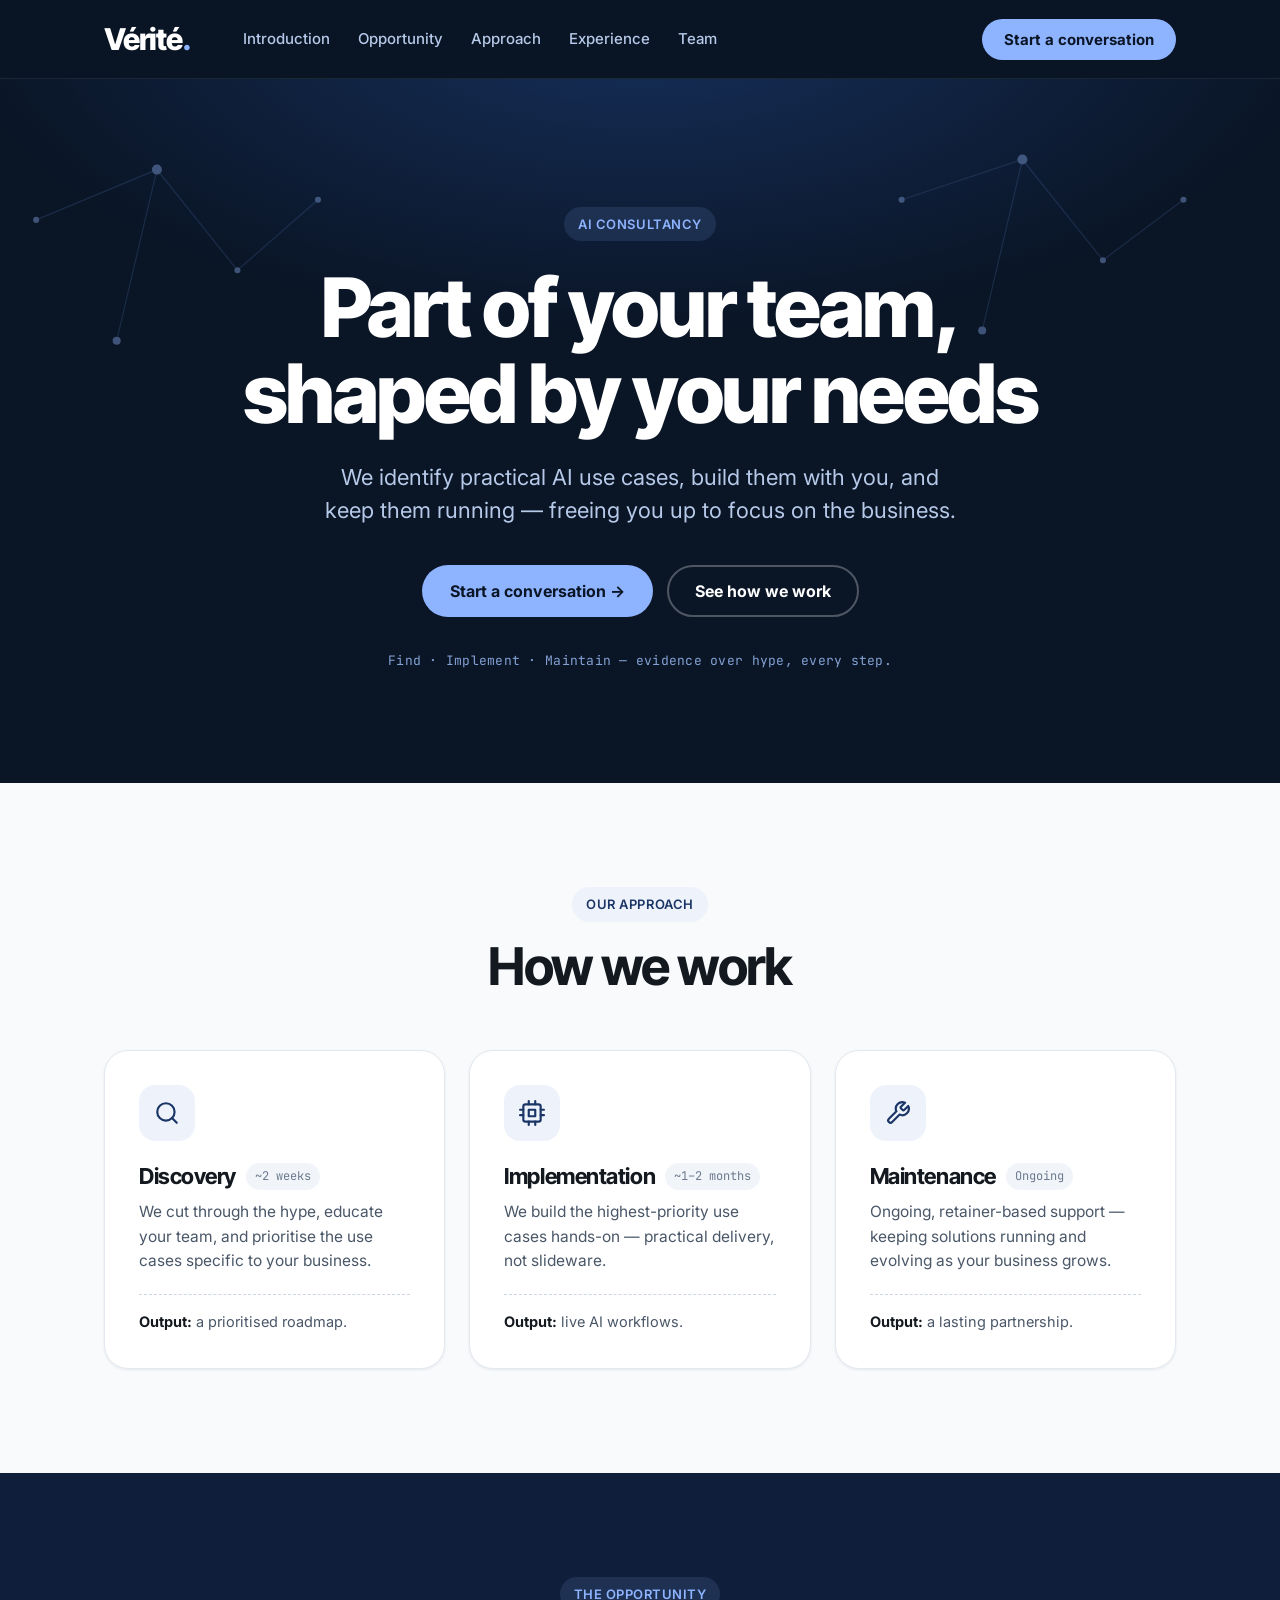
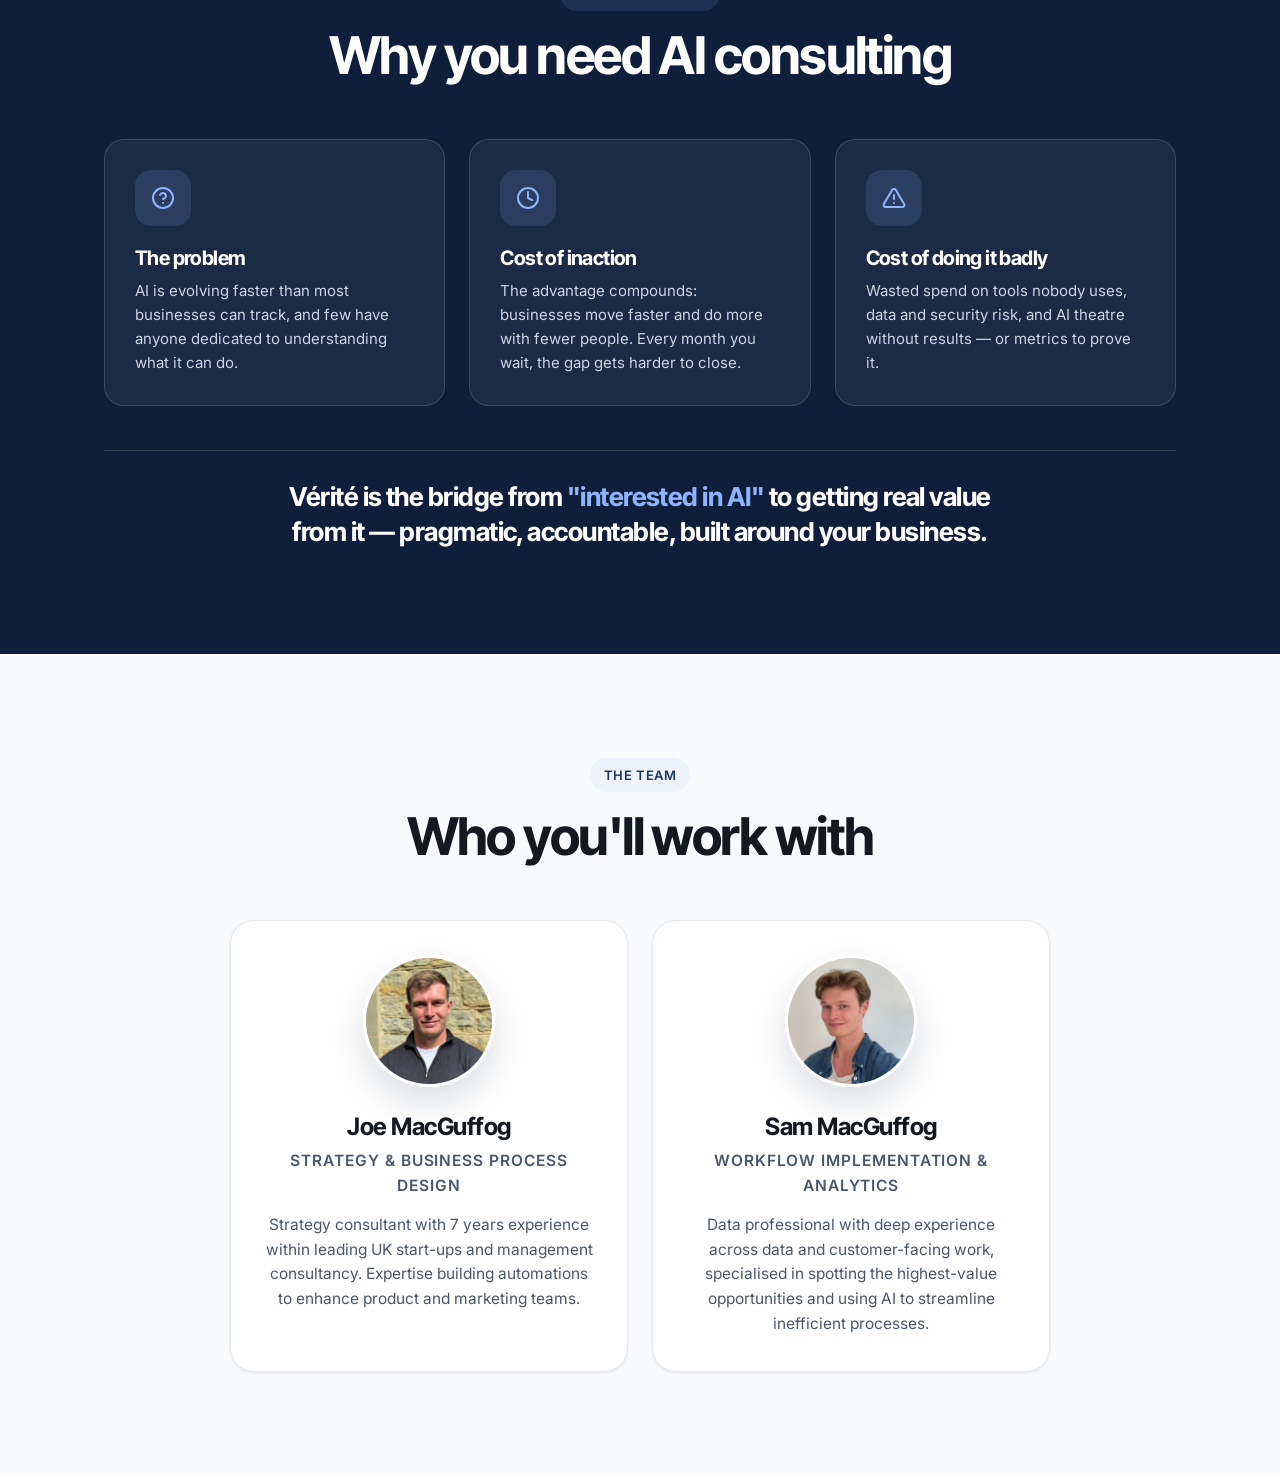
<file: mockups/wise-bold.html>
<!DOCTYPE html>
<html lang="en">
<head>
<meta charset="utf-8">
<meta name="viewport" content="width=device-width, initial-scale=1">
<title>Vérité — Wise Bold (mockup)</title>
<link rel="stylesheet" href="https://fonts.googleapis.com/css2?family=Inter:wght@400;500;600;700&family=Inter+Tight:wght@600;700;800&family=JetBrains+Mono:wght@500;600&display=swap">
<style>
  :root{
    --blue-50:#EEF3FB;--blue-100:#D9E4F4;--blue-200:#B6C9E8;--blue-300:#84A2D4;--blue-400:#5077BC;
    --blue-500:#2F569E;--blue-600:#21427F;--blue-700:#1A3566;--blue-800:#142A51;--blue-900:#0F1F3B;--blue-950:#0A1526;
    --slate-0:#FFFFFF;--slate-50:#F8FAFC;--slate-100:#F1F4F8;--slate-200:#E4E9F0;--slate-300:#CDD5E0;
    --slate-400:#9AA7B8;--slate-500:#6B7A8F;--slate-600:#4A5768;--slate-700:#333E4D;--slate-900:#141920;
    --brand:var(--blue-700);--accent:var(--blue-500);
    /* Wise-style bright "signal" accent — a bright blue that pops on navy (dark text on it) */
    --signal:#8FB4FF;--signal-strong:#A9C6FF;
    --text-strong:var(--slate-900);--text-body:var(--slate-700);--text-muted:var(--slate-600);
    --font-sans:'Inter',system-ui,sans-serif;--font-display:'Inter Tight','Inter',sans-serif;--font-mono:'JetBrains Mono',ui-monospace,monospace;
    --r-card:24px;--r-pill:999px;--maxw:1120px;--ease:cubic-bezier(.2,0,.1,1);
    --shadow-lift:0 20px 46px rgba(5,12,28,.35);
  }
  *{box-sizing:border-box}
  html{scroll-behavior:smooth}
  body{margin:0;background:var(--blue-950);color:var(--slate-300);font-family:var(--font-sans);line-height:1.55;-webkit-font-smoothing:antialiased}
  h1,h2,h3{margin:0;font-family:var(--font-display);letter-spacing:-0.03em;line-height:1.05;color:#fff}
  p{margin:0}
  a{color:inherit;text-decoration:none}
  .wrap{max-width:var(--maxw);margin:0 auto;padding:0 24px}
  .constellation{position:absolute;pointer-events:none;z-index:0}
  .constellation svg{width:100%;height:100%;display:block}
  .eyebrow{display:inline-flex;align-items:center;gap:8px;font-size:13px;font-weight:600;letter-spacing:.04em;text-transform:uppercase;color:var(--signal);background:rgba(143,180,255,.12);border-radius:var(--r-pill);padding:7px 14px}

  .btn{display:inline-flex;align-items:center;gap:10px;font-family:var(--font-sans);font-weight:700;font-size:16px;line-height:1;border-radius:var(--r-pill);padding:16px 26px;border:2px solid transparent;cursor:pointer;transition:transform .12s var(--ease),background .12s var(--ease),box-shadow .12s var(--ease)}
  .btn-signal{background:var(--signal);color:var(--blue-950)}
  .btn-signal:hover{background:var(--signal-strong);transform:translateY(-2px);box-shadow:var(--shadow-lift)}
  .btn-ghost{background:transparent;color:#fff;border-color:rgba(255,255,255,.28)}
  .btn-ghost:hover{background:rgba(255,255,255,.08);transform:translateY(-2px)}

  header.site{position:sticky;top:0;z-index:50;background:rgba(10,21,38,.72);backdrop-filter:blur(12px);border-bottom:1px solid rgba(255,255,255,.08)}
  .bar{display:flex;align-items:center;gap:24px;height:78px}
  .wordmark{font-family:var(--font-display);font-weight:800;font-size:30px;letter-spacing:-0.04em;color:#fff}
  .wordmark .dot{color:var(--signal)}
  nav.top{display:flex;gap:4px;margin-left:16px}
  nav.top a{font-size:15px;font-weight:500;color:var(--blue-200);padding:8px 12px;border-radius:10px}
  nav.top a:hover{background:rgba(255,255,255,.08);color:#fff}
  .bar .cta{margin-left:auto}
  .btn-sm{padding:11px 20px;font-size:15px}

  section{position:relative;overflow:hidden}
  .pad{padding:104px 0}
  /* light block for contrast/alternation */
  .light{background:var(--slate-50);color:var(--text-body)}
  .light h1,.light h2,.light h3{color:var(--text-strong)}
  .light .eyebrow{color:var(--brand);background:var(--blue-50)}

  .head{max-width:720px;margin:0 auto 56px;text-align:center}
  .head h2{font-size:52px;margin-top:18px}
  .head p{font-size:20px;margin-top:18px}
  .light .head p{color:var(--text-muted)}
  .dark .head p{color:var(--blue-200)}

  /* Hero */
  .hero{padding:128px 0 112px;text-align:center;background:radial-gradient(1100px 520px at 50% -10%, #16305c 0%, var(--blue-950) 62%)}
  .hero h1{font-size:82px;font-weight:800;max-width:15ch;margin:24px auto 0;color:#fff}
  .hero .lede{font-size:22px;color:var(--blue-200);max-width:640px;margin:24px auto 0;line-height:1.5}
  .hero .cta-row{display:flex;gap:14px;justify-content:center;margin-top:38px;flex-wrap:wrap}
  .hero .trust{margin-top:34px;font-family:var(--font-mono);font-size:13px;letter-spacing:.02em;color:var(--blue-300)}

  .grid{display:grid;gap:24px}.g3{grid-template-columns:repeat(3,1fr)}.g2{grid-template-columns:repeat(2,1fr)}.grid>*{min-width:0}

  /* light cards (Approach) */
  .card{background:#fff;border:1px solid var(--slate-200);border-radius:var(--r-card);padding:34px;box-shadow:0 1px 3px rgba(15,31,59,.08);transition:transform .2s var(--ease),box-shadow .2s var(--ease)}
  .card:hover{transform:translateY(-4px);box-shadow:0 18px 40px rgba(15,31,59,.12)}
  .tile{width:56px;height:56px;border-radius:16px;background:var(--blue-50);color:var(--brand);display:flex;align-items:center;justify-content:center;margin-bottom:22px}
  .card h3{font-size:22px;letter-spacing:-0.02em}
  .card p{margin-top:10px;font-size:15.5px;color:var(--text-muted);line-height:1.6}
  .timing{font-family:var(--font-mono);font-size:12px;color:var(--slate-500);background:var(--slate-100);padding:4px 9px;border-radius:var(--r-pill)}
  .out{margin-top:20px;padding-top:16px;border-top:1px dashed var(--slate-300);font-size:14.5px;color:var(--text-muted)}
  .out b{color:var(--text-strong)}

  /* dark opportunity cards */
  .dark{background:var(--blue-900)}
  .ocard{background:rgba(255,255,255,.05);border:1px solid rgba(255,255,255,.14);border-radius:20px;padding:30px}
  .ocard .tile{background:rgba(143,180,255,.14);color:var(--signal)}
  .ocard h3{font-size:20px}
  .ocard p{margin-top:10px;color:var(--slate-300);font-size:15px;line-height:1.6}
  .pull{margin-top:44px;padding-top:28px;border-top:1px solid rgba(255,255,255,.14);text-align:center}
  .pull p{font-family:var(--font-display);font-weight:700;font-size:26px;letter-spacing:-0.02em;max-width:720px;margin:0 auto;line-height:1.35;color:#fff}
  .pull .sig{color:var(--signal)}

  /* Team (light) */
  .person{text-align:center;align-items:center}
  .person img{width:132px;height:132px;border-radius:var(--r-pill);object-fit:cover;border:3px solid #fff;box-shadow:0 16px 34px rgba(15,31,59,.14);margin-bottom:20px}
  .person h3{font-size:24px}
  .role{margin:8px 0 14px;font-size:13px;font-weight:600;text-transform:uppercase;letter-spacing:.06em;color:var(--accent)}

  @media(max-width:900px){.g3,.g2{grid-template-columns:1fr}.head h2{font-size:38px}.hero h1{font-size:52px}nav.top{display:none}}
  @media(max-width:600px){.hero h1{font-size:40px}.head h2{font-size:30px}.pad{padding:72px 0}}
  @media(prefers-reduced-motion:reduce){*{transition:none!important;scroll-behavior:auto}}
</style>
</head>
<body>

<header class="site"><div class="wrap bar">
  <span class="wordmark">Vérité<span class="dot">.</span></span>
  <nav class="top"><a href="#">Introduction</a><a href="#">Opportunity</a><a href="#">Approach</a><a href="#">Experience</a><a href="#">Team</a></nav>
  <div class="cta"><a class="btn btn-signal btn-sm" href="#">Start a conversation</a></div>
</div></header>

<!-- HERO (dark) -->
<section class="hero">
  <div class="constellation" style="inset:0;opacity:.5" aria-hidden="true">
    <svg viewBox="0 0 1440 700" preserveAspectRatio="xMidYMid slice">
      <g fill="none" stroke="#4d6ea8" stroke-opacity=".5" stroke-width="1.2"><path d="M120,140 L240,90 L320,190 L400,120 M240,90 L200,260 M980,120 L1100,80 L1180,180 L1260,120 M1100,80 L1060,250"/></g>
      <g fill="#7392c8"><circle cx="120" cy="140" r="3"/><circle cx="240" cy="90" r="5"/><circle cx="320" cy="190" r="3"/><circle cx="400" cy="120" r="3"/><circle cx="200" cy="260" r="4"/><circle cx="980" cy="120" r="3"/><circle cx="1100" cy="80" r="5"/><circle cx="1180" cy="180" r="3"/><circle cx="1260" cy="120" r="3"/><circle cx="1060" cy="250" r="4"/></g>
    </svg>
  </div>
  <div class="wrap" style="position:relative;z-index:1">
    <span class="eyebrow">AI consultancy</span>
    <h1>Part of your team, shaped by your needs</h1>
    <p class="lede">We identify practical AI use cases, build them with you, and keep them running — freeing you up to focus on the business.</p>
    <div class="cta-row">
      <a class="btn btn-signal" href="#">Start a conversation →</a>
      <a class="btn btn-ghost" href="#">See how we work</a>
    </div>
    <p class="trust">Find · Implement · Maintain — evidence over hype, every step.</p>
  </div>
</section>

<!-- APPROACH (light, for contrast) -->
<section class="light pad">
  <div class="wrap">
    <div class="head"><span class="eyebrow">Our approach</span><h2>How we work</h2></div>
    <div class="grid g3">
      <div class="card"><div class="tile"><svg width="26" height="26" viewBox="0 0 24 24" fill="none" stroke="currentColor" stroke-width="2" stroke-linecap="round" stroke-linejoin="round"><circle cx="11" cy="11" r="8"/><line x1="21" y1="21" x2="16.65" y2="16.65"/></svg></div><div style="display:flex;align-items:center;gap:10px"><h3>Discovery</h3><span class="timing">~2 weeks</span></div><p>We cut through the hype, educate your team, and prioritise the use cases specific to your business.</p><div class="out"><b>Output:</b> a prioritised roadmap.</div></div>
      <div class="card"><div class="tile"><svg width="26" height="26" viewBox="0 0 24 24" fill="none" stroke="currentColor" stroke-width="2" stroke-linecap="round" stroke-linejoin="round"><rect x="4" y="4" width="16" height="16" rx="2"/><rect x="9" y="9" width="6" height="6"/><line x1="9" y1="1" x2="9" y2="4"/><line x1="15" y1="1" x2="15" y2="4"/><line x1="9" y1="20" x2="9" y2="23"/><line x1="15" y1="20" x2="15" y2="23"/><line x1="20" y1="9" x2="23" y2="9"/><line x1="20" y1="14" x2="23" y2="14"/><line x1="1" y1="9" x2="4" y2="9"/><line x1="1" y1="14" x2="4" y2="14"/></svg></div><div style="display:flex;align-items:center;gap:10px"><h3>Implementation</h3><span class="timing">~1–2 months</span></div><p>We build the highest-priority use cases hands-on — practical delivery, not slideware.</p><div class="out"><b>Output:</b> live AI workflows.</div></div>
      <div class="card"><div class="tile"><svg width="26" height="26" viewBox="0 0 24 24" fill="none" stroke="currentColor" stroke-width="2" stroke-linecap="round" stroke-linejoin="round"><path d="M14.7 6.3a1 1 0 0 0 0 1.4l1.6 1.6a1 1 0 0 0 1.4 0l3.77-3.77a6 6 0 0 1-7.94 7.94l-6.91 6.91a2.12 2.12 0 0 1-3-3l6.91-6.91a6 6 0 0 1 7.94-7.94l-3.76 3.76z"/></svg></div><div style="display:flex;align-items:center;gap:10px"><h3>Maintenance</h3><span class="timing">Ongoing</span></div><p>Ongoing, retainer-based support — keeping solutions running and evolving as your business grows.</p><div class="out"><b>Output:</b> a lasting partnership.</div></div>
    </div>
  </div>
</section>

<!-- OPPORTUNITY (dark) -->
<section class="dark pad">
  <div class="wrap">
    <div class="head"><span class="eyebrow">The opportunity</span><h2>Why you need AI consulting</h2></div>
    <div class="grid g3">
      <div class="ocard"><div class="tile"><svg width="24" height="24" viewBox="0 0 24 24" fill="none" stroke="currentColor" stroke-width="2" stroke-linecap="round" stroke-linejoin="round"><circle cx="12" cy="12" r="10"/><path d="M9.09 9a3 3 0 0 1 5.83 1c0 2-3 3-3 3"/><line x1="12" y1="17" x2="12.01" y2="17"/></svg></div><h3>The problem</h3><p>AI is evolving faster than most businesses can track, and few have anyone dedicated to understanding what it can do.</p></div>
      <div class="ocard"><div class="tile"><svg width="24" height="24" viewBox="0 0 24 24" fill="none" stroke="currentColor" stroke-width="2" stroke-linecap="round" stroke-linejoin="round"><circle cx="12" cy="12" r="10"/><polyline points="12 6 12 12 16 14"/></svg></div><h3>Cost of inaction</h3><p>The advantage compounds: businesses move faster and do more with fewer people. Every month you wait, the gap gets harder to close.</p></div>
      <div class="ocard"><div class="tile"><svg width="24" height="24" viewBox="0 0 24 24" fill="none" stroke="currentColor" stroke-width="2" stroke-linecap="round" stroke-linejoin="round"><path d="M10.29 3.86 1.82 18a2 2 0 0 0 1.71 3h16.94a2 2 0 0 0 1.71-3L13.71 3.86a2 2 0 0 0-3.42 0z"/><line x1="12" y1="9" x2="12" y2="13"/><line x1="12" y1="17" x2="12.01" y2="17"/></svg></div><h3>Cost of doing it badly</h3><p>Wasted spend on tools nobody uses, data and security risk, and AI theatre without results — or metrics to prove it.</p></div>
    </div>
    <div class="pull"><p>Vérité is the bridge from <span class="sig">"interested in AI"</span> to getting real value from it — pragmatic, accountable, built around your business.</p></div>
  </div>
</section>

<!-- TEAM (light) -->
<section class="light pad">
  <div class="wrap">
    <div class="head"><span class="eyebrow">The team</span><h2>Who you'll work with</h2></div>
    <div class="grid g2" style="max-width:820px;margin:0 auto">
      <div class="card person"><img src="../assets/joe.jpg" alt="Joe MacGuffog"><h3>Joe MacGuffog</h3><p class="role">Strategy &amp; Business Process Design</p><p>Strategy consultant with 7 years experience within leading UK start-ups and management consultancy. Expertise building automations to enhance product and marketing teams.</p></div>
      <div class="card person"><img src="../assets/sam.jpg" alt="Sam MacGuffog"><h3>Sam MacGuffog</h3><p class="role">Workflow Implementation &amp; Analytics</p><p>Data professional with deep experience across data and customer-facing work, specialised in spotting the highest-value opportunities and using AI to streamline inefficient processes.</p></div>
    </div>
  </div>
</section>

</body>
</html>
</file>
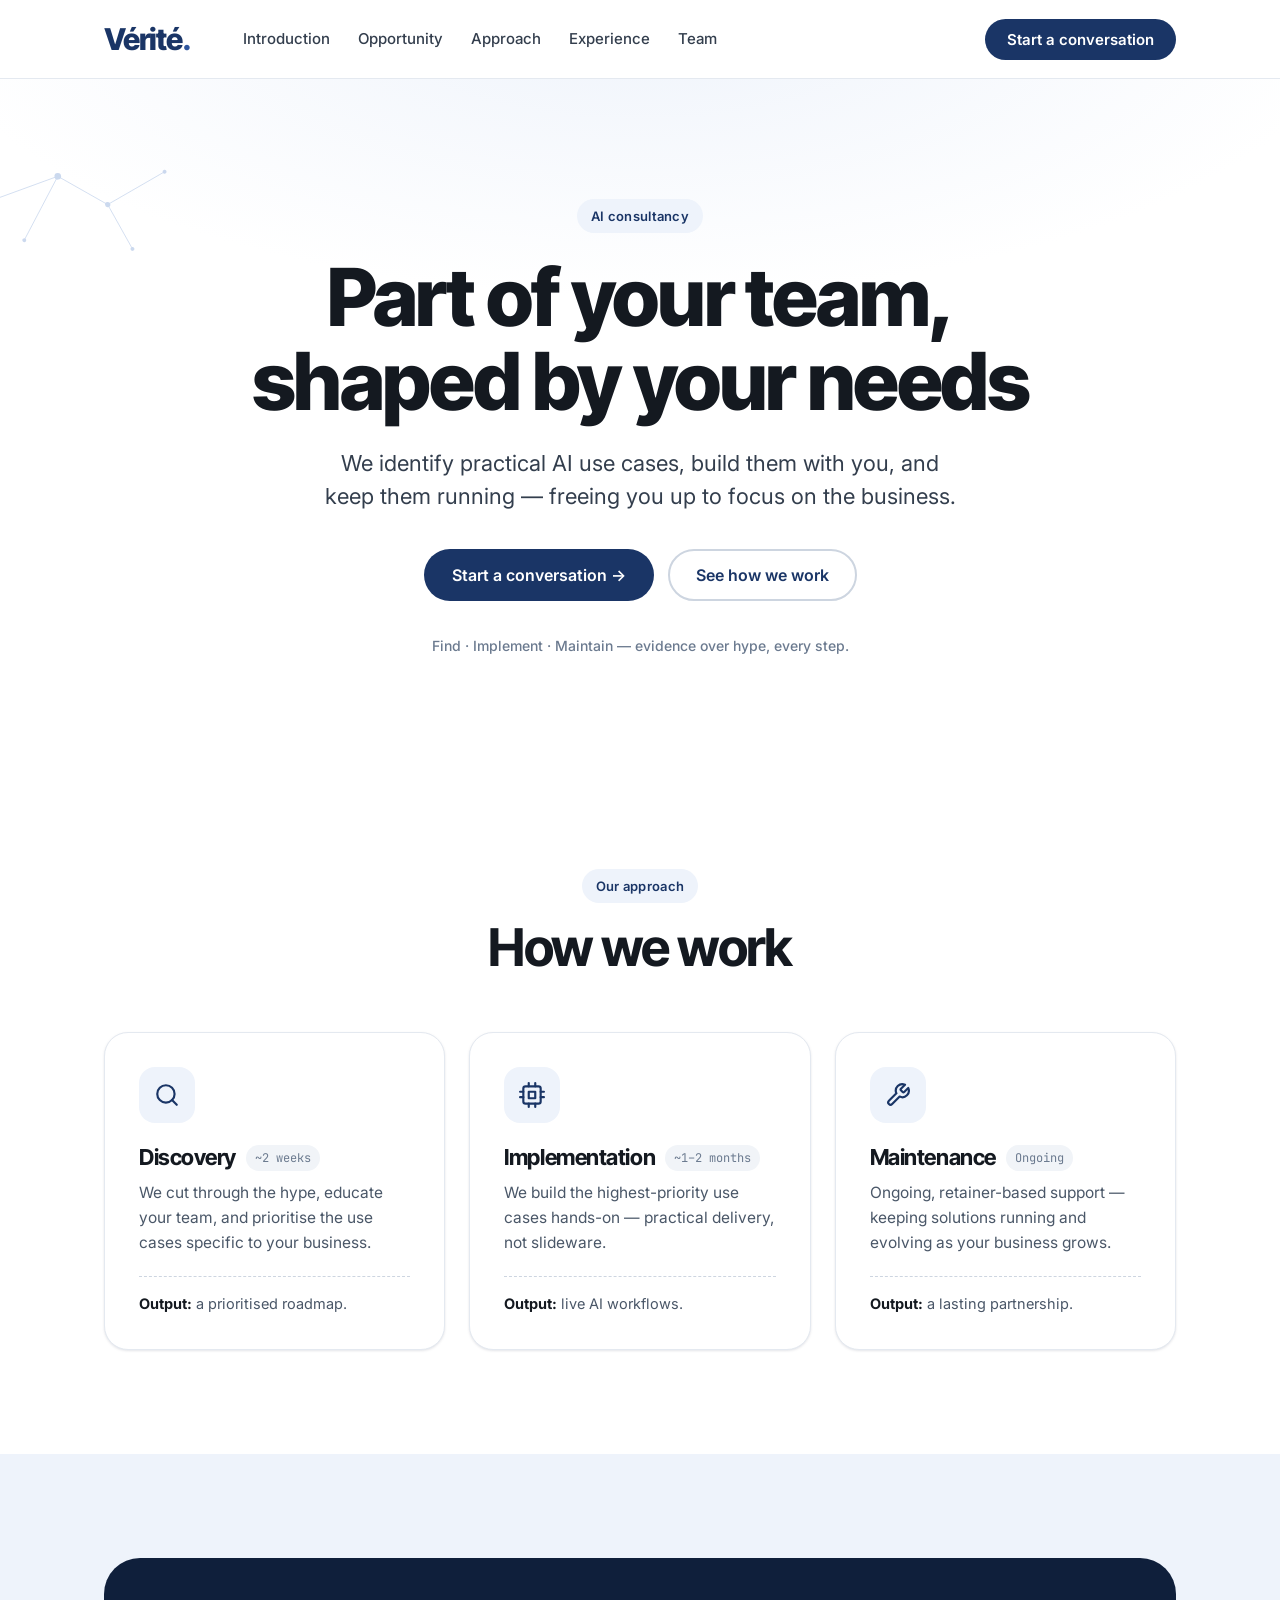
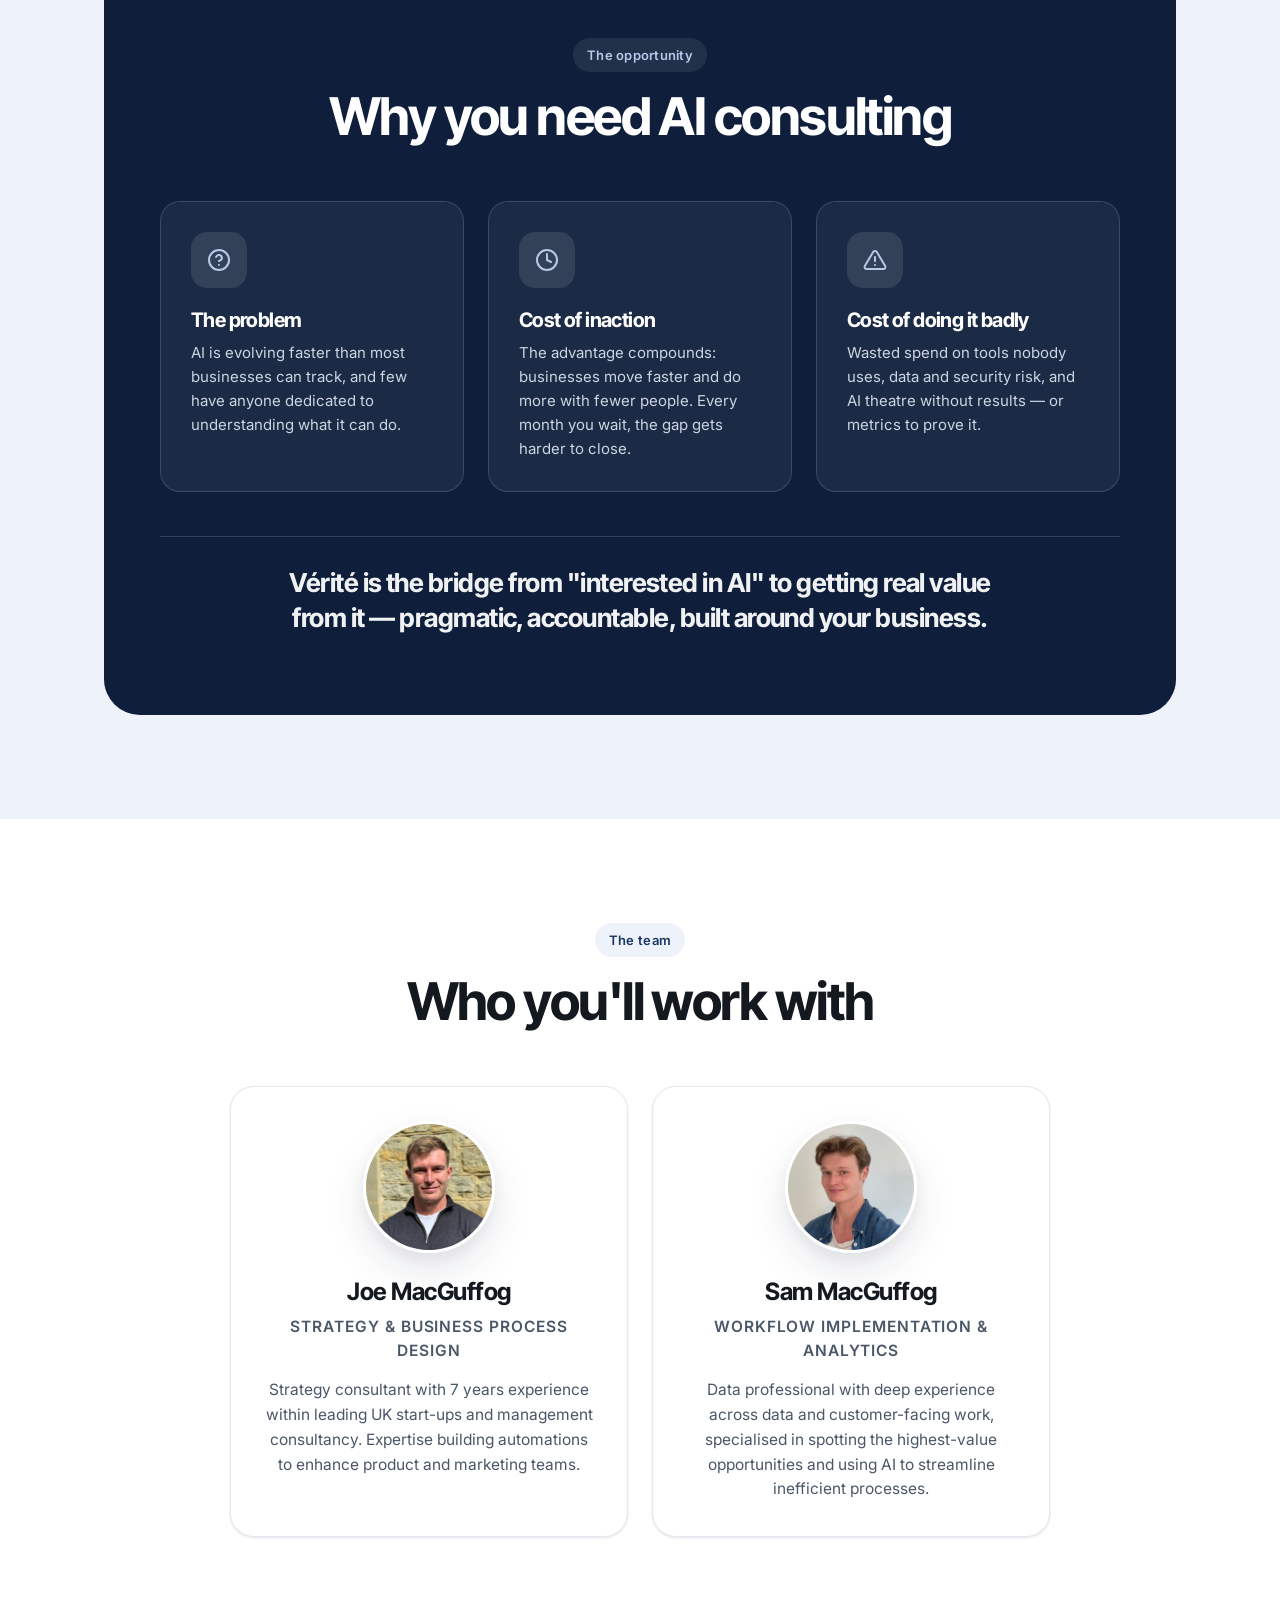
<file: mockups/wise-light.html>
<!DOCTYPE html>
<html lang="en">
<head>
<meta charset="utf-8">
<meta name="viewport" content="width=device-width, initial-scale=1">
<title>Vérité — Wise Light (mockup)</title>
<link rel="stylesheet" href="https://fonts.googleapis.com/css2?family=Inter:wght@400;500;600;700&family=Inter+Tight:wght@600;700;800&family=JetBrains+Mono:wght@500;600&display=swap">
<style>
  :root{
    --blue-50:#EEF3FB;--blue-100:#D9E4F4;--blue-200:#B6C9E8;--blue-300:#84A2D4;--blue-400:#5077BC;
    --blue-500:#2F569E;--blue-600:#21427F;--blue-700:#1A3566;--blue-800:#142A51;--blue-900:#0F1F3B;--blue-950:#0A1526;
    --slate-0:#FFFFFF;--slate-50:#F8FAFC;--slate-100:#F1F4F8;--slate-200:#E4E9F0;--slate-300:#CDD5E0;
    --slate-400:#9AA7B8;--slate-500:#6B7A8F;--slate-600:#4A5768;--slate-700:#333E4D;--slate-900:#141920;
    --brand:var(--blue-700);--brand-strong:var(--blue-800);--accent:var(--blue-500);
    --text-strong:var(--slate-900);--text-body:var(--slate-700);--text-muted:var(--slate-600);
    --font-sans:'Inter',system-ui,sans-serif;--font-display:'Inter Tight','Inter',sans-serif;--font-mono:'JetBrains Mono',ui-monospace,monospace;
    /* Wise-inspired: bigger scale, bigger radii, pill CTAs */
    --r-card:24px;--r-pill:999px;--r-chip:12px;
    --shadow-sm:0 1px 3px rgba(15,31,59,.08),0 1px 2px rgba(15,31,59,.04);
    --shadow-lift:0 18px 40px rgba(15,31,59,.10),0 6px 14px rgba(15,31,59,.06);
    --maxw:1120px;--ease:cubic-bezier(.2,0,.1,1);
  }
  *{box-sizing:border-box}
  html{scroll-behavior:smooth}
  body{margin:0;background:var(--slate-0);color:var(--text-body);font-family:var(--font-sans);line-height:1.55;-webkit-font-smoothing:antialiased}
  h1,h2,h3{margin:0;font-family:var(--font-display);color:var(--text-strong);letter-spacing:-0.03em;line-height:1.05}
  p{margin:0}
  a{color:inherit;text-decoration:none}
  .wrap{max-width:var(--maxw);margin:0 auto;padding:0 24px}
  .eyebrow{display:inline-flex;align-items:center;gap:8px;font-size:13px;font-weight:600;letter-spacing:.02em;color:var(--brand);background:var(--blue-50);border-radius:var(--r-pill);padding:7px 14px}
  .constellation{position:absolute;pointer-events:none;z-index:0}
  .constellation svg{width:100%;height:100%;display:block}

  /* Pill buttons (Wise-style) */
  .btn{display:inline-flex;align-items:center;gap:10px;font-family:var(--font-sans);font-weight:600;font-size:16px;line-height:1;border-radius:var(--r-pill);padding:16px 26px;border:2px solid transparent;cursor:pointer;transition:transform .12s var(--ease),background .12s var(--ease),box-shadow .12s var(--ease)}
  .btn-primary{background:var(--brand);color:#fff}
  .btn-primary:hover{background:var(--brand-strong);transform:translateY(-2px);box-shadow:var(--shadow-lift)}
  .btn-ghost{background:#fff;color:var(--brand);border-color:var(--slate-300)}
  .btn-ghost:hover{background:var(--slate-50);transform:translateY(-2px)}

  header.site{position:sticky;top:0;z-index:50;background:rgba(255,255,255,.86);backdrop-filter:blur(12px);border-bottom:1px solid var(--slate-200)}
  .bar{display:flex;align-items:center;gap:24px;height:78px}
  .wordmark{font-family:var(--font-display);font-weight:800;font-size:30px;letter-spacing:-0.04em;color:var(--brand)}
  .wordmark .dot{color:var(--accent)}
  nav.top{display:flex;gap:4px;margin-left:16px}
  nav.top a{font-size:15px;font-weight:500;color:var(--text-body);padding:8px 12px;border-radius:10px}
  nav.top a:hover{background:var(--slate-100);color:var(--text-strong)}
  .bar .cta{margin-left:auto}
  .btn-sm{padding:11px 20px;font-size:15px}

  section{position:relative;overflow:hidden}
  .tint{background:var(--blue-50)}
  .pad{padding:104px 0}
  .head{max-width:720px;margin:0 auto 56px;text-align:center}
  .head h2{font-size:52px;margin-top:18px}
  .head p{font-size:20px;color:var(--text-muted);margin-top:18px}

  /* Hero */
  .hero{padding:120px 0 108px;text-align:center;background:radial-gradient(1200px 500px at 50% -12%, var(--blue-50), #fff 60%)}
  .hero h1{font-size:80px;font-weight:800;max-width:15ch;margin:22px auto 0}
  .hero .lede{font-size:22px;color:var(--text-body);max-width:640px;margin:24px auto 0;line-height:1.5}
  .hero .cta-row{display:flex;gap:14px;justify-content:center;margin-top:36px;flex-wrap:wrap}
  .hero .trust{margin-top:34px;font-size:14px;color:var(--slate-500);font-weight:500}

  .grid{display:grid;gap:24px}
  .g3{grid-template-columns:repeat(3,1fr)}
  .g2{grid-template-columns:repeat(2,1fr)}
  .grid>*{min-width:0}

  .card{background:#fff;border:1px solid var(--slate-200);border-radius:var(--r-card);padding:34px;box-shadow:var(--shadow-sm);transition:transform .2s var(--ease),box-shadow .2s var(--ease)}
  .card:hover{transform:translateY(-4px);box-shadow:var(--shadow-lift)}
  .tile{width:56px;height:56px;border-radius:16px;background:var(--blue-50);color:var(--brand);display:flex;align-items:center;justify-content:center;margin-bottom:22px}
  .card h3{font-size:22px;letter-spacing:-0.02em}
  .card p{margin-top:10px;font-size:15.5px;color:var(--text-muted);line-height:1.6}
  .timing{font-family:var(--font-mono);font-size:12px;color:var(--slate-500);background:var(--slate-100);padding:4px 9px;border-radius:var(--r-pill)}
  .out{margin-top:20px;padding-top:16px;border-top:1px dashed var(--slate-300);font-size:14.5px;color:var(--text-muted)}
  .out b{color:var(--text-strong)}

  /* Opportunity — dark rounded color block */
  .darkblock{background:var(--blue-900);color:#fff;border-radius:36px;padding:80px 56px;position:relative;overflow:hidden}
  .darkblock .head h2{color:#fff}
  .darkblock .eyebrow{background:rgba(255,255,255,.08);color:var(--blue-200)}
  .ocard{background:rgba(255,255,255,.05);border:1px solid rgba(255,255,255,.14);border-radius:20px;padding:30px}
  .ocard .tile{background:rgba(255,255,255,.10);color:var(--blue-200)}
  .ocard h3{color:#fff;font-size:20px}
  .ocard p{margin-top:10px;color:var(--slate-300);font-size:15px;line-height:1.6}
  .pull{margin-top:44px;padding-top:28px;border-top:1px solid rgba(255,255,255,.14);text-align:center}
  .pull p{font-family:var(--font-display);font-weight:700;font-size:26px;letter-spacing:-0.02em;max-width:720px;margin:0 auto;line-height:1.35;color:rgba(255,255,255,.94)}

  /* Team */
  .person{text-align:center;align-items:center}
  .person img{width:132px;height:132px;border-radius:var(--r-pill);object-fit:cover;border:3px solid #fff;box-shadow:var(--shadow-lift);margin-bottom:20px}
  .person h3{font-size:24px}
  .role{margin:8px 0 14px;font-size:13px;font-weight:600;text-transform:uppercase;letter-spacing:.06em;color:var(--accent)}

  @media(max-width:900px){.g3,.g2{grid-template-columns:1fr}.head h2{font-size:38px}.hero h1{font-size:52px}.darkblock{padding:56px 28px;border-radius:28px}nav.top{display:none}}
  @media(max-width:600px){.hero h1{font-size:40px}.head h2{font-size:30px}.pad{padding:72px 0}}
  @media(prefers-reduced-motion:reduce){*{transition:none!important;scroll-behavior:auto}}
</style>
</head>
<body>

<header class="site"><div class="wrap bar">
  <span class="wordmark">Vérité<span class="dot">.</span></span>
  <nav class="top"><a href="#">Introduction</a><a href="#">Opportunity</a><a href="#">Approach</a><a href="#">Experience</a><a href="#">Team</a></nav>
  <div class="cta"><a class="btn btn-primary btn-sm" href="#">Start a conversation</a></div>
</div></header>

<!-- HERO -->
<section class="hero">
  <div class="constellation" style="top:70px;left:-40px;width:280px;height:220px;color:var(--blue-200);opacity:.7;transform:rotate(-6deg)" aria-hidden="true">
    <svg viewBox="0 0 420 320"><g fill="none" stroke="currentColor" stroke-width="1.2"><path d="M40,60 L160,30 L100,120 M160,30 L230,80 L320,40 M230,80 L260,150"/></g><g fill="currentColor"><circle cx="40" cy="60" r="3"/><circle cx="160" cy="30" r="5"/><circle cx="100" cy="120" r="3"/><circle cx="230" cy="80" r="4"/><circle cx="320" cy="40" r="3"/><circle cx="260" cy="150" r="3"/></g></svg>
  </div>
  <div class="wrap" style="position:relative;z-index:1">
    <span class="eyebrow">AI consultancy</span>
    <h1>Part of your team, shaped by your needs</h1>
    <p class="lede">We identify practical AI use cases, build them with you, and keep them running — freeing you up to focus on the business.</p>
    <div class="cta-row">
      <a class="btn btn-primary" href="#">Start a conversation →</a>
      <a class="btn btn-ghost" href="#">See how we work</a>
    </div>
    <p class="trust">Find · Implement · Maintain — evidence over hype, every step.</p>
  </div>
</section>

<!-- APPROACH -->
<section class="pad">
  <div class="wrap">
    <div class="head"><span class="eyebrow">Our approach</span><h2>How we work</h2></div>
    <div class="grid g3">
      <div class="card">
        <div class="tile"><svg width="26" height="26" viewBox="0 0 24 24" fill="none" stroke="currentColor" stroke-width="2" stroke-linecap="round" stroke-linejoin="round"><circle cx="11" cy="11" r="8"/><line x1="21" y1="21" x2="16.65" y2="16.65"/></svg></div>
        <div style="display:flex;align-items:center;gap:10px"><h3>Discovery</h3><span class="timing">~2 weeks</span></div>
        <p>We cut through the hype, educate your team, and prioritise the use cases specific to your business.</p>
        <div class="out"><b>Output:</b> a prioritised roadmap.</div>
      </div>
      <div class="card">
        <div class="tile"><svg width="26" height="26" viewBox="0 0 24 24" fill="none" stroke="currentColor" stroke-width="2" stroke-linecap="round" stroke-linejoin="round"><rect x="4" y="4" width="16" height="16" rx="2"/><rect x="9" y="9" width="6" height="6"/><line x1="9" y1="1" x2="9" y2="4"/><line x1="15" y1="1" x2="15" y2="4"/><line x1="9" y1="20" x2="9" y2="23"/><line x1="15" y1="20" x2="15" y2="23"/><line x1="20" y1="9" x2="23" y2="9"/><line x1="20" y1="14" x2="23" y2="14"/><line x1="1" y1="9" x2="4" y2="9"/><line x1="1" y1="14" x2="4" y2="14"/></svg></div>
        <div style="display:flex;align-items:center;gap:10px"><h3>Implementation</h3><span class="timing">~1–2 months</span></div>
        <p>We build the highest-priority use cases hands-on — practical delivery, not slideware.</p>
        <div class="out"><b>Output:</b> live AI workflows.</div>
      </div>
      <div class="card">
        <div class="tile"><svg width="26" height="26" viewBox="0 0 24 24" fill="none" stroke="currentColor" stroke-width="2" stroke-linecap="round" stroke-linejoin="round"><path d="M14.7 6.3a1 1 0 0 0 0 1.4l1.6 1.6a1 1 0 0 0 1.4 0l3.77-3.77a6 6 0 0 1-7.94 7.94l-6.91 6.91a2.12 2.12 0 0 1-3-3l6.91-6.91a6 6 0 0 1 7.94-7.94l-3.76 3.76z"/></svg></div>
        <div style="display:flex;align-items:center;gap:10px"><h3>Maintenance</h3><span class="timing">Ongoing</span></div>
        <p>Ongoing, retainer-based support — keeping solutions running and evolving as your business grows.</p>
        <div class="out"><b>Output:</b> a lasting partnership.</div>
      </div>
    </div>
  </div>
</section>

<!-- OPPORTUNITY (dark color block) -->
<section class="tint pad">
  <div class="wrap">
    <div class="darkblock">
      <div class="head"><span class="eyebrow">The opportunity</span><h2>Why you need AI consulting</h2></div>
      <div class="grid g3">
        <div class="ocard"><div class="tile"><svg width="24" height="24" viewBox="0 0 24 24" fill="none" stroke="currentColor" stroke-width="2" stroke-linecap="round" stroke-linejoin="round"><circle cx="12" cy="12" r="10"/><path d="M9.09 9a3 3 0 0 1 5.83 1c0 2-3 3-3 3"/><line x1="12" y1="17" x2="12.01" y2="17"/></svg></div><h3>The problem</h3><p>AI is evolving faster than most businesses can track, and few have anyone dedicated to understanding what it can do.</p></div>
        <div class="ocard"><div class="tile"><svg width="24" height="24" viewBox="0 0 24 24" fill="none" stroke="currentColor" stroke-width="2" stroke-linecap="round" stroke-linejoin="round"><circle cx="12" cy="12" r="10"/><polyline points="12 6 12 12 16 14"/></svg></div><h3>Cost of inaction</h3><p>The advantage compounds: businesses move faster and do more with fewer people. Every month you wait, the gap gets harder to close.</p></div>
        <div class="ocard"><div class="tile"><svg width="24" height="24" viewBox="0 0 24 24" fill="none" stroke="currentColor" stroke-width="2" stroke-linecap="round" stroke-linejoin="round"><path d="M10.29 3.86 1.82 18a2 2 0 0 0 1.71 3h16.94a2 2 0 0 0 1.71-3L13.71 3.86a2 2 0 0 0-3.42 0z"/><line x1="12" y1="9" x2="12" y2="13"/><line x1="12" y1="17" x2="12.01" y2="17"/></svg></div><h3>Cost of doing it badly</h3><p>Wasted spend on tools nobody uses, data and security risk, and AI theatre without results — or metrics to prove it.</p></div>
      </div>
      <div class="pull"><p>Vérité is the bridge from "interested in AI" to getting real value from it — pragmatic, accountable, built around your business.</p></div>
    </div>
  </div>
</section>

<!-- TEAM -->
<section class="pad">
  <div class="wrap">
    <div class="head"><span class="eyebrow">The team</span><h2>Who you'll work with</h2></div>
    <div class="grid g2" style="max-width:820px;margin:0 auto">
      <div class="card person"><img src="../assets/joe.jpg" alt="Joe MacGuffog"><h3>Joe MacGuffog</h3><p class="role">Strategy &amp; Business Process Design</p><p>Strategy consultant with 7 years experience within leading UK start-ups and management consultancy. Expertise building automations to enhance product and marketing teams.</p></div>
      <div class="card person"><img src="../assets/sam.jpg" alt="Sam MacGuffog"><h3>Sam MacGuffog</h3><p class="role">Workflow Implementation &amp; Analytics</p><p>Data professional with deep experience across data and customer-facing work, specialised in spotting the highest-value opportunities and using AI to streamline inefficient processes.</p></div>
    </div>
  </div>
</section>

</body>
</html>
</file>
<file: assets/css/site.css>
/* Vérité site styles. Shared by every page; edit here, not in the pages. */
  :root{
    --blue-50:#EEF3FB;--blue-100:#D9E4F4;--blue-200:#B6C9E8;--blue-300:#84A2D4;--blue-400:#5077BC;
    --blue-500:#2F569E;--blue-600:#21427F;--blue-700:#1A3566;--blue-800:#142A51;--blue-900:#0F1F3B;--blue-950:#0A1526;
    --slate-0:#FFFFFF;--slate-50:#F8FAFC;--slate-100:#F1F4F8;--slate-200:#E4E9F0;--slate-300:#CDD5E0;
    --slate-400:#9AA7B8;--slate-500:#6B7A8F;--slate-600:#4A5768;--slate-700:#333E4D;--slate-900:#141920;
    --brand:var(--blue-700);--brand-strong:var(--blue-800);--accent:var(--blue-500);--accent-hover:var(--blue-600);
    --text-strong:var(--slate-900);--text-body:var(--slate-700);--text-muted:var(--slate-600);
    --font-sans:'Inter',system-ui,-apple-system,'Segoe UI',sans-serif;
    --font-display:'Inter Tight','Inter',system-ui,sans-serif;
    --font-mono:'JetBrains Mono',ui-monospace,'SF Mono',Menlo,monospace;
    --r-card:24px;--r-pill:999px;--r-chip:12px;
    --shadow-sm:0 1px 3px rgba(15,31,59,.08),0 1px 2px rgba(15,31,59,.04);
    --shadow-lift:0 18px 40px rgba(15,31,59,.10),0 6px 14px rgba(15,31,59,.06);
    --maxw:1120px;--ease:cubic-bezier(.2,0,.1,1);--ease-emph:cubic-bezier(.16,1,.3,1);
  }
  *{box-sizing:border-box}
  html{scroll-behavior:smooth}
  body{margin:0;background:var(--slate-0);color:var(--text-body);font-family:var(--font-sans);line-height:1.55;-webkit-font-smoothing:antialiased}
  h1,h2,h3{margin:0;font-family:var(--font-display);color:var(--text-strong);letter-spacing:-0.03em;line-height:1.05}
  p{margin:0}
  a{color:var(--accent)}
  .wrap{max-width:var(--maxw);margin:0 auto;padding:0 24px}
  .eyebrow{display:inline-flex;align-items:center;gap:8px;font-size:13px;font-weight:600;letter-spacing:.02em;color:var(--brand);background:var(--blue-50);border-radius:var(--r-pill);padding:7px 14px}
  .constellation{position:absolute;pointer-events:none;z-index:0}
  .constellation svg{width:100%;height:100%;display:block}

  /* Pill buttons */
  .btn{display:inline-flex;align-items:center;gap:10px;font-family:var(--font-sans);font-weight:600;font-size:16px;line-height:1;border-radius:var(--r-pill);padding:16px 26px;border:2px solid transparent;cursor:pointer;text-decoration:none;transition:transform .12s var(--ease),background .12s var(--ease),box-shadow .12s var(--ease),border-color .12s var(--ease)}
  .btn svg{flex:none}
  .btn-primary{background:var(--brand);color:#fff}
  .btn-primary:hover{background:var(--brand-strong);transform:translateY(-2px);box-shadow:var(--shadow-lift)}
  .btn-ghost{background:#fff;color:var(--brand);border-color:var(--slate-300)}
  .btn-ghost:hover{background:var(--slate-50);transform:translateY(-2px)}
  .btn-accent{background:var(--accent);color:#fff}
  .btn-accent:hover{background:var(--accent-hover);transform:translateY(-2px);box-shadow:var(--shadow-lift)}
  .btn:focus-visible{outline:none;box-shadow:0 0 0 3px rgba(47,86,158,.4)}
  .btn-sm{padding:11px 20px;font-size:15px}

  header.site{position:sticky;top:0;z-index:50;background:rgba(255,255,255,.86);backdrop-filter:blur(12px);-webkit-backdrop-filter:blur(12px);border-bottom:1px solid var(--slate-200)}
  .bar{display:flex;align-items:center;gap:20px;height:78px}
  .wordmark{font-family:var(--font-display);font-weight:800;font-size:30px;letter-spacing:-0.04em;color:var(--brand);text-decoration:none}
  .wordmark .dot{color:var(--accent)}
  nav.top{display:flex;gap:2px;margin-left:14px}
  nav.top a{font-size:15px;font-weight:500;color:var(--text-body);padding:8px 12px;border-radius:10px;text-decoration:none}
  nav.top a:hover{background:var(--slate-100);color:var(--text-strong)}
  .bar .cta{margin-left:auto}

  section{position:relative;overflow:hidden}
  .tint{background:var(--blue-50)}
  .sunken{background:var(--slate-50)}
  .pad{padding:104px 0}
  .head{max-width:720px;margin:0 auto 56px;text-align:center}
  .head h2{font-size:52px;margin-top:18px}
  .head p{font-size:20px;color:var(--text-muted);margin-top:18px;line-height:1.55}

  /* Hero */
  .hero{padding:120px 0 108px;text-align:center;background:radial-gradient(1200px 500px at 50% -12%, var(--blue-50), #fff 60%);border-bottom:1px solid var(--slate-200)}
  .hero h1{font-size:80px;font-weight:800;max-width:15ch;margin:22px auto 0}
  .hero .lede{font-size:22px;color:var(--text-body);max-width:640px;margin:24px auto 0;line-height:1.5}
  .hero .cta-row{display:flex;gap:14px;justify-content:center;margin-top:36px;flex-wrap:wrap}
  .hero .trust{margin-top:34px;font-size:14px;color:var(--slate-500);font-weight:500}

  .grid{display:grid;gap:24px}
  .g3{grid-template-columns:repeat(3,1fr)}
  .g2{grid-template-columns:repeat(2,1fr)}
  .grid>*{min-width:0}

  .card{display:flex;flex-direction:column;background:#fff;border:1px solid var(--slate-200);border-radius:var(--r-card);padding:34px;box-shadow:var(--shadow-sm);transition:transform .2s var(--ease),box-shadow .2s var(--ease)}
  .card.hoverable:hover{transform:translateY(-4px);box-shadow:var(--shadow-lift)}
  .tile{width:56px;height:56px;border-radius:16px;background:var(--blue-50);color:var(--brand);display:flex;align-items:center;justify-content:center;margin-bottom:22px}
  .num{width:44px;height:44px;border-radius:14px;background:var(--blue-50);color:var(--brand);font-family:var(--font-mono);font-weight:600;font-size:17px;display:flex;align-items:center;justify-content:center;margin-bottom:22px}
  .card h3{font-size:22px;letter-spacing:-0.02em}
  .card p{margin-top:10px;font-size:15.5px;color:var(--text-muted);line-height:1.6}
  .chip{font-family:var(--font-mono);font-size:12px;color:var(--slate-500);background:var(--slate-100);padding:4px 9px;border-radius:var(--r-pill);white-space:nowrap}
  .out{margin-top:auto;padding-top:16px;border-top:1px dashed var(--slate-300);font-size:14.5px;color:var(--text-muted)}
  .out b{color:var(--text-strong)}
  .badge{align-self:flex-start;display:inline-flex;align-items:center;font-size:12.5px;font-weight:600;color:var(--blue-700);background:var(--blue-50);border-radius:var(--r-pill);padding:5px 12px}
  .stat{margin-top:auto;padding-top:16px;font-family:var(--font-mono);font-size:13px;color:var(--brand);font-weight:600}

  /* Dark rounded color-block (Opportunity) */
  .darkblock{background:var(--blue-900);color:#fff;border-radius:36px;padding:80px 56px;position:relative;overflow:hidden}
  .darkblock .head h2{color:#fff}
  .darkblock .eyebrow{background:rgba(255,255,255,.08);color:var(--blue-200)}
  .ocard{background:rgba(255,255,255,.05);border:1px solid rgba(255,255,255,.14);border-radius:20px;padding:30px}
  .ocard .tile{background:rgba(255,255,255,.10);color:var(--blue-200)}
  .ocard h3{color:#fff;font-size:20px}
  .ocard p{margin-top:10px;color:var(--slate-300);font-size:15px;line-height:1.6}
  .pull{margin-top:44px;padding-top:28px;border-top:1px solid rgba(255,255,255,.14);text-align:center}
  .pull p{font-family:var(--font-display);font-weight:700;font-size:26px;letter-spacing:-0.02em;max-width:720px;margin:0 auto;line-height:1.35;color:rgba(255,255,255,.94)}

  /* Team */
  .person{text-align:center;align-items:center}
  .person img{width:136px;height:136px;border-radius:var(--r-pill);object-fit:cover;align-self:center;border:3px solid #fff;box-shadow:var(--shadow-lift);margin-bottom:20px}
  .person h3{font-size:24px}
  .role{margin:8px 0 14px;font-size:13px;font-weight:600;text-transform:uppercase;letter-spacing:.06em;color:var(--accent)}

  /* Experience logo strip (founders' background): static row under the hero CTAs */
  .hero-logos{margin-top:52px}
  .logo-cap{font-size:13px;font-weight:600;text-transform:uppercase;letter-spacing:.08em;color:var(--slate-600);margin-bottom:22px}
  .logo-row{display:flex;flex-wrap:wrap;justify-content:center;align-items:center;gap:30px 46px;max-width:1040px;margin:0 auto}
  .logo{height:28px;width:auto;max-width:130px;object-fit:contain;filter:grayscale(1);opacity:.7;transition:opacity .2s var(--ease)}
  .logo:hover{opacity:1}

  /* Introduction: two-column split */
  .split{display:grid;grid-template-columns:.95fr 1.05fr;gap:64px;align-items:start}
  .split__intro h2{font-family:var(--font-display);font-size:44px;letter-spacing:-.02em;line-height:1.05;color:var(--text-strong);margin:16px 0 0}
  .split__intro p{margin-top:18px;font-size:19px;color:var(--text-muted);line-height:1.6}
  .points{display:flex;flex-direction:column}
  .point{padding:22px 0;border-top:1px solid var(--slate-200)}
  .point:first-child{border-top:0;padding-top:0}
  .point h3{font-family:var(--font-display);font-size:20px;letter-spacing:-.01em;color:var(--text-strong)}
  .point p{margin-top:8px;font-size:15.5px;color:var(--text-muted);line-height:1.6}

  /* Approach: horizontal timeline (collapses to vertical on mobile) */
  .timeline{position:relative;display:grid;grid-template-columns:repeat(3,1fr);gap:32px;margin-top:40px}
  .timeline::before{content:"";position:absolute;top:21px;left:16.66%;right:16.66%;height:2px;background:linear-gradient(90deg,var(--blue-200),var(--blue-300),var(--blue-200));z-index:0}
  .phase{position:relative;z-index:1;display:flex;flex-direction:column;align-items:center;text-align:center}
  .phase__node{width:44px;height:44px;border-radius:var(--r-pill);background:var(--blue-50);color:var(--brand);display:flex;align-items:center;justify-content:center;box-shadow:0 0 0 6px #fff,0 0 0 8px var(--blue-100);margin-bottom:24px;flex:none}
  .phase__meta{display:flex;align-items:center;justify-content:center;gap:10px;margin-bottom:8px}
  .phase__meta h3{font-family:var(--font-display);font-size:20px;letter-spacing:-.01em;color:var(--text-strong)}
  .phase__body{display:flex;flex-direction:column;flex:1;width:100%}
  .phase__body p{font-size:15.5px;color:var(--text-muted);line-height:1.6;max-width:34ch;margin:0 auto;padding-bottom:16px}
  .phase__body p:last-child{padding-bottom:0}
  .phase .out{margin-top:auto;padding-top:14px;border-top:1px dashed var(--slate-300);font-size:14.5px;color:var(--text-muted)}
  .phase .out b{color:var(--text-strong)}

  /* Experience: featured case + supporting cases; outcome is the lead line */
  .cases{display:flex;flex-direction:column;gap:24px;margin-top:40px}
  .cases__row{display:grid;grid-template-columns:1fr 1fr;gap:24px}
  .case{display:flex;flex-direction:column}
  .case .badge{margin-top:16px}
  .case h3{font-family:var(--font-display);font-size:22px;letter-spacing:-.01em;color:var(--text-strong);margin-top:12px}
  .case__desc{margin-top:12px;font-size:15.5px;color:var(--text-muted);line-height:1.6}
  .outcome{font-family:var(--font-sans);font-weight:700;font-size:19px;line-height:1.3;letter-spacing:-.01em;color:var(--accent);margin:0}
  .case--feature{display:grid;grid-template-columns:1.15fr 1fr;gap:40px;align-items:center;padding:44px}
  .case--feature .outcome{font-size:27px}
  .case--feature h3{font-size:26px}
  .case--feature .case__desc{margin-top:0}

  /* CTA */
  .cta-panel{position:relative;overflow:hidden;background:var(--blue-900);border-radius:36px;padding:80px 40px;text-align:center}
  .cta-panel h2{color:#fff;font-size:44px}
  .cta-panel .eyebrow{background:rgba(255,255,255,.10);color:var(--blue-200)}
  .cta-panel p{color:var(--blue-100);font-size:19px;max-width:560px;margin:16px auto 30px;line-height:1.55;overflow-wrap:anywhere}
  .cta-panel p a{color:#fff;font-weight:600}

  footer.site{background:var(--blue-950);padding:52px 0 40px;position:relative;overflow:hidden}
  .footer-inner{display:flex;flex-direction:column;gap:28px}
  .footer-top{display:flex;align-items:center;justify-content:space-between;gap:24px 32px;flex-wrap:nowrap}
  .footer-left{display:flex;align-items:center;gap:16px 20px;flex-wrap:wrap;flex:1 1 auto;min-width:0}
  footer .wordmark{color:#fff;font-size:26px}
  footer .wordmark .dot{color:var(--blue-300)}
  .footer-nav{display:flex;align-items:center;gap:4px;flex-wrap:wrap}
  .footer-nav a{color:var(--slate-300);font-size:14px;font-weight:500;text-decoration:none;line-height:1;display:inline-flex;align-items:center;min-height:44px;padding:0 10px;border-radius:8px}
  .footer-nav a:hover{color:#fff}
  .footer-nav a.footer-cta{color:var(--blue-200);font-weight:600}
  .footer-nav a.footer-cta:hover{color:#fff}
  .footer-right{display:flex;align-items:center;gap:16px;flex:0 0 auto}
  .footer-email{color:var(--blue-200);font-size:14px;font-weight:600;text-decoration:none;display:inline-flex;align-items:center;min-height:44px}
  .footer-email:hover{color:#fff;text-decoration:underline}
  .footer-social{display:inline-flex;align-items:center;justify-content:center;width:44px;height:44px;border-radius:10px;color:var(--slate-300);border:1px solid rgba(255,255,255,.14)}
  .footer-social:hover{color:#fff;background:rgba(255,255,255,.08);border-color:rgba(255,255,255,.30)}
  .footer-bottom{display:flex;align-items:center;justify-content:center;gap:10px;flex-wrap:wrap;padding-top:22px;border-top:1px solid rgba(255,255,255,.10);color:var(--slate-400);font-size:13px}
  .footer-bottom a{color:var(--slate-400);text-decoration:none}
  .footer-bottom a:hover{color:#fff;text-decoration:underline}
  .footer-bottom .sep{color:var(--slate-500)}
  footer.site a:focus-visible{outline:none;box-shadow:0 0 0 3px rgba(132,162,212,.65);border-radius:8px}
  @media(max-width:640px){
    .footer-top{flex-direction:column;align-items:center;text-align:center;gap:20px}
    .footer-left{flex-direction:column;align-items:center;gap:14px}
    .footer-nav{justify-content:center}
    .footer-right{flex-direction:column;gap:12px}
    .footer-bottom{flex-direction:column;gap:8px}
    .footer-bottom .sep{display:none}
  }

  /* Motion: reveal on scroll */
  .js .reveal{opacity:0;transform:translateY(16px);transition:opacity .5s var(--ease-emph),transform .5s var(--ease-emph)}
  .js .reveal.in{opacity:1;transform:none}
  /* stagger removed: a row's cards appear together, so none lags behind */
  /* Gentle drift for hero constellations */
  @keyframes floaty{0%,100%{transform:translateY(0) rotate(var(--rot,0deg))}50%{transform:translateY(-12px) rotate(var(--rot,0deg))}}
  .float{animation:floaty 9s ease-in-out infinite}

  @media(max-width:900px){.g3,.g2{grid-template-columns:1fr}.head h2{font-size:38px}.hero h1{font-size:52px}.darkblock{padding:56px 26px;border-radius:28px}.cta-panel{padding:56px 24px}.cta-panel h2{font-size:32px}nav.top{display:none}}
  @media(max-width:768px){
    .split{grid-template-columns:1fr;gap:32px}
    .split__intro h2{font-size:34px}
    .case--feature{grid-template-columns:1fr;gap:20px;padding:32px}
    .case--feature .outcome{font-size:24px}
    .case--feature h3{font-size:24px}
    .cases__row{grid-template-columns:1fr}
  }
  @media(max-width:640px){
    .timeline{grid-template-columns:1fr;gap:0;margin-top:28px}
    .timeline::before{top:8px;bottom:8px;left:21px;right:auto;width:2px;height:auto;background:var(--blue-200)}
    .phase{flex-direction:row;align-items:flex-start;text-align:left;gap:20px;padding-bottom:34px}
    .phase:last-child{padding-bottom:0}
    .phase__node{margin-bottom:0;box-shadow:0 0 0 4px #fff}
    .phase__meta{justify-content:flex-start}
    .phase__body{flex:1}
    .phase__body p{max-width:none;margin:0}
    .phase .out{text-align:left}
  }
  @media(max-width:600px){.hero h1{font-size:40px}.head h2{font-size:30px}.split__intro h2{font-size:30px}.pad{padding:72px 0}.logo{height:24px}.logo-row{gap:24px 34px}}
  @media(prefers-reduced-motion:reduce){
    *{scroll-behavior:auto}
    .js .reveal{opacity:1!important;transform:none!important;transition:none!important}
    .float{animation:none!important}
    .btn,.card{transition:none!important}
  }

  /* Privacy policy content */
  .policy{max-width:760px;margin:0 auto}
  .policy h1{margin:16px 0 0;font-family:var(--font-display);font-size:44px;letter-spacing:-.02em;line-height:1.1;color:var(--text-strong)}
  .policy .updated{margin-top:16px;font-size:14px;font-weight:600;color:var(--text-muted);font-family:var(--font-mono)}
  .policy .lead{margin-top:22px;font-size:19px;color:var(--text-body);line-height:1.65}
  .policy .sec{padding:34px 0;border-top:1px solid var(--slate-200)}
  .policy .sec h2{font-family:var(--font-display);font-size:24px;letter-spacing:-.02em;line-height:1.2;color:var(--text-strong)}
  .policy .sec p{margin-top:14px;font-size:16px;color:var(--text-body);line-height:1.65}
  .policy .sec ul{margin:16px 0 0;padding-left:22px}
  .policy .sec li{margin-top:10px;font-size:16px;color:var(--text-body);line-height:1.6}
  .policy .sec li::marker{color:var(--slate-400)}
  .policy .sec a{color:var(--accent);font-weight:500}
  .policy .sec strong{color:var(--text-strong);font-weight:600}
  .policy .contact{font-size:16px;line-height:1.9}
  /* Policy tables */
  .policy .tbl-wrap{margin-top:20px;overflow-x:auto;border:1px solid var(--slate-200);border-radius:16px;-webkit-overflow-scrolling:touch}
  .policy table{width:100%;border-collapse:collapse;font-size:15px;min-width:480px}
  .policy th{text-align:left;font-family:var(--font-sans);font-weight:600;color:var(--text-strong);background:var(--slate-50);padding:14px 18px;border-bottom:1px solid var(--slate-200);line-height:1.4}
  .policy td{padding:14px 18px;border-bottom:1px solid var(--slate-200);color:var(--text-body);vertical-align:top;line-height:1.5}
  .policy tbody tr:last-child td{border-bottom:0}
  .policy th+th,.policy td+td{border-left:1px solid var(--slate-200)}
  @media(max-width:600px){
    .policy h1{font-size:32px}
    .policy .lead{font-size:17px}
    .policy .sec h2{font-size:21px}
  }

  /* ---- Multi-page additions (same tokens; no changes to existing rules) ---- */
  /* Active nav state */
  nav.top a[aria-current="page"]{color:var(--brand);background:var(--blue-50);font-weight:600}
  /* Mobile nav: CSS-only <details> disclosure (works with JavaScript disabled) */
  .menu{display:none;position:relative;margin-left:12px}
  .menu summary{list-style:none;cursor:pointer;width:44px;height:44px;border-radius:10px;display:flex;align-items:center;justify-content:center;border:1px solid var(--slate-300);background:#fff}
  .menu summary::-webkit-details-marker{display:none}
  .menu summary:focus-visible{outline:none;box-shadow:0 0 0 3px rgba(47,86,158,.4)}
  .menu__bars{position:relative;width:18px;height:2px;background:var(--brand);border-radius:2px}
  .menu__bars::before,.menu__bars::after{content:"";position:absolute;left:0;width:18px;height:2px;background:var(--brand);border-radius:2px}
  .menu__bars::before{top:-6px}
  .menu__bars::after{top:6px}
  .menu[open] summary{background:var(--slate-100)}
  .menu__nav{position:absolute;right:0;top:calc(100% + 10px);min-width:230px;background:#fff;border:1px solid var(--slate-200);border-radius:16px;box-shadow:var(--shadow-lift);padding:10px;display:flex;flex-direction:column;gap:2px;z-index:60}
  .menu__nav a{font-size:15px;font-weight:500;color:var(--text-body);padding:0 14px;border-radius:10px;text-decoration:none;min-height:44px;display:flex;align-items:center}
  .menu__nav a:hover{background:var(--slate-100);color:var(--text-strong)}
  .menu__nav a[aria-current="page"]{color:var(--brand);background:var(--blue-50);font-weight:600}
  .menu__nav a.menu__cta{color:#fff;background:var(--brand);justify-content:center;margin-top:6px;font-weight:600}
  .menu__nav a.menu__cta:hover{background:var(--brand-strong);color:#fff}
  @media(max-width:900px){.menu{display:block}}
  @media(max-width:560px){.bar .cta{display:none}.menu{margin-left:auto}}
  /* Inner-page intro: same gradient and type as the hero */
  .page-hero{padding:96px 0 72px;text-align:center;background:radial-gradient(1200px 500px at 50% -12%, var(--blue-50), #fff 60%);border-bottom:1px solid var(--slate-200)}
  .page-hero .head{margin-bottom:0}
  .head h1{font-size:52px;margin-top:18px}
  .split__intro h1{font-family:var(--font-display);font-size:44px;letter-spacing:-.02em;line-height:1.05;color:var(--text-strong);margin:16px 0 0}
  /* Centred action row outside the hero */
  .actions{display:flex;gap:14px;justify-content:center;flex-wrap:wrap;margin-top:44px}
  .more{display:inline-flex;align-items:center;gap:8px;margin-top:22px;font-weight:600;color:var(--brand);text-decoration:none}
  .more:hover{text-decoration:underline}
  /* Logo strip when used outside the hero */
  .logos{text-align:center}
  /* Contact: enquiry form card */
  .form-card{max-width:760px;margin:0 auto}
  .form-card h2{font-size:28px}
  .form-card>p{margin-top:12px;font-size:16px;color:var(--text-muted);line-height:1.6}
  .form-embed{margin-top:24px;border:1px solid var(--slate-200);border-radius:16px;overflow:hidden;background:#fff}
  .form-embed iframe{display:block;width:100%;border:0}
  .form-note{margin-top:14px;font-size:14px;color:var(--text-muted)}
  .contact-actions{margin-top:30px}
  @media(max-width:900px){.head h1{font-size:38px}}
  @media(max-width:768px){.split__intro h1{font-size:34px}}
  @media(max-width:600px){.head h1{font-size:30px}.split__intro h1{font-size:30px}.page-hero{padding:64px 0 48px}}
  /* Home hero: interactive neural-net canvas sits behind the hero text */
  .hero-net{position:absolute;inset:0;width:100%;height:100%;display:block;z-index:0;pointer-events:none}
  /* Contact: native enquiry form */
  .enquiry-form{margin-top:24px;display:grid;gap:18px}
  .enquiry-form .row{display:grid;grid-template-columns:1fr 1fr;gap:18px}
  .field{display:flex;flex-direction:column;gap:8px;min-width:0}
  .field label{font-size:14px;font-weight:600;color:var(--text-strong)}
  .field .opt{font-weight:500;color:var(--text-muted)}
  .field input,.field textarea{font:inherit;font-size:16px;color:var(--text-body);background:#fff;border:1px solid var(--slate-300);border-radius:14px;padding:14px 16px;width:100%;transition:border-color .12s var(--ease),box-shadow .12s var(--ease)}
  .field input:focus,.field textarea:focus{outline:none;border-color:var(--accent);box-shadow:0 0 0 3px rgba(47,86,158,.25)}
  .field textarea{resize:vertical;min-height:150px}
  .field select{font:inherit;font-size:16px;color:var(--text-body);background:#fff;border:1px solid var(--slate-300);border-radius:14px;padding:14px 44px 14px 16px;width:100%;appearance:none;-webkit-appearance:none;background-image:url("data:image/svg+xml;utf8,<svg xmlns='http://www.w3.org/2000/svg' width='16' height='16' viewBox='0 0 24 24' fill='none' stroke='%234A5768' stroke-width='2' stroke-linecap='round' stroke-linejoin='round'><polyline points='6 9 12 15 18 9'/></svg>");background-repeat:no-repeat;background-position:right 16px center;transition:border-color .12s var(--ease),box-shadow .12s var(--ease)}
  .field select:focus{outline:none;border-color:var(--accent);box-shadow:0 0 0 3px rgba(47,86,158,.25)}
  .field select:invalid{color:var(--slate-500)}
  .field input::placeholder,.field textarea::placeholder{color:var(--slate-400)}
  .choices-field{border:0;padding:0;margin:0}
  .choices-field legend{font-size:14px;font-weight:600;color:var(--text-strong);padding:0;margin-bottom:8px}
  .choices{display:flex;flex-wrap:wrap;gap:10px}
  .choice{position:relative;cursor:pointer}
  .choice input{position:absolute;opacity:0;width:1px;height:1px;margin:0}
  .choice span{display:inline-flex;align-items:center;min-height:44px;padding:0 16px;border:1px solid var(--slate-300);border-radius:var(--r-pill);font-size:15px;font-weight:500;color:var(--text-body);background:#fff;transition:border-color .12s var(--ease),background .12s var(--ease)}
  .choice:hover span{border-color:var(--slate-400)}
  .choice input:checked+span{border-color:var(--accent);background:var(--blue-50);color:var(--brand);font-weight:600}
  .choice input:focus-visible+span{box-shadow:0 0 0 3px rgba(47,86,158,.25)}
  .form-privacy{font-size:14px;color:var(--text-muted)}
  .enquiry-form .btn{justify-self:start}
  .hp{display:none}
  @media(max-width:600px){.enquiry-form .row{grid-template-columns:1fr}}
  /* Services: stage detail cards under the timeline */
  .stages{display:grid;gap:24px;max-width:880px;margin:0 auto}
  /* Stacking stage cards: stack-cards.js adds .stack when the effect fits the viewport */
  section.stack-host{overflow:visible}  /* sections clip overflow by default, which would disable sticky */
  .stages.stack{gap:0}
  .stages.stack .stage{position:sticky;transform-origin:50% 0;will-change:transform}
  .stages.stack .stage+.stage{margin-top:30vh}
  .js .stages.stack .stage{transition:opacity .5s var(--ease-emph),box-shadow .2s var(--ease)}
  .stage__meta{display:flex;align-items:center;gap:12px;flex-wrap:wrap;margin-bottom:4px}
  .stage__meta h3{font-size:24px}
  .stage .point:first-child{padding-top:18px}
  .stage .point h4{margin:0;font-family:var(--font-display);font-size:16px;letter-spacing:-.01em;line-height:1.3;color:var(--text-strong)}
  .stage .point p{margin-top:6px;font-size:15.5px;color:var(--text-muted);line-height:1.6}
  .phase__meta{flex-wrap:wrap}

  /* Cookie consent banner (consent.js) */
  .consent{position:fixed;left:16px;right:16px;bottom:16px;z-index:70;max-width:720px;margin:0 auto;display:flex;align-items:center;gap:18px;flex-wrap:wrap;background:#fff;border:1px solid var(--slate-200);border-radius:20px;box-shadow:var(--shadow-lift);padding:18px 22px}
  .consent__text{flex:1 1 320px;margin:0;font-size:14.5px;line-height:1.55;color:var(--text-body)}
  .consent__text a{color:var(--brand);font-weight:600}
  .consent__actions{display:flex;gap:10px;flex:none}
  .footer-bottom .cookie-link{display:inline-flex;align-items:center;gap:10px}
  .footer-bottom .cookie-link[hidden]{display:none}
  .footer-bottom button.cookie-settings{background:none;border:0;padding:0;font:inherit;color:var(--slate-400);cursor:pointer}
  .footer-bottom button.cookie-settings:hover{color:#fff;text-decoration:underline}
  @media(max-width:600px){.consent{padding:16px}.consent__actions{width:100%}.consent__actions .btn{flex:1;justify-content:center}}
</file>
